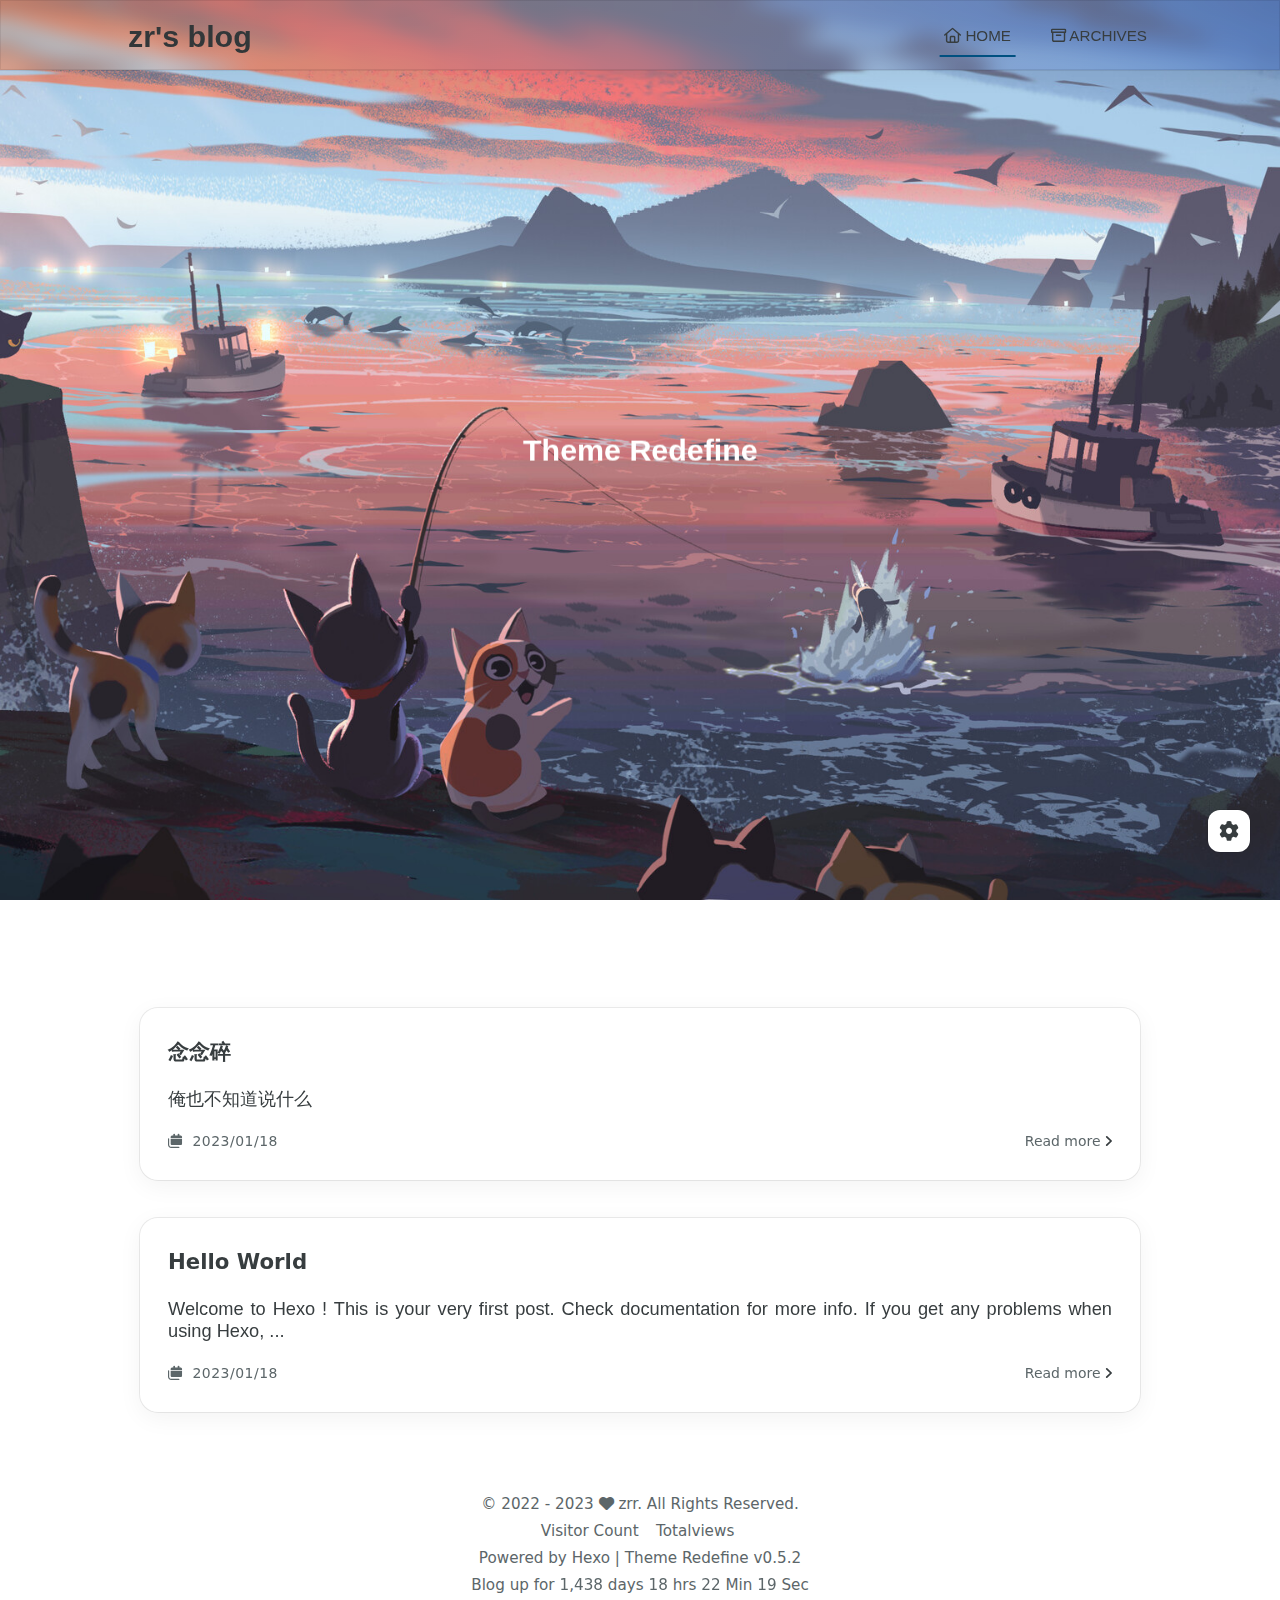
<file: index.html>
<!DOCTYPE html>
<html lang="en">
<head>
    <meta charset="utf-8">
    <meta name="viewport" content="width=device-width, initial-scale=1">
    <meta name="keywords" content="Hexo Theme Redefine">
    <meta name="description" content="Hexo Theme Redefine">
    <meta name="author" content="zrr">
    <link rel="canonical" href="http://example.com" />
    <link rel="apple-touch-icon" sizes="180x180" href="/images/apple-touch-icon-redefine.png">
    <link rel="icon" type="image/png" href="/images/zr.jpg" sizes="192x192">
    <link rel="apple-touch-icon" sizes="180x180" href="/images/zr.jpg">
    <link rel="shortcut icon" href="/images/zr.jpg">
    
    <title>
        
        zr&#39;s blog
    </title>
    
<link rel="stylesheet" href="/css/style.css">

    
<link rel="stylesheet" href="/css/fonts.css">

    
    <link rel="preconnect" href="https://evan.beee.top" crossorigin>
    <script id="hexo-configurations">
    let REDEFINE = window.REDEFINE || {};
    REDEFINE.hexo_config = {"hostname":"example.com","root":"/","language":"en"};
    REDEFINE.theme_config = {"toc":{"enable":true,"number":false,"expand_all":true,"init_open":true},"style":{"primary_color":"#005080","avatar":"/images/zr.jpg","favicon":"/images/zr.jpg","article_img_align":"center","right_side_width":"210px","content_max_width":"1000px","nav_color":{"left":"#f78736","right":"#367df7","transparency":35},"hover":{"shadow":true,"scale":false},"first_screen":{"enable":true,"background_image":{"light":"https://evan.beee.top/img/wallhaven-wqery6-light.webp","dark":"https://evan.beee.top/img/wallhaven-wqery6-dark.webp"},"title_color":{"light":"#fff","dark":"#d1d1b6"},"description":"Theme Redefine"},"scroll":{"progress_bar":{"enable":true},"percent":{"enable":false}}},"local_search":{"enable":false,"preload":true},"code_block":{"copy":true,"style":"mac"},"pjax":{"enable":true},"lazyload":{"enable":true},"version":"0.5.2","friend_links":{"columns":2}};
    REDEFINE.language_ago = {"second":"%s seconds ago","minute":"%s minutes ago","hour":"%s hours ago","day":"%s days ago","week":"%s weeks ago","month":"%s months ago","year":"%s years ago"};
  </script>
    
    
<link rel="stylesheet" href="/css/fontawesome.min.css">

    
<link rel="stylesheet" href="/css/brands.min.css">

    
<link rel="stylesheet" href="/css/solid.min.css">

    
<link rel="stylesheet" href="/css/regular.min.css">

    
    
    
<meta name="generator" content="Hexo 5.4.2"></head>


<body>
<div class="progress-bar-container">
    
        <span class="scroll-progress-bar"></span>
    

    
        <span class="pjax-progress-bar"></span>
        <span class="pjax-progress-icon">
            <i class="fa-solid fa-circle-notch fa-spin"></i>
        </span>
    
</div>


<main class="page-container">

    
        <div class="first-screen-container flex-center">
    <div class="content flex-center">
        <div class="description fade-in-down-animation">
          Theme Redefine
        </div>
        
            <div class="s-icon-list fade-in-down-animation">
                
                    
                
                    
                
                    
                
                    
                
                    
                
            </div>
        
    </div>
</div>

    

    <div class="page-main-content">

        <div class="page-main-content-top">
            <header class="header-wrapper">
    
    <div class="header-content has-first-screen">
        <div class="left">
            
            <a class="logo-title" href="/">
                <h1>
                zr&#39;s blog
                </h1>
            </a>
        </div>

        <div class="right">
            <!-- PC -->
            <div class="pc">
                <ul class="menu-list">
                    
                        
                            <li class="menu-item">
                                <!-- Menu -->
                                <a class="active" 
                                    href="/"  >
                                    
                                        
                                            <i class="fa-regular fa-house"></i>
                                        
                                        HOME
                                    
                                </a>
                                <!-- Submenu -->
                                
                            </li>
                    
                        
                            <li class="menu-item">
                                <!-- Menu -->
                                <a class="" 
                                    href="/archives"  >
                                    
                                        
                                            <i class="fa-regular fa-archive"></i>
                                        
                                        ARCHIVES
                                    
                                </a>
                                <!-- Submenu -->
                                
                            </li>
                    
                    
                </ul>
            </div>
            <!-- Mobile -->
            <div class="mobile">
                
                <div class="icon-item menu-bar">
                    <div class="menu-bar-middle"></div>
                </div>
            </div>
        </div>
    </div>

    <!-- Mobile drawer -->
    <div class="header-drawer">
        <ul class="drawer-menu-list">
            
                
                    <li class="drawer-menu-item flex-center">
                        <a class="active" 
                        href="/"  >
                             
                                
                                    <i class="fa-regular fa-house"></i>
                                
                                HOME
                            
                        </a>
                    </li>
                    <!-- Submenu -->
                    
            
                
                    <li class="drawer-menu-item flex-center">
                        <a class="" 
                        href="/archives"  >
                             
                                
                                    <i class="fa-regular fa-archive"></i>
                                
                                ARCHIVES
                            
                        </a>
                    </li>
                    <!-- Submenu -->
                    
            

        </ul>
    </div>

    <div class="window-mask"></div>

</header>


        </div>

        <div class="page-main-content-middle">

            <div class="main-content">

                
                    <div class="home-content-container fade-in-down-animation">
    <ul class="home-article-list">
        
            <li class="home-article-item">

                

                

                <h3 class="home-article-title">
                    <a href="/2023/01/18/%E5%BF%B5%E5%BF%B5%E7%A2%8E/">
                        念念碎
                    </a>
                </h3>

                <div class="home-article-content markdown-body">
                    
                        俺也不知道说什么
                    
                </div>

                <div class="home-article-meta-info-container">
    <div class="home-article-meta-info">
        <span><i class="fa-solid fa-calendars"></i>&nbsp;
            <span class="home-article-date" data-date="Wed Jan 18 2023 22:19:04 GMT+0800">
                
                    2023/01/18
                
            </span>
        </span>
        
        
    </div>

    <a href="/2023/01/18/%E5%BF%B5%E5%BF%B5%E7%A2%8E/">Read more<span class="seo-reader-text">念念碎</span>&nbsp;<i class="fa-solid fa-angle-right"></i></a>
</div>

            </li>
        
            <li class="home-article-item">

                

                

                <h3 class="home-article-title">
                    <a href="/2023/01/18/hello-world/">
                        Hello World
                    </a>
                </h3>

                <div class="home-article-content markdown-body">
                    
                        Welcome to Hexo ! This is your very first post. Check documentation  for more info. If you get any problems when using Hexo, ...
                    
                </div>

                <div class="home-article-meta-info-container">
    <div class="home-article-meta-info">
        <span><i class="fa-solid fa-calendars"></i>&nbsp;
            <span class="home-article-date" data-date="Wed Jan 18 2023 21:15:09 GMT+0800">
                
                    2023/01/18
                
            </span>
        </span>
        
        
    </div>

    <a href="/2023/01/18/hello-world/">Read more<span class="seo-reader-text">Hello World</span>&nbsp;<i class="fa-solid fa-angle-right"></i></a>
</div>

            </li>
        
    </ul>

    <div class="home-paginator">
        <div class="paginator">
    

    
</div>

    </div>
</div>


                

            </div>



        </div>

        <div class="page-main-content-bottom">
            <footer class="footer">
    <div class="info-container">
        <div class="copyright-info info-item">
            &copy;
            
              <span>2022</span>
              -
            
            2023&nbsp;<i class="fa-solid fa-heart icon-animate"></i>&nbsp;<a href="/">zrr. All Rights Reserved.</a>
        </div>
        
            <script async data-pjax src="//busuanzi.ibruce.info/busuanzi/2.3/busuanzi.pure.mini.js"></script>
            <div class="website-count info-item">
                
                    <span id="busuanzi_container_site_uv">
                        Visitor Count&nbsp;<span id="busuanzi_value_site_uv"></span>&ensp;
                    </span>
                
                
                    <span id="busuanzi_container_site_pv">
                        Totalviews&nbsp;<span id="busuanzi_value_site_pv"></span>
                    </span>
                
            </div>
        
        <div class="theme-info info-item">
            Powered by <a target="_blank" href="https://hexo.io">Hexo</a>&nbsp;|&nbsp;Theme&nbsp;<a class="theme-version" target="_blank" href="https://github.com/EvanNotFound/hexo-theme-redefine">Redefine v0.5.2</a>
        </div>
        
        
        <script async data-pjax defer>
            function odometer_init(){
                    let el = document.getElementsByClassName('odometer');
                    for (i = 0; i < el.length; i++) {
                        od = new Odometer({
                            el: el[i],
                            format: '( ddd).dd',
                            duration: 200
                        });
                    }
            }
            odometer_init();
        </script>
        <div id="start_time_div" style="display:none">
            2022/8/17 11:45:14
        </div>
        
            <div>
                Blog up for <span class="odometer" id="runtime_days" ></span> days <span class="odometer" id="runtime_hours"></span> hrs <span class="odometer" id="runtime_minutes"></span> Min <span class="odometer" id="runtime_seconds"></span> Sec
            </div>
        
        

        
        
    </div>  
</footer>
        </div>
    </div>

    

    <div class="right-bottom-side-tools">
        <div class="side-tools-container">
    <ul class="side-tools-list">
        <li class="tools-item tool-font-adjust-plus flex-center">
            <i class="fa-solid fa-magnifying-glass-plus"></i>
        </li>

        <li class="tools-item tool-font-adjust-minus flex-center">
            <i class="fa-solid fa-magnifying-glass-minus"></i>
        </li>

        <li class="tools-item tool-expand-width flex-center">
            <i class="fa-solid fa-left-right"></i>
        </li>

        <li class="tools-item tool-dark-light-toggle flex-center">
            <i class="fa-solid fa-moon"></i>
        </li>

        <!-- rss -->
        

        
            <li class="tools-item tool-scroll-to-top flex-center">
                <i class="fa-solid fa-arrow-up"></i>
            </li>
        

        <li class="tools-item tool-scroll-to-bottom flex-center">
            <i class="fa-solid fa-arrow-down"></i>
        </li>
    </ul>

    <ul class="exposed-tools-list">
        <li class="tools-item tool-toggle-show flex-center">
            <i class="fa-solid fa-cog fa-spin"></i>
        </li>
        
    </ul>
</div>

    </div>

    <div class="image-viewer-container">
    <img src="">
</div>


    

</main>





<script src="/js/utils.js"></script>

<script src="/js/main.js"></script>

<script src="/js/header-shrink.js"></script>

<script src="/js/back2top.js"></script>

<script src="/js/dark-light-toggle.js"></script>





    
<script src="/js/code-copy.js"></script>




    
<script src="/js/lazyload.js"></script>




    
<script src="/js/runtime.js"></script>

    
<script src="/js/odometer.min.js"></script>

    
<link rel="stylesheet" href="/css/odometer-theme-minimal.css">



<div class="post-scripts pjax">
    
</div>


    
<script src="/js/libs/pjax.min.js"></script>

<script>
    window.addEventListener('DOMContentLoaded', () => {
        window.pjax = new Pjax({
            selectors: [
                'head title',
                '.page-container',
                '.pjax'
            ],
            history: true,
            debug: false,
            cacheBust: false,
            timeout: 0,
            analytics: false,
            currentUrlFullReload: false,
            scrollRestoration: false,
            // scrollTo: true,
        });

        document.addEventListener('pjax:send', () => {
            REDEFINE.utils.pjaxProgressBarStart();
        });

        document.addEventListener('pjax:complete', () => {
            REDEFINE.utils.pjaxProgressBarEnd();
            window.pjax.executeScripts(document.querySelectorAll('script[data-pjax], .pjax script'));
            REDEFINE.refresh();
        });
    });
</script>



</body>
</html>
</file>
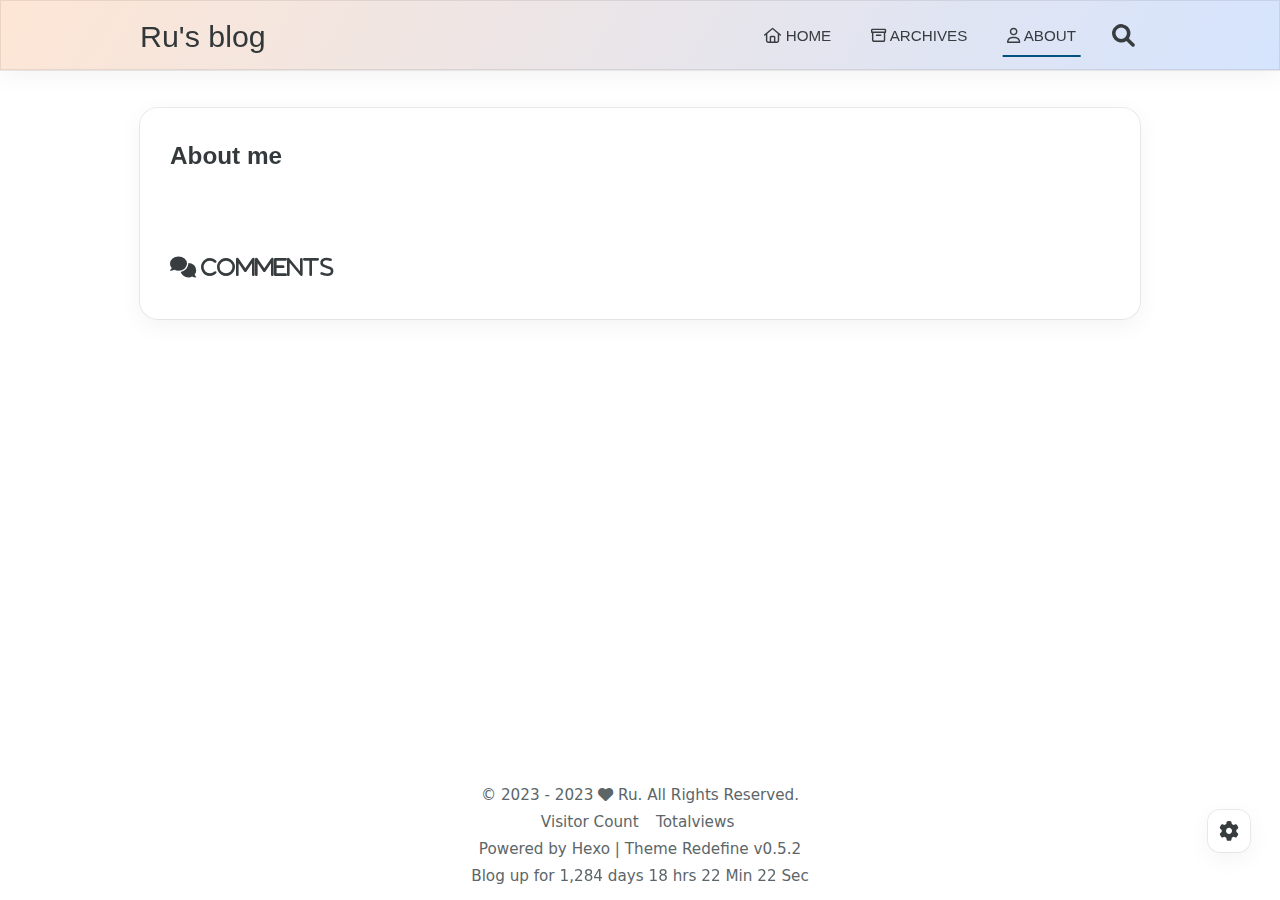
<file: about/index.html>
<!DOCTYPE html>
<html lang="en">
<head>
    <meta charset="utf-8">
    <meta name="viewport" content="width=device-width, initial-scale=1">
    <meta name="keywords" content="Hexo Theme Redefine">
    <meta name="description" content="Hexo Theme Redefine">
    <meta name="author" content="Ru">
    <link rel="canonical" href="http://example.com/about" />
    <link rel="apple-touch-icon" sizes="180x180" href="/images/apple-touch-icon-redefine.png">
    <link rel="icon" type="image/png" href="/images/zr.jpg" sizes="192x192">
    <link rel="apple-touch-icon" sizes="180x180" href="/images/zr.jpg">
    <link rel="shortcut icon" href="/images/zr.jpg">
    
    <title>
        
            About |
        
        Ru&#39;s blog
    </title>
    
<link rel="stylesheet" href="/css/style.css">

    
<link rel="stylesheet" href="/css/fonts.css">

    
    <link rel="preconnect" href="https://evan.beee.top" crossorigin>
    <script id="hexo-configurations">
    let REDEFINE = window.REDEFINE || {};
    REDEFINE.hexo_config = {"hostname":"example.com","root":"/","language":"en","path":"search.xml"};
    REDEFINE.theme_config = {"toc":{"enable":true,"number":false,"expand_all":true,"init_open":true},"style":{"primary_color":"#005080","avatar":"/images/zr.jpg","favicon":"/images/zr.jpg","article_img_align":"center","right_side_width":"210px","content_max_width":"1000px","nav_color":{"left":"#f78736","right":"#367df7","transparency":35},"hover":{"shadow":true,"scale":false},"first_screen":{"enable":true,"background_image":{"light":"/images/bg.jpg","dark":"/images/bg.jpg"},"title_color":{"light":"#fff","dark":"#d1d1b6"},"description":"Every tide hath its ebb"},"scroll":{"progress_bar":{"enable":false},"percent":{"enable":true}}},"local_search":{"enable":true,"preload":true},"code_block":{"copy":true,"style":"simple"},"pjax":{"enable":true},"lazyload":{"enable":true},"version":"0.5.2","friend_links":{"columns":2}};
    REDEFINE.language_ago = {"second":"%s seconds ago","minute":"%s minutes ago","hour":"%s hours ago","day":"%s days ago","week":"%s weeks ago","month":"%s months ago","year":"%s years ago"};
  </script>
    
    
<link rel="stylesheet" href="/css/fontawesome.min.css">

    
<link rel="stylesheet" href="/css/brands.min.css">

    
<link rel="stylesheet" href="/css/solid.min.css">

    
<link rel="stylesheet" href="/css/regular.min.css">

    
    
    
<meta name="generator" content="Hexo 5.4.2"></head>


<body>
<div class="progress-bar-container">
    

    
        <span class="pjax-progress-bar"></span>
        <span class="pjax-progress-icon">
            <i class="fa-solid fa-circle-notch fa-spin"></i>
        </span>
    
</div>


<main class="page-container">

    

    <div class="page-main-content">

        <div class="page-main-content-top">
            <header class="header-wrapper">
    
    <div class="header-content">
        <div class="left">
            
            <a class="logo-title" href="/">
                
                Ru&#39;s blog
                
            </a>
        </div>

        <div class="right">
            <!-- PC -->
            <div class="pc">
                <ul class="menu-list">
                    
                        
                            <li class="menu-item">
                                <!-- Menu -->
                                <a class="" 
                                    href="/"  >
                                    
                                        
                                            <i class="fa-regular fa-house"></i>
                                        
                                        HOME
                                    
                                </a>
                                <!-- Submenu -->
                                
                            </li>
                    
                        
                            <li class="menu-item">
                                <!-- Menu -->
                                <a class="" 
                                    href="/archives"  >
                                    
                                        
                                            <i class="fa-regular fa-archive"></i>
                                        
                                        ARCHIVES
                                    
                                </a>
                                <!-- Submenu -->
                                
                            </li>
                    
                        
                            <li class="menu-item">
                                <!-- Menu -->
                                <a class="active" 
                                    href="/about"  >
                                    
                                        
                                            <i class="fa-regular fa-user"></i>
                                        
                                        ABOUT
                                    
                                </a>
                                <!-- Submenu -->
                                
                            </li>
                    
                    
                        <li class="menu-item search search-popup-trigger">
                            <i class="fa-solid fa-magnifying-glass"></i>
                        </li>
                    
                </ul>
            </div>
            <!-- Mobile -->
            <div class="mobile">
                
                    <div class="icon-item search search-popup-trigger"><i class="fa-solid fa-magnifying-glass"></i></div>
                
                <div class="icon-item menu-bar">
                    <div class="menu-bar-middle"></div>
                </div>
            </div>
        </div>
    </div>

    <!-- Mobile drawer -->
    <div class="header-drawer">
        <ul class="drawer-menu-list">
            
                
                    <li class="drawer-menu-item flex-center">
                        <a class="" 
                        href="/"  >
                             
                                
                                    <i class="fa-regular fa-house"></i>
                                
                                HOME
                            
                        </a>
                    </li>
                    <!-- Submenu -->
                    
            
                
                    <li class="drawer-menu-item flex-center">
                        <a class="" 
                        href="/archives"  >
                             
                                
                                    <i class="fa-regular fa-archive"></i>
                                
                                ARCHIVES
                            
                        </a>
                    </li>
                    <!-- Submenu -->
                    
            
                
                    <li class="drawer-menu-item flex-center">
                        <a class="active" 
                        href="/about"  >
                             
                                
                                    <i class="fa-regular fa-user"></i>
                                
                                ABOUT
                            
                        </a>
                    </li>
                    <!-- Submenu -->
                    
            

        </ul>
    </div>

    <div class="window-mask"></div>

</header>


        </div>

        <div class="page-main-content-middle">

            <div class="main-content">

                
                    <div class="fade-in-down-animation">
    <div class="page-template-container">
        
        
        <div class="page-template-content markdown-body">
            
                <h3 id="About-me"><a href="#About-me" class="headerlink" title="About me"></a>About me</h3>
            
        </div>
        <div class="page-template-comments">
            
                <div class="comments-container">
    <div id="comment-anchor"></div>
    <div class="comment-area-title">
        <i class="fa-solid fa-comments">&nbsp;Comments</i>
    </div>
    
</div>

            
        </div>
    </div>
</div>


                

            </div>



        </div>

        <div class="page-main-content-bottom">
            <footer class="footer">
    <div class="info-container">
        <div class="copyright-info info-item">
            &copy;
            
              <span>2023</span>
              -
            
            2023&nbsp;<i class="fa-solid fa-heart icon-animate"></i>&nbsp;<a href="/">Ru. All Rights Reserved.</a>
        </div>
        
            <script async data-pjax src="//busuanzi.ibruce.info/busuanzi/2.3/busuanzi.pure.mini.js"></script>
            <div class="website-count info-item">
                
                    <span id="busuanzi_container_site_uv">
                        Visitor Count&nbsp;<span id="busuanzi_value_site_uv"></span>&ensp;
                    </span>
                
                
                    <span id="busuanzi_container_site_pv">
                        Totalviews&nbsp;<span id="busuanzi_value_site_pv"></span>
                    </span>
                
            </div>
        
        <div class="theme-info info-item">
            Powered by <a target="_blank" href="https://hexo.io">Hexo</a>&nbsp;|&nbsp;Theme&nbsp;<a class="theme-version" target="_blank" href="https://github.com/EvanNotFound/hexo-theme-redefine">Redefine v0.5.2</a>
        </div>
        
        
        <script async data-pjax defer>
            function odometer_init(){
                    let el = document.getElementsByClassName('odometer');
                    for (i = 0; i < el.length; i++) {
                        od = new Odometer({
                            el: el[i],
                            format: '( ddd).dd',
                            duration: 200
                        });
                    }
            }
            odometer_init();
        </script>
        <div id="start_time_div" style="display:none">
            2023/1/18 11:45:14
        </div>
        
            <div>
                Blog up for <span class="odometer" id="runtime_days" ></span> days <span class="odometer" id="runtime_hours"></span> hrs <span class="odometer" id="runtime_minutes"></span> Min <span class="odometer" id="runtime_seconds"></span> Sec
            </div>
        
        

        
        
    </div>  
</footer>
        </div>
    </div>

    

    <div class="right-bottom-side-tools">
        <div class="side-tools-container">
    <ul class="side-tools-list">
        <li class="tools-item tool-font-adjust-plus flex-center">
            <i class="fa-solid fa-magnifying-glass-plus"></i>
        </li>

        <li class="tools-item tool-font-adjust-minus flex-center">
            <i class="fa-solid fa-magnifying-glass-minus"></i>
        </li>

        <li class="tools-item tool-expand-width flex-center">
            <i class="fa-solid fa-left-right"></i>
        </li>

        <li class="tools-item tool-dark-light-toggle flex-center">
            <i class="fa-solid fa-moon"></i>
        </li>

        <!-- rss -->
        

        

        <li class="tools-item tool-scroll-to-bottom flex-center">
            <i class="fa-solid fa-arrow-down"></i>
        </li>
    </ul>

    <ul class="exposed-tools-list">
        <li class="tools-item tool-toggle-show flex-center">
            <i class="fa-solid fa-cog fa-spin"></i>
        </li>
        
            <li class="tools-item tool-scroll-to-top flex-center">
                <i class="arrow-up fas fa-arrow-up"></i>
                <span class="percent"></span>
            </li>
        
    </ul>
</div>

    </div>

    <div class="image-viewer-container">
    <img src="">
</div>


    
        <div class="search-pop-overlay">
    <div class="popup search-popup">
        <div class="search-header">
          <span class="search-input-field-pre">
            <i class="fa-solid fa-keyboard"></i>
          </span>
            <div class="search-input-container">
                <input autocomplete="off"
                       autocorrect="off"
                       autocapitalize="off"
                       placeholder="Search..."
                       spellcheck="false"
                       type="search"
                       class="search-input"
                >
            </div>
            <span class="popup-btn-close">
                <i class="fa-solid fa-times"></i>
            </span>
        </div>
        <div id="search-result">
            <div id="no-result">
                <i class="fa-solid fa-spinner fa-spin-pulse fa-5x fa-fw"></i>
            </div>
        </div>
    </div>
</div>

    

</main>




<script src="/js/utils.js"></script>

<script src="/js/main.js"></script>

<script src="/js/header-shrink.js"></script>

<script src="/js/back2top.js"></script>

<script src="/js/dark-light-toggle.js"></script>



    
<script src="/js/local-search.js"></script>




    
<script src="/js/code-copy.js"></script>




    
<script src="/js/lazyload.js"></script>




    
<script src="/js/runtime.js"></script>

    
<script src="/js/odometer.min.js"></script>

    
<link rel="stylesheet" href="/css/odometer-theme-minimal.css">



<div class="post-scripts pjax">
    
</div>


    
<script src="/js/libs/pjax.min.js"></script>

<script>
    window.addEventListener('DOMContentLoaded', () => {
        window.pjax = new Pjax({
            selectors: [
                'head title',
                '.page-container',
                '.pjax'
            ],
            history: true,
            debug: false,
            cacheBust: false,
            timeout: 0,
            analytics: false,
            currentUrlFullReload: false,
            scrollRestoration: false,
            // scrollTo: true,
        });

        document.addEventListener('pjax:send', () => {
            REDEFINE.utils.pjaxProgressBarStart();
        });

        document.addEventListener('pjax:complete', () => {
            REDEFINE.utils.pjaxProgressBarEnd();
            window.pjax.executeScripts(document.querySelectorAll('script[data-pjax], .pjax script'));
            REDEFINE.refresh();
        });
    });
</script>



</body>
</html>
</file>
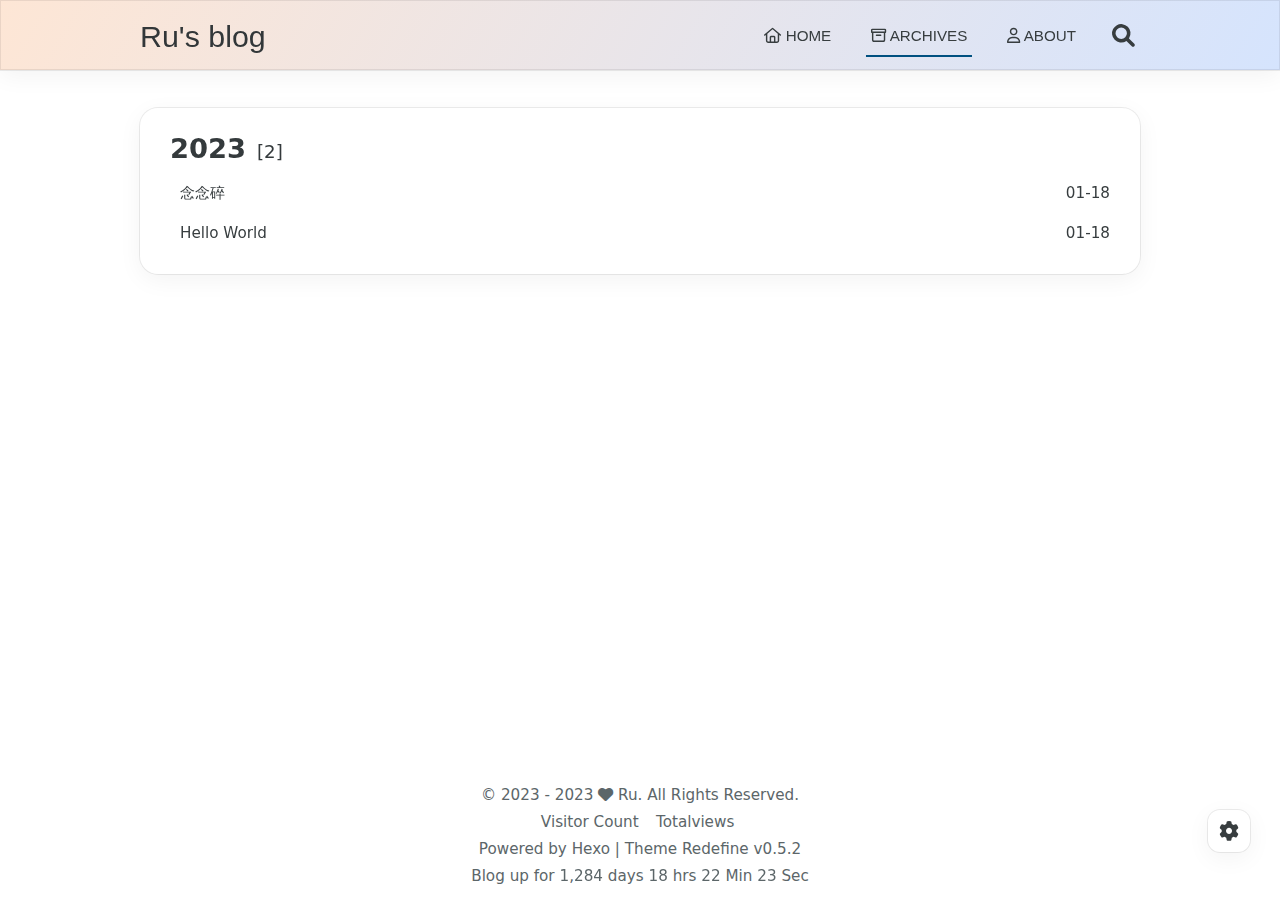
<file: archives/index.html>
<!DOCTYPE html>
<html lang="en">
<head>
    <meta charset="utf-8">
    <meta name="viewport" content="width=device-width, initial-scale=1">
    <meta name="keywords" content="Hexo Theme Redefine">
    <meta name="description" content="Hexo Theme Redefine">
    <meta name="author" content="Ru">
    <link rel="canonical" href="http://example.com/archives" />
    <link rel="apple-touch-icon" sizes="180x180" href="/images/apple-touch-icon-redefine.png">
    <link rel="icon" type="image/png" href="/images/zr.jpg" sizes="192x192">
    <link rel="apple-touch-icon" sizes="180x180" href="/images/zr.jpg">
    <link rel="shortcut icon" href="/images/zr.jpg">
    
    <title>
        
            Archive |
        
        Ru&#39;s blog
    </title>
    
<link rel="stylesheet" href="/css/style.css">

    
<link rel="stylesheet" href="/css/fonts.css">

    
    <link rel="preconnect" href="https://evan.beee.top" crossorigin>
    <script id="hexo-configurations">
    let REDEFINE = window.REDEFINE || {};
    REDEFINE.hexo_config = {"hostname":"example.com","root":"/","language":"en","path":"search.xml"};
    REDEFINE.theme_config = {"toc":{"enable":true,"number":false,"expand_all":true,"init_open":true},"style":{"primary_color":"#005080","avatar":"/images/zr.jpg","favicon":"/images/zr.jpg","article_img_align":"center","right_side_width":"210px","content_max_width":"1000px","nav_color":{"left":"#f78736","right":"#367df7","transparency":35},"hover":{"shadow":true,"scale":false},"first_screen":{"enable":true,"background_image":{"light":"/images/bg.jpg","dark":"/images/bg.jpg"},"title_color":{"light":"#fff","dark":"#d1d1b6"},"description":"Every tide hath its ebb"},"scroll":{"progress_bar":{"enable":false},"percent":{"enable":true}}},"local_search":{"enable":true,"preload":true},"code_block":{"copy":true,"style":"simple"},"pjax":{"enable":true},"lazyload":{"enable":true},"version":"0.5.2","friend_links":{"columns":2}};
    REDEFINE.language_ago = {"second":"%s seconds ago","minute":"%s minutes ago","hour":"%s hours ago","day":"%s days ago","week":"%s weeks ago","month":"%s months ago","year":"%s years ago"};
  </script>
    
    
<link rel="stylesheet" href="/css/fontawesome.min.css">

    
<link rel="stylesheet" href="/css/brands.min.css">

    
<link rel="stylesheet" href="/css/solid.min.css">

    
<link rel="stylesheet" href="/css/regular.min.css">

    
    
    
<meta name="generator" content="Hexo 5.4.2"></head>


<body>
<div class="progress-bar-container">
    

    
        <span class="pjax-progress-bar"></span>
        <span class="pjax-progress-icon">
            <i class="fa-solid fa-circle-notch fa-spin"></i>
        </span>
    
</div>


<main class="page-container">

    

    <div class="page-main-content">

        <div class="page-main-content-top">
            <header class="header-wrapper">
    
    <div class="header-content">
        <div class="left">
            
            <a class="logo-title" href="/">
                
                Ru&#39;s blog
                
            </a>
        </div>

        <div class="right">
            <!-- PC -->
            <div class="pc">
                <ul class="menu-list">
                    
                        
                            <li class="menu-item">
                                <!-- Menu -->
                                <a class="" 
                                    href="/"  >
                                    
                                        
                                            <i class="fa-regular fa-house"></i>
                                        
                                        HOME
                                    
                                </a>
                                <!-- Submenu -->
                                
                            </li>
                    
                        
                            <li class="menu-item">
                                <!-- Menu -->
                                <a class="active" 
                                    href="/archives"  >
                                    
                                        
                                            <i class="fa-regular fa-archive"></i>
                                        
                                        ARCHIVES
                                    
                                </a>
                                <!-- Submenu -->
                                
                            </li>
                    
                        
                            <li class="menu-item">
                                <!-- Menu -->
                                <a class="" 
                                    href="/about"  >
                                    
                                        
                                            <i class="fa-regular fa-user"></i>
                                        
                                        ABOUT
                                    
                                </a>
                                <!-- Submenu -->
                                
                            </li>
                    
                    
                        <li class="menu-item search search-popup-trigger">
                            <i class="fa-solid fa-magnifying-glass"></i>
                        </li>
                    
                </ul>
            </div>
            <!-- Mobile -->
            <div class="mobile">
                
                    <div class="icon-item search search-popup-trigger"><i class="fa-solid fa-magnifying-glass"></i></div>
                
                <div class="icon-item menu-bar">
                    <div class="menu-bar-middle"></div>
                </div>
            </div>
        </div>
    </div>

    <!-- Mobile drawer -->
    <div class="header-drawer">
        <ul class="drawer-menu-list">
            
                
                    <li class="drawer-menu-item flex-center">
                        <a class="" 
                        href="/"  >
                             
                                
                                    <i class="fa-regular fa-house"></i>
                                
                                HOME
                            
                        </a>
                    </li>
                    <!-- Submenu -->
                    
            
                
                    <li class="drawer-menu-item flex-center">
                        <a class="active" 
                        href="/archives"  >
                             
                                
                                    <i class="fa-regular fa-archive"></i>
                                
                                ARCHIVES
                            
                        </a>
                    </li>
                    <!-- Submenu -->
                    
            
                
                    <li class="drawer-menu-item flex-center">
                        <a class="" 
                        href="/about"  >
                             
                                
                                    <i class="fa-regular fa-user"></i>
                                
                                ABOUT
                            
                        </a>
                    </li>
                    <!-- Submenu -->
                    
            

        </ul>
    </div>

    <div class="window-mask"></div>

</header>


        </div>

        <div class="page-main-content-middle">

            <div class="main-content">

                
                    <div class="fade-in-down-animation">
    <div class="archive-container ">
        
<div class="archive-list-container">
    
        <section class="archive-item">
            <div class="archive-item-header">
                <span class="archive-year">2023</span>
                <span class="archive-year-post-count">[2]</span>
            </div>
            <ul class="article-list">
                
                    <li class="article-item">
                        <a class="article-title"
                           href="/2023/01/18/%E5%BF%B5%E5%BF%B5%E7%A2%8E/"
                        >念念碎</a>
                        <span class="article-date">01-18</span>
                    </li>
                
                    <li class="article-item">
                        <a class="article-title"
                           href="/2023/01/18/hello-world/"
                        >Hello World</a>
                        <span class="article-date">01-18</span>
                    </li>
                
            </ul>
        </section>
    
</div>

    </div>
</div>

                

            </div>



        </div>

        <div class="page-main-content-bottom">
            <footer class="footer">
    <div class="info-container">
        <div class="copyright-info info-item">
            &copy;
            
              <span>2023</span>
              -
            
            2023&nbsp;<i class="fa-solid fa-heart icon-animate"></i>&nbsp;<a href="/">Ru. All Rights Reserved.</a>
        </div>
        
            <script async data-pjax src="//busuanzi.ibruce.info/busuanzi/2.3/busuanzi.pure.mini.js"></script>
            <div class="website-count info-item">
                
                    <span id="busuanzi_container_site_uv">
                        Visitor Count&nbsp;<span id="busuanzi_value_site_uv"></span>&ensp;
                    </span>
                
                
                    <span id="busuanzi_container_site_pv">
                        Totalviews&nbsp;<span id="busuanzi_value_site_pv"></span>
                    </span>
                
            </div>
        
        <div class="theme-info info-item">
            Powered by <a target="_blank" href="https://hexo.io">Hexo</a>&nbsp;|&nbsp;Theme&nbsp;<a class="theme-version" target="_blank" href="https://github.com/EvanNotFound/hexo-theme-redefine">Redefine v0.5.2</a>
        </div>
        
        
        <script async data-pjax defer>
            function odometer_init(){
                    let el = document.getElementsByClassName('odometer');
                    for (i = 0; i < el.length; i++) {
                        od = new Odometer({
                            el: el[i],
                            format: '( ddd).dd',
                            duration: 200
                        });
                    }
            }
            odometer_init();
        </script>
        <div id="start_time_div" style="display:none">
            2023/1/18 11:45:14
        </div>
        
            <div>
                Blog up for <span class="odometer" id="runtime_days" ></span> days <span class="odometer" id="runtime_hours"></span> hrs <span class="odometer" id="runtime_minutes"></span> Min <span class="odometer" id="runtime_seconds"></span> Sec
            </div>
        
        

        
        
    </div>  
</footer>
        </div>
    </div>

    

    <div class="right-bottom-side-tools">
        <div class="side-tools-container">
    <ul class="side-tools-list">
        <li class="tools-item tool-font-adjust-plus flex-center">
            <i class="fa-solid fa-magnifying-glass-plus"></i>
        </li>

        <li class="tools-item tool-font-adjust-minus flex-center">
            <i class="fa-solid fa-magnifying-glass-minus"></i>
        </li>

        <li class="tools-item tool-expand-width flex-center">
            <i class="fa-solid fa-left-right"></i>
        </li>

        <li class="tools-item tool-dark-light-toggle flex-center">
            <i class="fa-solid fa-moon"></i>
        </li>

        <!-- rss -->
        

        

        <li class="tools-item tool-scroll-to-bottom flex-center">
            <i class="fa-solid fa-arrow-down"></i>
        </li>
    </ul>

    <ul class="exposed-tools-list">
        <li class="tools-item tool-toggle-show flex-center">
            <i class="fa-solid fa-cog fa-spin"></i>
        </li>
        
            <li class="tools-item tool-scroll-to-top flex-center">
                <i class="arrow-up fas fa-arrow-up"></i>
                <span class="percent"></span>
            </li>
        
    </ul>
</div>

    </div>

    <div class="image-viewer-container">
    <img src="">
</div>


    
        <div class="search-pop-overlay">
    <div class="popup search-popup">
        <div class="search-header">
          <span class="search-input-field-pre">
            <i class="fa-solid fa-keyboard"></i>
          </span>
            <div class="search-input-container">
                <input autocomplete="off"
                       autocorrect="off"
                       autocapitalize="off"
                       placeholder="Search..."
                       spellcheck="false"
                       type="search"
                       class="search-input"
                >
            </div>
            <span class="popup-btn-close">
                <i class="fa-solid fa-times"></i>
            </span>
        </div>
        <div id="search-result">
            <div id="no-result">
                <i class="fa-solid fa-spinner fa-spin-pulse fa-5x fa-fw"></i>
            </div>
        </div>
    </div>
</div>

    

</main>




<script src="/js/utils.js"></script>

<script src="/js/main.js"></script>

<script src="/js/header-shrink.js"></script>

<script src="/js/back2top.js"></script>

<script src="/js/dark-light-toggle.js"></script>



    
<script src="/js/local-search.js"></script>




    
<script src="/js/code-copy.js"></script>




    
<script src="/js/lazyload.js"></script>




    
<script src="/js/runtime.js"></script>

    
<script src="/js/odometer.min.js"></script>

    
<link rel="stylesheet" href="/css/odometer-theme-minimal.css">



<div class="post-scripts pjax">
    
</div>


    
<script src="/js/libs/pjax.min.js"></script>

<script>
    window.addEventListener('DOMContentLoaded', () => {
        window.pjax = new Pjax({
            selectors: [
                'head title',
                '.page-container',
                '.pjax'
            ],
            history: true,
            debug: false,
            cacheBust: false,
            timeout: 0,
            analytics: false,
            currentUrlFullReload: false,
            scrollRestoration: false,
            // scrollTo: true,
        });

        document.addEventListener('pjax:send', () => {
            REDEFINE.utils.pjaxProgressBarStart();
        });

        document.addEventListener('pjax:complete', () => {
            REDEFINE.utils.pjaxProgressBarEnd();
            window.pjax.executeScripts(document.querySelectorAll('script[data-pjax], .pjax script'));
            REDEFINE.refresh();
        });
    });
</script>



</body>
</html>
</file>
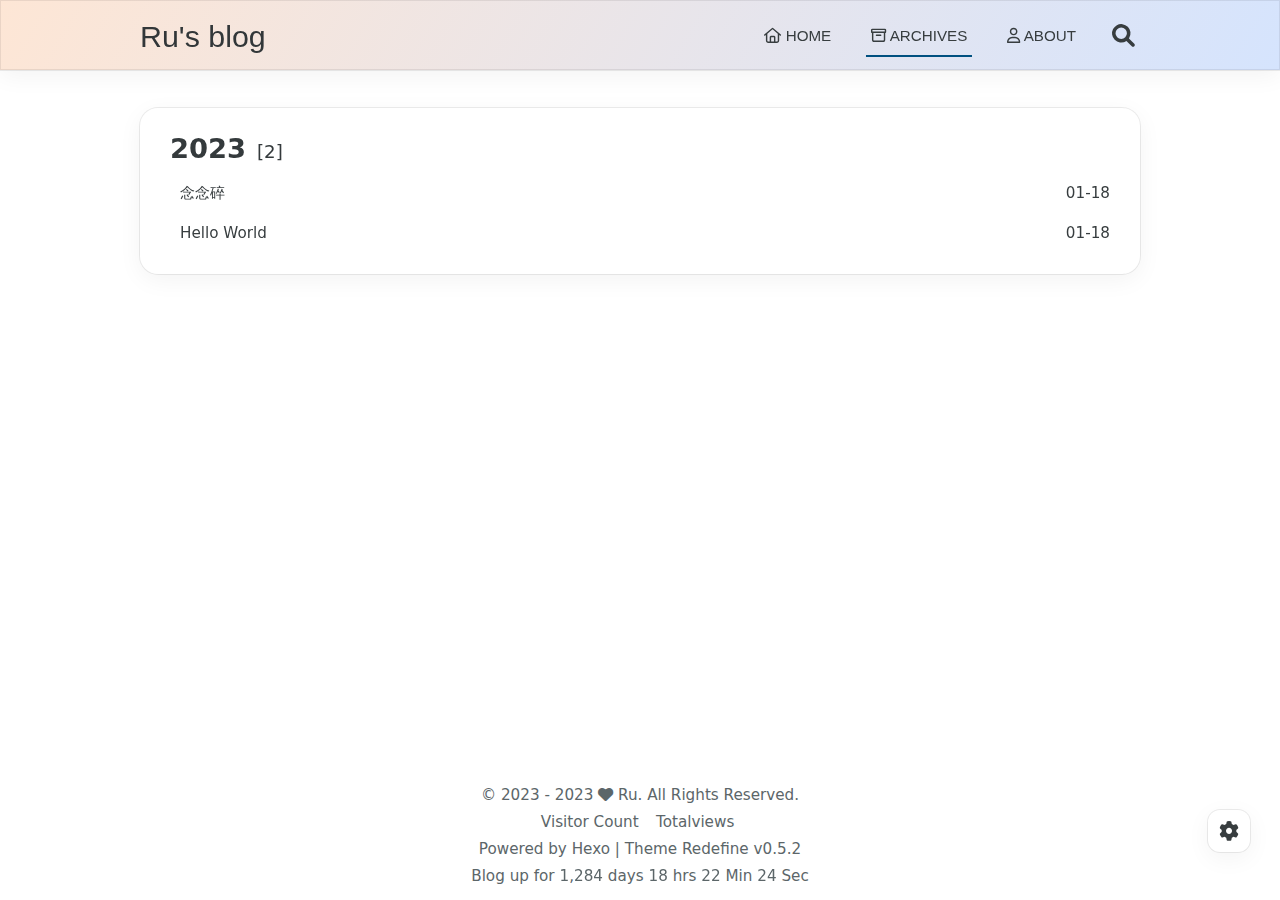
<file: archives/2023/index.html>
<!DOCTYPE html>
<html lang="en">
<head>
    <meta charset="utf-8">
    <meta name="viewport" content="width=device-width, initial-scale=1">
    <meta name="keywords" content="Hexo Theme Redefine">
    <meta name="description" content="Hexo Theme Redefine">
    <meta name="author" content="Ru">
    <link rel="canonical" href="http://example.com/archives/2023" />
    <link rel="apple-touch-icon" sizes="180x180" href="/images/apple-touch-icon-redefine.png">
    <link rel="icon" type="image/png" href="/images/zr.jpg" sizes="192x192">
    <link rel="apple-touch-icon" sizes="180x180" href="/images/zr.jpg">
    <link rel="shortcut icon" href="/images/zr.jpg">
    
    <title>
        
            Archive: 2023 |
        
        Ru&#39;s blog
    </title>
    
<link rel="stylesheet" href="/css/style.css">

    
<link rel="stylesheet" href="/css/fonts.css">

    
    <link rel="preconnect" href="https://evan.beee.top" crossorigin>
    <script id="hexo-configurations">
    let REDEFINE = window.REDEFINE || {};
    REDEFINE.hexo_config = {"hostname":"example.com","root":"/","language":"en","path":"search.xml"};
    REDEFINE.theme_config = {"toc":{"enable":true,"number":false,"expand_all":true,"init_open":true},"style":{"primary_color":"#005080","avatar":"/images/zr.jpg","favicon":"/images/zr.jpg","article_img_align":"center","right_side_width":"210px","content_max_width":"1000px","nav_color":{"left":"#f78736","right":"#367df7","transparency":35},"hover":{"shadow":true,"scale":false},"first_screen":{"enable":true,"background_image":{"light":"/images/bg.jpg","dark":"/images/bg.jpg"},"title_color":{"light":"#fff","dark":"#d1d1b6"},"description":"Every tide hath its ebb"},"scroll":{"progress_bar":{"enable":false},"percent":{"enable":true}}},"local_search":{"enable":true,"preload":true},"code_block":{"copy":true,"style":"simple"},"pjax":{"enable":true},"lazyload":{"enable":true},"version":"0.5.2","friend_links":{"columns":2}};
    REDEFINE.language_ago = {"second":"%s seconds ago","minute":"%s minutes ago","hour":"%s hours ago","day":"%s days ago","week":"%s weeks ago","month":"%s months ago","year":"%s years ago"};
  </script>
    
    
<link rel="stylesheet" href="/css/fontawesome.min.css">

    
<link rel="stylesheet" href="/css/brands.min.css">

    
<link rel="stylesheet" href="/css/solid.min.css">

    
<link rel="stylesheet" href="/css/regular.min.css">

    
    
    
<meta name="generator" content="Hexo 5.4.2"></head>


<body>
<div class="progress-bar-container">
    

    
        <span class="pjax-progress-bar"></span>
        <span class="pjax-progress-icon">
            <i class="fa-solid fa-circle-notch fa-spin"></i>
        </span>
    
</div>


<main class="page-container">

    

    <div class="page-main-content">

        <div class="page-main-content-top">
            <header class="header-wrapper">
    
    <div class="header-content">
        <div class="left">
            
            <a class="logo-title" href="/">
                
                Ru&#39;s blog
                
            </a>
        </div>

        <div class="right">
            <!-- PC -->
            <div class="pc">
                <ul class="menu-list">
                    
                        
                            <li class="menu-item">
                                <!-- Menu -->
                                <a class="" 
                                    href="/"  >
                                    
                                        
                                            <i class="fa-regular fa-house"></i>
                                        
                                        HOME
                                    
                                </a>
                                <!-- Submenu -->
                                
                            </li>
                    
                        
                            <li class="menu-item">
                                <!-- Menu -->
                                <a class="active" 
                                    href="/archives"  >
                                    
                                        
                                            <i class="fa-regular fa-archive"></i>
                                        
                                        ARCHIVES
                                    
                                </a>
                                <!-- Submenu -->
                                
                            </li>
                    
                        
                            <li class="menu-item">
                                <!-- Menu -->
                                <a class="" 
                                    href="/about"  >
                                    
                                        
                                            <i class="fa-regular fa-user"></i>
                                        
                                        ABOUT
                                    
                                </a>
                                <!-- Submenu -->
                                
                            </li>
                    
                    
                        <li class="menu-item search search-popup-trigger">
                            <i class="fa-solid fa-magnifying-glass"></i>
                        </li>
                    
                </ul>
            </div>
            <!-- Mobile -->
            <div class="mobile">
                
                    <div class="icon-item search search-popup-trigger"><i class="fa-solid fa-magnifying-glass"></i></div>
                
                <div class="icon-item menu-bar">
                    <div class="menu-bar-middle"></div>
                </div>
            </div>
        </div>
    </div>

    <!-- Mobile drawer -->
    <div class="header-drawer">
        <ul class="drawer-menu-list">
            
                
                    <li class="drawer-menu-item flex-center">
                        <a class="" 
                        href="/"  >
                             
                                
                                    <i class="fa-regular fa-house"></i>
                                
                                HOME
                            
                        </a>
                    </li>
                    <!-- Submenu -->
                    
            
                
                    <li class="drawer-menu-item flex-center">
                        <a class="active" 
                        href="/archives"  >
                             
                                
                                    <i class="fa-regular fa-archive"></i>
                                
                                ARCHIVES
                            
                        </a>
                    </li>
                    <!-- Submenu -->
                    
            
                
                    <li class="drawer-menu-item flex-center">
                        <a class="" 
                        href="/about"  >
                             
                                
                                    <i class="fa-regular fa-user"></i>
                                
                                ABOUT
                            
                        </a>
                    </li>
                    <!-- Submenu -->
                    
            

        </ul>
    </div>

    <div class="window-mask"></div>

</header>


        </div>

        <div class="page-main-content-middle">

            <div class="main-content">

                
                    <div class="fade-in-down-animation">
    <div class="archive-container ">
        
<div class="archive-list-container">
    
        <section class="archive-item">
            <div class="archive-item-header">
                <span class="archive-year">2023</span>
                <span class="archive-year-post-count">[2]</span>
            </div>
            <ul class="article-list">
                
                    <li class="article-item">
                        <a class="article-title"
                           href="/2023/01/18/%E5%BF%B5%E5%BF%B5%E7%A2%8E/"
                        >念念碎</a>
                        <span class="article-date">01-18</span>
                    </li>
                
                    <li class="article-item">
                        <a class="article-title"
                           href="/2023/01/18/hello-world/"
                        >Hello World</a>
                        <span class="article-date">01-18</span>
                    </li>
                
            </ul>
        </section>
    
</div>

    </div>
</div>

                

            </div>



        </div>

        <div class="page-main-content-bottom">
            <footer class="footer">
    <div class="info-container">
        <div class="copyright-info info-item">
            &copy;
            
              <span>2023</span>
              -
            
            2023&nbsp;<i class="fa-solid fa-heart icon-animate"></i>&nbsp;<a href="/">Ru. All Rights Reserved.</a>
        </div>
        
            <script async data-pjax src="//busuanzi.ibruce.info/busuanzi/2.3/busuanzi.pure.mini.js"></script>
            <div class="website-count info-item">
                
                    <span id="busuanzi_container_site_uv">
                        Visitor Count&nbsp;<span id="busuanzi_value_site_uv"></span>&ensp;
                    </span>
                
                
                    <span id="busuanzi_container_site_pv">
                        Totalviews&nbsp;<span id="busuanzi_value_site_pv"></span>
                    </span>
                
            </div>
        
        <div class="theme-info info-item">
            Powered by <a target="_blank" href="https://hexo.io">Hexo</a>&nbsp;|&nbsp;Theme&nbsp;<a class="theme-version" target="_blank" href="https://github.com/EvanNotFound/hexo-theme-redefine">Redefine v0.5.2</a>
        </div>
        
        
        <script async data-pjax defer>
            function odometer_init(){
                    let el = document.getElementsByClassName('odometer');
                    for (i = 0; i < el.length; i++) {
                        od = new Odometer({
                            el: el[i],
                            format: '( ddd).dd',
                            duration: 200
                        });
                    }
            }
            odometer_init();
        </script>
        <div id="start_time_div" style="display:none">
            2023/1/18 11:45:14
        </div>
        
            <div>
                Blog up for <span class="odometer" id="runtime_days" ></span> days <span class="odometer" id="runtime_hours"></span> hrs <span class="odometer" id="runtime_minutes"></span> Min <span class="odometer" id="runtime_seconds"></span> Sec
            </div>
        
        

        
        
    </div>  
</footer>
        </div>
    </div>

    

    <div class="right-bottom-side-tools">
        <div class="side-tools-container">
    <ul class="side-tools-list">
        <li class="tools-item tool-font-adjust-plus flex-center">
            <i class="fa-solid fa-magnifying-glass-plus"></i>
        </li>

        <li class="tools-item tool-font-adjust-minus flex-center">
            <i class="fa-solid fa-magnifying-glass-minus"></i>
        </li>

        <li class="tools-item tool-expand-width flex-center">
            <i class="fa-solid fa-left-right"></i>
        </li>

        <li class="tools-item tool-dark-light-toggle flex-center">
            <i class="fa-solid fa-moon"></i>
        </li>

        <!-- rss -->
        

        

        <li class="tools-item tool-scroll-to-bottom flex-center">
            <i class="fa-solid fa-arrow-down"></i>
        </li>
    </ul>

    <ul class="exposed-tools-list">
        <li class="tools-item tool-toggle-show flex-center">
            <i class="fa-solid fa-cog fa-spin"></i>
        </li>
        
            <li class="tools-item tool-scroll-to-top flex-center">
                <i class="arrow-up fas fa-arrow-up"></i>
                <span class="percent"></span>
            </li>
        
    </ul>
</div>

    </div>

    <div class="image-viewer-container">
    <img src="">
</div>


    
        <div class="search-pop-overlay">
    <div class="popup search-popup">
        <div class="search-header">
          <span class="search-input-field-pre">
            <i class="fa-solid fa-keyboard"></i>
          </span>
            <div class="search-input-container">
                <input autocomplete="off"
                       autocorrect="off"
                       autocapitalize="off"
                       placeholder="Search..."
                       spellcheck="false"
                       type="search"
                       class="search-input"
                >
            </div>
            <span class="popup-btn-close">
                <i class="fa-solid fa-times"></i>
            </span>
        </div>
        <div id="search-result">
            <div id="no-result">
                <i class="fa-solid fa-spinner fa-spin-pulse fa-5x fa-fw"></i>
            </div>
        </div>
    </div>
</div>

    

</main>




<script src="/js/utils.js"></script>

<script src="/js/main.js"></script>

<script src="/js/header-shrink.js"></script>

<script src="/js/back2top.js"></script>

<script src="/js/dark-light-toggle.js"></script>



    
<script src="/js/local-search.js"></script>




    
<script src="/js/code-copy.js"></script>




    
<script src="/js/lazyload.js"></script>




    
<script src="/js/runtime.js"></script>

    
<script src="/js/odometer.min.js"></script>

    
<link rel="stylesheet" href="/css/odometer-theme-minimal.css">



<div class="post-scripts pjax">
    
</div>


    
<script src="/js/libs/pjax.min.js"></script>

<script>
    window.addEventListener('DOMContentLoaded', () => {
        window.pjax = new Pjax({
            selectors: [
                'head title',
                '.page-container',
                '.pjax'
            ],
            history: true,
            debug: false,
            cacheBust: false,
            timeout: 0,
            analytics: false,
            currentUrlFullReload: false,
            scrollRestoration: false,
            // scrollTo: true,
        });

        document.addEventListener('pjax:send', () => {
            REDEFINE.utils.pjaxProgressBarStart();
        });

        document.addEventListener('pjax:complete', () => {
            REDEFINE.utils.pjaxProgressBarEnd();
            window.pjax.executeScripts(document.querySelectorAll('script[data-pjax], .pjax script'));
            REDEFINE.refresh();
        });
    });
</script>



</body>
</html>
</file>
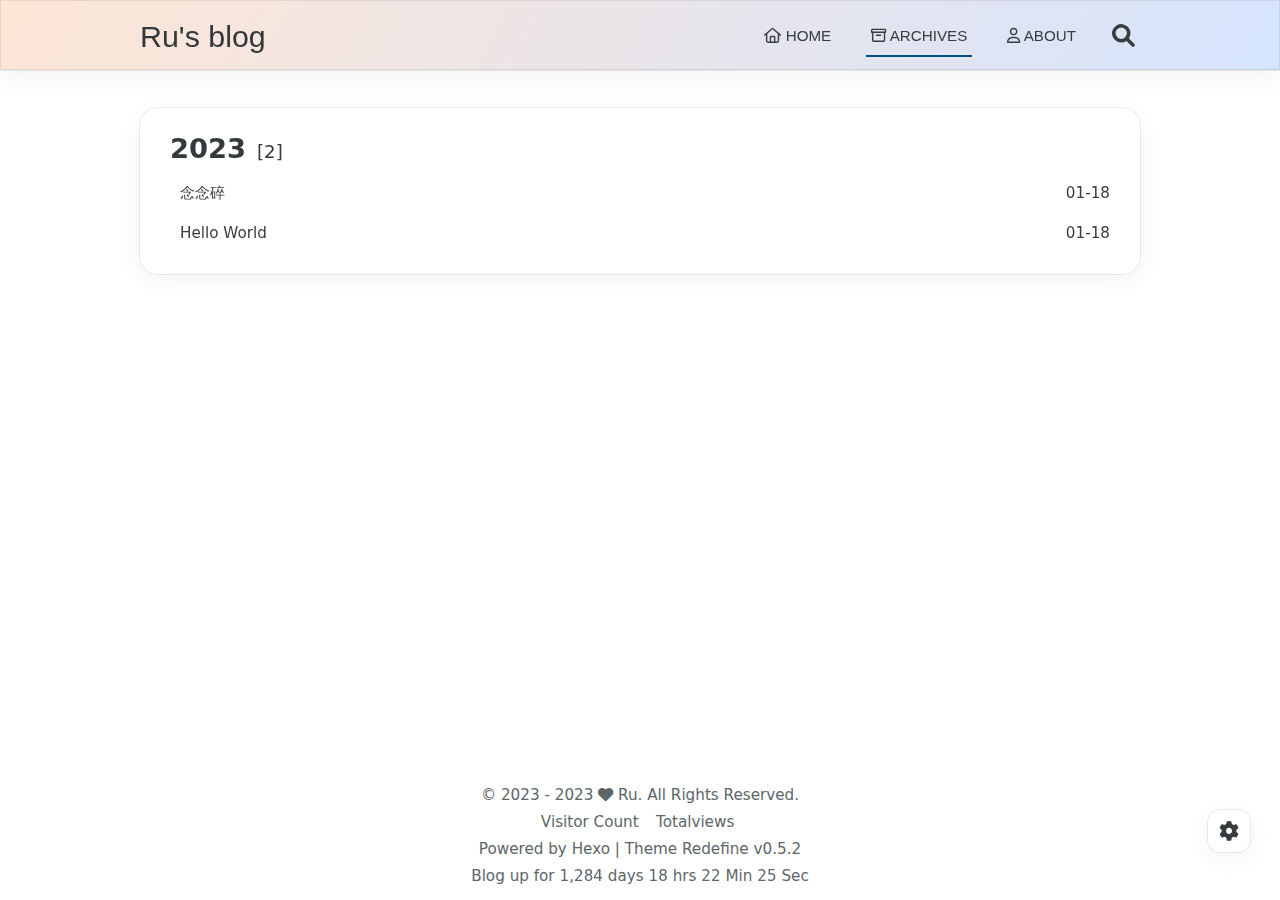
<file: archives/2023/01/index.html>
<!DOCTYPE html>
<html lang="en">
<head>
    <meta charset="utf-8">
    <meta name="viewport" content="width=device-width, initial-scale=1">
    <meta name="keywords" content="Hexo Theme Redefine">
    <meta name="description" content="Hexo Theme Redefine">
    <meta name="author" content="Ru">
    <link rel="canonical" href="http://example.com/archives/2023/01" />
    <link rel="apple-touch-icon" sizes="180x180" href="/images/apple-touch-icon-redefine.png">
    <link rel="icon" type="image/png" href="/images/zr.jpg" sizes="192x192">
    <link rel="apple-touch-icon" sizes="180x180" href="/images/zr.jpg">
    <link rel="shortcut icon" href="/images/zr.jpg">
    
    <title>
        
            Archive: 2023/1 |
        
        Ru&#39;s blog
    </title>
    
<link rel="stylesheet" href="/css/style.css">

    
<link rel="stylesheet" href="/css/fonts.css">

    
    <link rel="preconnect" href="https://evan.beee.top" crossorigin>
    <script id="hexo-configurations">
    let REDEFINE = window.REDEFINE || {};
    REDEFINE.hexo_config = {"hostname":"example.com","root":"/","language":"en","path":"search.xml"};
    REDEFINE.theme_config = {"toc":{"enable":true,"number":false,"expand_all":true,"init_open":true},"style":{"primary_color":"#005080","avatar":"/images/zr.jpg","favicon":"/images/zr.jpg","article_img_align":"center","right_side_width":"210px","content_max_width":"1000px","nav_color":{"left":"#f78736","right":"#367df7","transparency":35},"hover":{"shadow":true,"scale":false},"first_screen":{"enable":true,"background_image":{"light":"/images/bg.jpg","dark":"/images/bg.jpg"},"title_color":{"light":"#fff","dark":"#d1d1b6"},"description":"Every tide hath its ebb"},"scroll":{"progress_bar":{"enable":false},"percent":{"enable":true}}},"local_search":{"enable":true,"preload":true},"code_block":{"copy":true,"style":"simple"},"pjax":{"enable":true},"lazyload":{"enable":true},"version":"0.5.2","friend_links":{"columns":2}};
    REDEFINE.language_ago = {"second":"%s seconds ago","minute":"%s minutes ago","hour":"%s hours ago","day":"%s days ago","week":"%s weeks ago","month":"%s months ago","year":"%s years ago"};
  </script>
    
    
<link rel="stylesheet" href="/css/fontawesome.min.css">

    
<link rel="stylesheet" href="/css/brands.min.css">

    
<link rel="stylesheet" href="/css/solid.min.css">

    
<link rel="stylesheet" href="/css/regular.min.css">

    
    
    
<meta name="generator" content="Hexo 5.4.2"></head>


<body>
<div class="progress-bar-container">
    

    
        <span class="pjax-progress-bar"></span>
        <span class="pjax-progress-icon">
            <i class="fa-solid fa-circle-notch fa-spin"></i>
        </span>
    
</div>


<main class="page-container">

    

    <div class="page-main-content">

        <div class="page-main-content-top">
            <header class="header-wrapper">
    
    <div class="header-content">
        <div class="left">
            
            <a class="logo-title" href="/">
                
                Ru&#39;s blog
                
            </a>
        </div>

        <div class="right">
            <!-- PC -->
            <div class="pc">
                <ul class="menu-list">
                    
                        
                            <li class="menu-item">
                                <!-- Menu -->
                                <a class="" 
                                    href="/"  >
                                    
                                        
                                            <i class="fa-regular fa-house"></i>
                                        
                                        HOME
                                    
                                </a>
                                <!-- Submenu -->
                                
                            </li>
                    
                        
                            <li class="menu-item">
                                <!-- Menu -->
                                <a class="active" 
                                    href="/archives"  >
                                    
                                        
                                            <i class="fa-regular fa-archive"></i>
                                        
                                        ARCHIVES
                                    
                                </a>
                                <!-- Submenu -->
                                
                            </li>
                    
                        
                            <li class="menu-item">
                                <!-- Menu -->
                                <a class="" 
                                    href="/about"  >
                                    
                                        
                                            <i class="fa-regular fa-user"></i>
                                        
                                        ABOUT
                                    
                                </a>
                                <!-- Submenu -->
                                
                            </li>
                    
                    
                        <li class="menu-item search search-popup-trigger">
                            <i class="fa-solid fa-magnifying-glass"></i>
                        </li>
                    
                </ul>
            </div>
            <!-- Mobile -->
            <div class="mobile">
                
                    <div class="icon-item search search-popup-trigger"><i class="fa-solid fa-magnifying-glass"></i></div>
                
                <div class="icon-item menu-bar">
                    <div class="menu-bar-middle"></div>
                </div>
            </div>
        </div>
    </div>

    <!-- Mobile drawer -->
    <div class="header-drawer">
        <ul class="drawer-menu-list">
            
                
                    <li class="drawer-menu-item flex-center">
                        <a class="" 
                        href="/"  >
                             
                                
                                    <i class="fa-regular fa-house"></i>
                                
                                HOME
                            
                        </a>
                    </li>
                    <!-- Submenu -->
                    
            
                
                    <li class="drawer-menu-item flex-center">
                        <a class="active" 
                        href="/archives"  >
                             
                                
                                    <i class="fa-regular fa-archive"></i>
                                
                                ARCHIVES
                            
                        </a>
                    </li>
                    <!-- Submenu -->
                    
            
                
                    <li class="drawer-menu-item flex-center">
                        <a class="" 
                        href="/about"  >
                             
                                
                                    <i class="fa-regular fa-user"></i>
                                
                                ABOUT
                            
                        </a>
                    </li>
                    <!-- Submenu -->
                    
            

        </ul>
    </div>

    <div class="window-mask"></div>

</header>


        </div>

        <div class="page-main-content-middle">

            <div class="main-content">

                
                    <div class="fade-in-down-animation">
    <div class="archive-container ">
        
<div class="archive-list-container">
    
        <section class="archive-item">
            <div class="archive-item-header">
                <span class="archive-year">2023</span>
                <span class="archive-year-post-count">[2]</span>
            </div>
            <ul class="article-list">
                
                    <li class="article-item">
                        <a class="article-title"
                           href="/2023/01/18/%E5%BF%B5%E5%BF%B5%E7%A2%8E/"
                        >念念碎</a>
                        <span class="article-date">01-18</span>
                    </li>
                
                    <li class="article-item">
                        <a class="article-title"
                           href="/2023/01/18/hello-world/"
                        >Hello World</a>
                        <span class="article-date">01-18</span>
                    </li>
                
            </ul>
        </section>
    
</div>

    </div>
</div>

                

            </div>



        </div>

        <div class="page-main-content-bottom">
            <footer class="footer">
    <div class="info-container">
        <div class="copyright-info info-item">
            &copy;
            
              <span>2023</span>
              -
            
            2023&nbsp;<i class="fa-solid fa-heart icon-animate"></i>&nbsp;<a href="/">Ru. All Rights Reserved.</a>
        </div>
        
            <script async data-pjax src="//busuanzi.ibruce.info/busuanzi/2.3/busuanzi.pure.mini.js"></script>
            <div class="website-count info-item">
                
                    <span id="busuanzi_container_site_uv">
                        Visitor Count&nbsp;<span id="busuanzi_value_site_uv"></span>&ensp;
                    </span>
                
                
                    <span id="busuanzi_container_site_pv">
                        Totalviews&nbsp;<span id="busuanzi_value_site_pv"></span>
                    </span>
                
            </div>
        
        <div class="theme-info info-item">
            Powered by <a target="_blank" href="https://hexo.io">Hexo</a>&nbsp;|&nbsp;Theme&nbsp;<a class="theme-version" target="_blank" href="https://github.com/EvanNotFound/hexo-theme-redefine">Redefine v0.5.2</a>
        </div>
        
        
        <script async data-pjax defer>
            function odometer_init(){
                    let el = document.getElementsByClassName('odometer');
                    for (i = 0; i < el.length; i++) {
                        od = new Odometer({
                            el: el[i],
                            format: '( ddd).dd',
                            duration: 200
                        });
                    }
            }
            odometer_init();
        </script>
        <div id="start_time_div" style="display:none">
            2023/1/18 11:45:14
        </div>
        
            <div>
                Blog up for <span class="odometer" id="runtime_days" ></span> days <span class="odometer" id="runtime_hours"></span> hrs <span class="odometer" id="runtime_minutes"></span> Min <span class="odometer" id="runtime_seconds"></span> Sec
            </div>
        
        

        
        
    </div>  
</footer>
        </div>
    </div>

    

    <div class="right-bottom-side-tools">
        <div class="side-tools-container">
    <ul class="side-tools-list">
        <li class="tools-item tool-font-adjust-plus flex-center">
            <i class="fa-solid fa-magnifying-glass-plus"></i>
        </li>

        <li class="tools-item tool-font-adjust-minus flex-center">
            <i class="fa-solid fa-magnifying-glass-minus"></i>
        </li>

        <li class="tools-item tool-expand-width flex-center">
            <i class="fa-solid fa-left-right"></i>
        </li>

        <li class="tools-item tool-dark-light-toggle flex-center">
            <i class="fa-solid fa-moon"></i>
        </li>

        <!-- rss -->
        

        

        <li class="tools-item tool-scroll-to-bottom flex-center">
            <i class="fa-solid fa-arrow-down"></i>
        </li>
    </ul>

    <ul class="exposed-tools-list">
        <li class="tools-item tool-toggle-show flex-center">
            <i class="fa-solid fa-cog fa-spin"></i>
        </li>
        
            <li class="tools-item tool-scroll-to-top flex-center">
                <i class="arrow-up fas fa-arrow-up"></i>
                <span class="percent"></span>
            </li>
        
    </ul>
</div>

    </div>

    <div class="image-viewer-container">
    <img src="">
</div>


    
        <div class="search-pop-overlay">
    <div class="popup search-popup">
        <div class="search-header">
          <span class="search-input-field-pre">
            <i class="fa-solid fa-keyboard"></i>
          </span>
            <div class="search-input-container">
                <input autocomplete="off"
                       autocorrect="off"
                       autocapitalize="off"
                       placeholder="Search..."
                       spellcheck="false"
                       type="search"
                       class="search-input"
                >
            </div>
            <span class="popup-btn-close">
                <i class="fa-solid fa-times"></i>
            </span>
        </div>
        <div id="search-result">
            <div id="no-result">
                <i class="fa-solid fa-spinner fa-spin-pulse fa-5x fa-fw"></i>
            </div>
        </div>
    </div>
</div>

    

</main>




<script src="/js/utils.js"></script>

<script src="/js/main.js"></script>

<script src="/js/header-shrink.js"></script>

<script src="/js/back2top.js"></script>

<script src="/js/dark-light-toggle.js"></script>



    
<script src="/js/local-search.js"></script>




    
<script src="/js/code-copy.js"></script>




    
<script src="/js/lazyload.js"></script>




    
<script src="/js/runtime.js"></script>

    
<script src="/js/odometer.min.js"></script>

    
<link rel="stylesheet" href="/css/odometer-theme-minimal.css">



<div class="post-scripts pjax">
    
</div>


    
<script src="/js/libs/pjax.min.js"></script>

<script>
    window.addEventListener('DOMContentLoaded', () => {
        window.pjax = new Pjax({
            selectors: [
                'head title',
                '.page-container',
                '.pjax'
            ],
            history: true,
            debug: false,
            cacheBust: false,
            timeout: 0,
            analytics: false,
            currentUrlFullReload: false,
            scrollRestoration: false,
            // scrollTo: true,
        });

        document.addEventListener('pjax:send', () => {
            REDEFINE.utils.pjaxProgressBarStart();
        });

        document.addEventListener('pjax:complete', () => {
            REDEFINE.utils.pjaxProgressBarEnd();
            window.pjax.executeScripts(document.querySelectorAll('script[data-pjax], .pjax script'));
            REDEFINE.refresh();
        });
    });
</script>



</body>
</html>
</file>
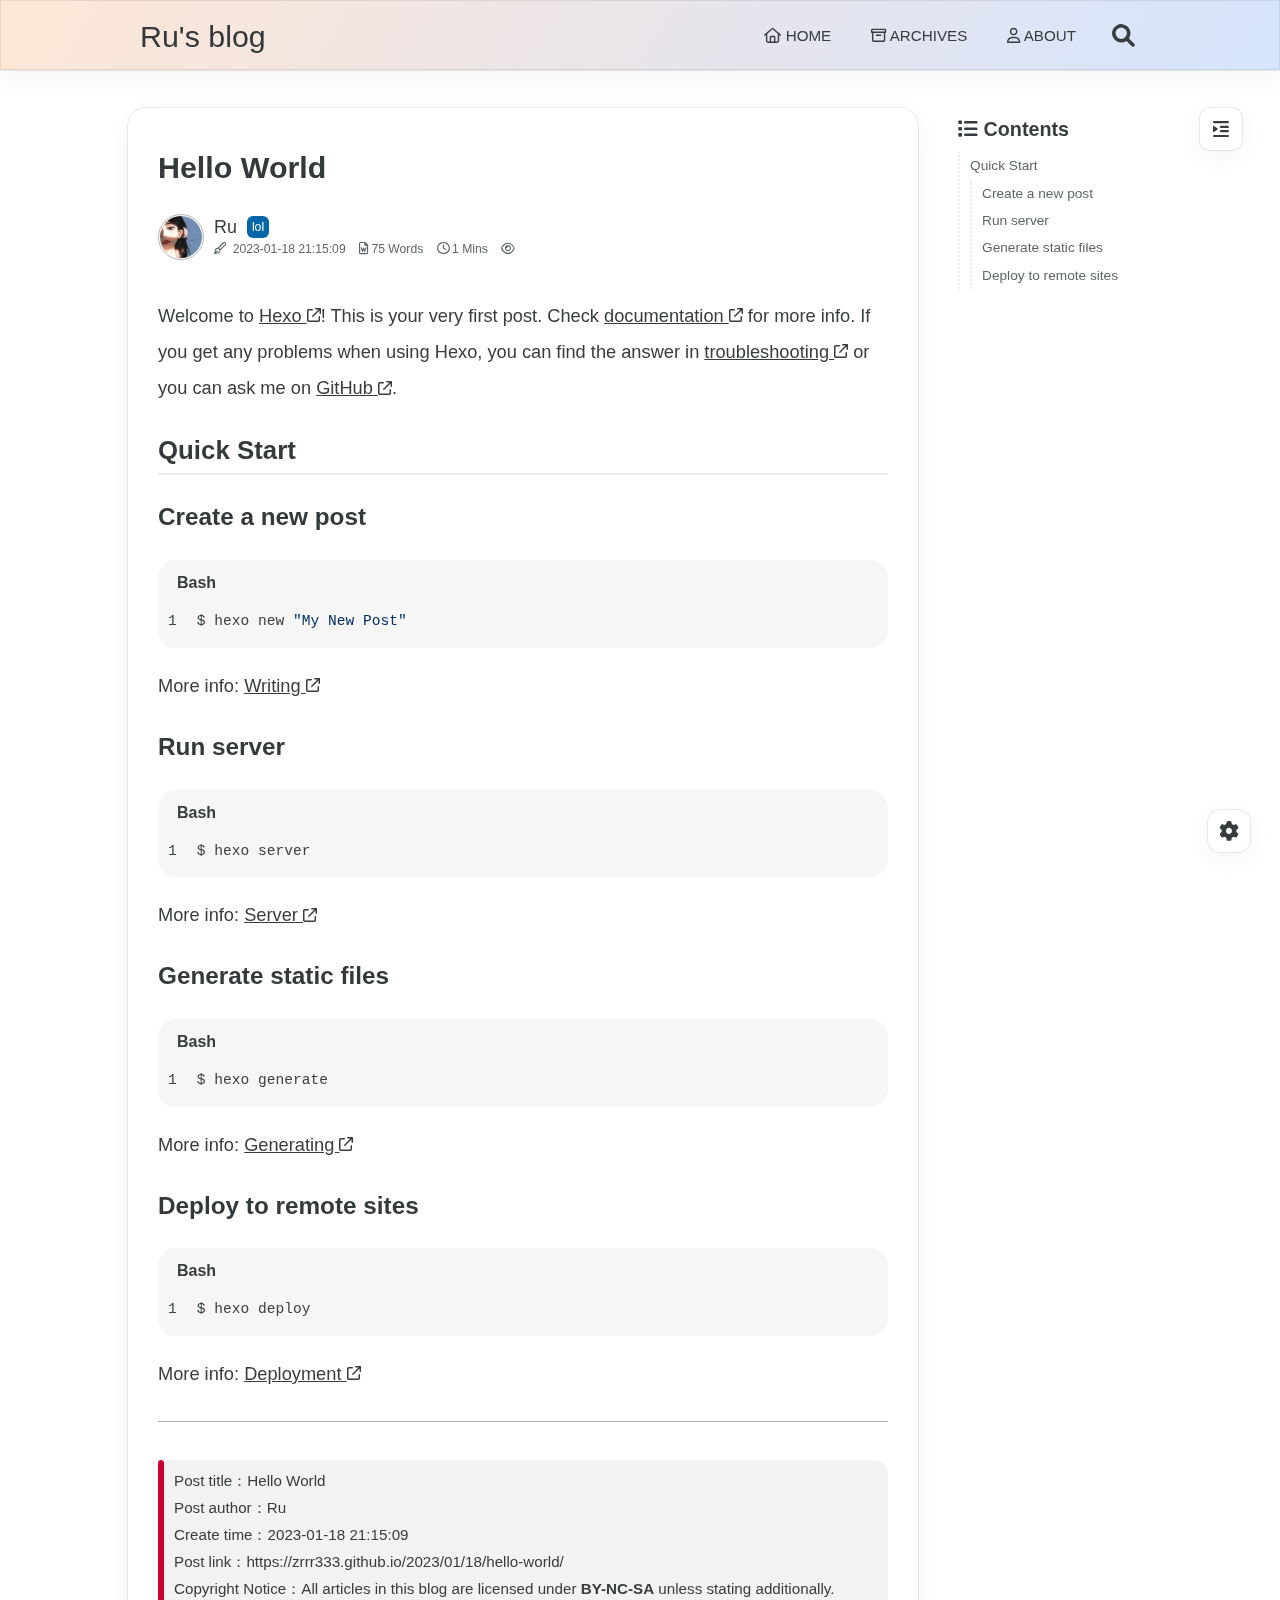
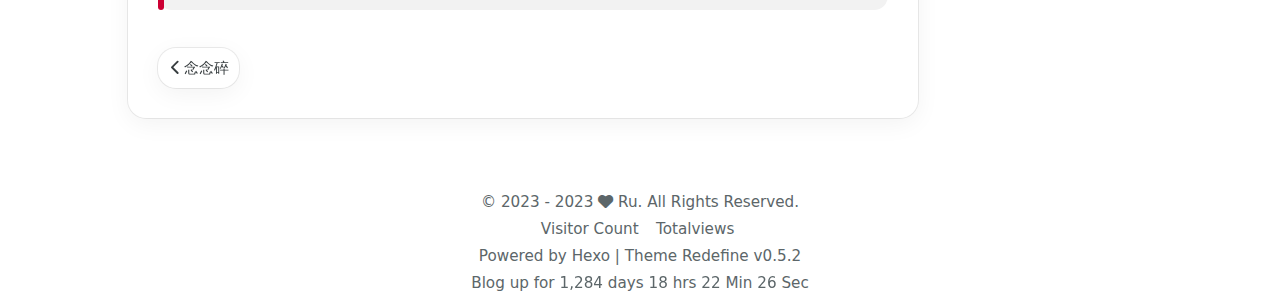
<file: 2023/01/18/hello-world/index.html>
<!DOCTYPE html>
<html lang="en">
<head>
    <meta charset="utf-8">
    <meta name="viewport" content="width=device-width, initial-scale=1">
    <meta name="keywords" content="Hexo Theme Redefine">
    <meta name="description" content="Hexo Theme Redefine">
    <meta name="author" content="Ru">
    <link rel="canonical" href="http://example.com/2023/01/18/hello-world/" />
    <link rel="apple-touch-icon" sizes="180x180" href="/images/apple-touch-icon-redefine.png">
    <link rel="icon" type="image/png" href="/images/zr.jpg" sizes="192x192">
    <link rel="apple-touch-icon" sizes="180x180" href="/images/zr.jpg">
    <link rel="shortcut icon" href="/images/zr.jpg">
    
    <title>
        
            Hello World |
        
        Ru&#39;s blog
    </title>
    
<link rel="stylesheet" href="/css/style.css">

    
<link rel="stylesheet" href="/css/fonts.css">

    
    <link rel="preconnect" href="https://evan.beee.top" crossorigin>
    <script id="hexo-configurations">
    let REDEFINE = window.REDEFINE || {};
    REDEFINE.hexo_config = {"hostname":"example.com","root":"/","language":"en","path":"search.xml"};
    REDEFINE.theme_config = {"toc":{"enable":true,"number":false,"expand_all":true,"init_open":true},"style":{"primary_color":"#005080","avatar":"/images/zr.jpg","favicon":"/images/zr.jpg","article_img_align":"center","right_side_width":"210px","content_max_width":"1000px","nav_color":{"left":"#f78736","right":"#367df7","transparency":35},"hover":{"shadow":true,"scale":false},"first_screen":{"enable":true,"background_image":{"light":"/images/bg.jpg","dark":"/images/bg.jpg"},"title_color":{"light":"#fff","dark":"#d1d1b6"},"description":"Every tide hath its ebb"},"scroll":{"progress_bar":{"enable":false},"percent":{"enable":true}}},"local_search":{"enable":true,"preload":true},"code_block":{"copy":true,"style":"simple"},"pjax":{"enable":true},"lazyload":{"enable":true},"version":"0.5.2","friend_links":{"columns":2}};
    REDEFINE.language_ago = {"second":"%s seconds ago","minute":"%s minutes ago","hour":"%s hours ago","day":"%s days ago","week":"%s weeks ago","month":"%s months ago","year":"%s years ago"};
  </script>
    
    
<link rel="stylesheet" href="/css/fontawesome.min.css">

    
<link rel="stylesheet" href="/css/brands.min.css">

    
<link rel="stylesheet" href="/css/solid.min.css">

    
<link rel="stylesheet" href="/css/regular.min.css">

    
    
    
<meta name="generator" content="Hexo 5.4.2"></head>


<body>
<div class="progress-bar-container">
    

    
        <span class="pjax-progress-bar"></span>
        <span class="pjax-progress-icon">
            <i class="fa-solid fa-circle-notch fa-spin"></i>
        </span>
    
</div>


<main class="page-container">

    

    <div class="page-main-content">

        <div class="page-main-content-top">
            <header class="header-wrapper">
    
    <div class="header-content">
        <div class="left">
            
            <a class="logo-title" href="/">
                
                Ru&#39;s blog
                
            </a>
        </div>

        <div class="right">
            <!-- PC -->
            <div class="pc">
                <ul class="menu-list">
                    
                        
                            <li class="menu-item">
                                <!-- Menu -->
                                <a class="" 
                                    href="/"  >
                                    
                                        
                                            <i class="fa-regular fa-house"></i>
                                        
                                        HOME
                                    
                                </a>
                                <!-- Submenu -->
                                
                            </li>
                    
                        
                            <li class="menu-item">
                                <!-- Menu -->
                                <a class="" 
                                    href="/archives"  >
                                    
                                        
                                            <i class="fa-regular fa-archive"></i>
                                        
                                        ARCHIVES
                                    
                                </a>
                                <!-- Submenu -->
                                
                            </li>
                    
                        
                            <li class="menu-item">
                                <!-- Menu -->
                                <a class="" 
                                    href="/about"  >
                                    
                                        
                                            <i class="fa-regular fa-user"></i>
                                        
                                        ABOUT
                                    
                                </a>
                                <!-- Submenu -->
                                
                            </li>
                    
                    
                        <li class="menu-item search search-popup-trigger">
                            <i class="fa-solid fa-magnifying-glass"></i>
                        </li>
                    
                </ul>
            </div>
            <!-- Mobile -->
            <div class="mobile">
                
                    <div class="icon-item search search-popup-trigger"><i class="fa-solid fa-magnifying-glass"></i></div>
                
                <div class="icon-item menu-bar">
                    <div class="menu-bar-middle"></div>
                </div>
            </div>
        </div>
    </div>

    <!-- Mobile drawer -->
    <div class="header-drawer">
        <ul class="drawer-menu-list">
            
                
                    <li class="drawer-menu-item flex-center">
                        <a class="" 
                        href="/"  >
                             
                                
                                    <i class="fa-regular fa-house"></i>
                                
                                HOME
                            
                        </a>
                    </li>
                    <!-- Submenu -->
                    
            
                
                    <li class="drawer-menu-item flex-center">
                        <a class="" 
                        href="/archives"  >
                             
                                
                                    <i class="fa-regular fa-archive"></i>
                                
                                ARCHIVES
                            
                        </a>
                    </li>
                    <!-- Submenu -->
                    
            
                
                    <li class="drawer-menu-item flex-center">
                        <a class="" 
                        href="/about"  >
                             
                                
                                    <i class="fa-regular fa-user"></i>
                                
                                ABOUT
                            
                        </a>
                    </li>
                    <!-- Submenu -->
                    
            

        </ul>
    </div>

    <div class="window-mask"></div>

</header>


        </div>

        <div class="page-main-content-middle">

            <div class="main-content">

                
                    <div class="fade-in-down-animation">
    <div class="post-page-container">
        <div class="article-content-container">
            <div class="article-title">
                <span class="title-hover-animation"><h1 style="font-size:2rem; font-weight: bold; margin: 10px 0;">Hello World</h1></span>
            </div>

            
                <div class="article-header">
                    <div class="avatar">
                        <img src="/images/zr.jpg">
                    </div>
                    <div class="info">
                        <div class="author">
                            <span class="name">Ru</span>
                            
                                <span class="author-label">lol</span>
                            
                        </div>
                        <div class="meta-info">
                            <div class="article-meta-info">
    <span class="article-date article-meta-item">
        <i class="fa-regular fa-pen-fancy"></i>&nbsp;
        <span class="pc">2023-01-18 21:15:09</span>
        <span class="mobile">2023-01-18 21:15</span>
    </span>
    
    

    
    
        <span class="article-wordcount article-meta-item">
            <i class="fa-regular fa-file-word"></i>&nbsp;<span>75 Words</span>
        </span>
    
    
        <span class="article-min2read article-meta-item">
            <i class="fa-regular fa-clock"></i>&nbsp;<span>1 Mins</span>
        </span>
    
    
        <span class="article-pv article-meta-item">
            <i class="fa-regular fa-eye"></i>&nbsp;<span id="busuanzi_value_page_pv"></span>
        </span>
    
</div>

                        </div>
                    </div>
                </div>
            

            <div class="article-content markdown-body">
                <p>Welcome to <a class="link"   target="_blank" rel="noopener" href="https://hexo.io/" >Hexo <i class="fa-regular fa-arrow-up-right-from-square fa-sm"></i></a>! This is your very first post. Check <a class="link"   target="_blank" rel="noopener" href="https://hexo.io/docs/" >documentation <i class="fa-regular fa-arrow-up-right-from-square fa-sm"></i></a> for more info. If you get any problems when using Hexo, you can find the answer in <a class="link"   target="_blank" rel="noopener" href="https://hexo.io/docs/troubleshooting.html" >troubleshooting <i class="fa-regular fa-arrow-up-right-from-square fa-sm"></i></a> or you can ask me on <a class="link"   target="_blank" rel="noopener" href="https://github.com/hexojs/hexo/issues" >GitHub <i class="fa-regular fa-arrow-up-right-from-square fa-sm"></i></a>.</p>
<h2 id="Quick-Start"><a href="#Quick-Start" class="headerlink" title="Quick Start"></a>Quick Start</h2><h3 id="Create-a-new-post"><a href="#Create-a-new-post" class="headerlink" title="Create a new post"></a>Create a new post</h3><div class="highlight-container" data-rel="Bash"><figure class="iseeu highlight bash"><table><tr><td class="gutter"><pre><span class="line">1</span><br></pre></td><td class="code"><pre><span class="line">$ hexo new <span class="string">&quot;My New Post&quot;</span></span><br></pre></td></tr></table></figure></div>

<p>More info: <a class="link"   target="_blank" rel="noopener" href="https://hexo.io/docs/writing.html" >Writing <i class="fa-regular fa-arrow-up-right-from-square fa-sm"></i></a></p>
<h3 id="Run-server"><a href="#Run-server" class="headerlink" title="Run server"></a>Run server</h3><div class="highlight-container" data-rel="Bash"><figure class="iseeu highlight bash"><table><tr><td class="gutter"><pre><span class="line">1</span><br></pre></td><td class="code"><pre><span class="line">$ hexo server</span><br></pre></td></tr></table></figure></div>

<p>More info: <a class="link"   target="_blank" rel="noopener" href="https://hexo.io/docs/server.html" >Server <i class="fa-regular fa-arrow-up-right-from-square fa-sm"></i></a></p>
<h3 id="Generate-static-files"><a href="#Generate-static-files" class="headerlink" title="Generate static files"></a>Generate static files</h3><div class="highlight-container" data-rel="Bash"><figure class="iseeu highlight bash"><table><tr><td class="gutter"><pre><span class="line">1</span><br></pre></td><td class="code"><pre><span class="line">$ hexo generate</span><br></pre></td></tr></table></figure></div>

<p>More info: <a class="link"   target="_blank" rel="noopener" href="https://hexo.io/docs/generating.html" >Generating <i class="fa-regular fa-arrow-up-right-from-square fa-sm"></i></a></p>
<h3 id="Deploy-to-remote-sites"><a href="#Deploy-to-remote-sites" class="headerlink" title="Deploy to remote sites"></a>Deploy to remote sites</h3><div class="highlight-container" data-rel="Bash"><figure class="iseeu highlight bash"><table><tr><td class="gutter"><pre><span class="line">1</span><br></pre></td><td class="code"><pre><span class="line">$ hexo deploy</span><br></pre></td></tr></table></figure></div>

<p>More info: <a class="link"   target="_blank" rel="noopener" href="https://hexo.io/docs/one-command-deployment.html" >Deployment <i class="fa-regular fa-arrow-up-right-from-square fa-sm"></i></a></p>

            </div>

            
                <div class="post-copyright-info">
                    <div class="article-copyright-info-container">
    <ul>
        <li>Post title：Hello World</li>
        <li>Post author：Ru</li>
        <li>Create time：2023-01-18 21:15:09</li>
        <li>
            Post link：https://zrrr333.github.io/2023/01/18/hello-world/
        </li>
        <li>
            Copyright Notice：All articles in this blog are licensed under <a class="license" target="_blank" rel="noopener" href="https://creativecommons.org/licenses/by-nc-sa/4.0/deed.zh">BY-NC-SA</a> unless stating additionally.
        </li>
    </ul>
</div>

                </div>
            

            

            
                <div class="article-nav">
                    
                        <div class="article-prev">
                            <a class="prev"
                            rel="prev"
                            href="/2023/01/18/%E5%BF%B5%E5%BF%B5%E7%A2%8E/"
                            >
                                <span class="left arrow-icon flex-center">
                                    <i class="fa-solid fa-chevron-left"></i>
                                </span>
                                <span class="title flex-center">
                                    <span class="post-nav-title-item">念念碎</span>
                                    <span class="post-nav-item">Prev posts</span>
                                </span>
                            </a>
                        </div>
                    
                    
                </div>
            

            
        </div>

        
            <div class="toc-content-container">
                <div class="post-toc-wrap">
    <div class="post-toc">
        <div style="font-size: 1.3rem;margin-top: 0; margin-bottom: 0.8rem; transition-duration: 0.1s;"><i class="fa-solid fa-list"></i> <strong>Contents</strong></div>
        <ol class="nav"><li class="nav-item nav-level-2"><a class="nav-link" href="#Quick-Start"><span class="nav-text">Quick Start</span></a><ol class="nav-child"><li class="nav-item nav-level-3"><a class="nav-link" href="#Create-a-new-post"><span class="nav-text">Create a new post</span></a></li><li class="nav-item nav-level-3"><a class="nav-link" href="#Run-server"><span class="nav-text">Run server</span></a></li><li class="nav-item nav-level-3"><a class="nav-link" href="#Generate-static-files"><span class="nav-text">Generate static files</span></a></li><li class="nav-item nav-level-3"><a class="nav-link" href="#Deploy-to-remote-sites"><span class="nav-text">Deploy to remote sites</span></a></li></ol></li></ol>
    </div>
</div>
            </div>
        
    </div>
</div>


                

            </div>



        </div>

        <div class="page-main-content-bottom">
            <footer class="footer">
    <div class="info-container">
        <div class="copyright-info info-item">
            &copy;
            
              <span>2023</span>
              -
            
            2023&nbsp;<i class="fa-solid fa-heart icon-animate"></i>&nbsp;<a href="/">Ru. All Rights Reserved.</a>
        </div>
        
            <script async data-pjax src="//busuanzi.ibruce.info/busuanzi/2.3/busuanzi.pure.mini.js"></script>
            <div class="website-count info-item">
                
                    <span id="busuanzi_container_site_uv">
                        Visitor Count&nbsp;<span id="busuanzi_value_site_uv"></span>&ensp;
                    </span>
                
                
                    <span id="busuanzi_container_site_pv">
                        Totalviews&nbsp;<span id="busuanzi_value_site_pv"></span>
                    </span>
                
            </div>
        
        <div class="theme-info info-item">
            Powered by <a target="_blank" href="https://hexo.io">Hexo</a>&nbsp;|&nbsp;Theme&nbsp;<a class="theme-version" target="_blank" href="https://github.com/EvanNotFound/hexo-theme-redefine">Redefine v0.5.2</a>
        </div>
        
        
        <script async data-pjax defer>
            function odometer_init(){
                    let el = document.getElementsByClassName('odometer');
                    for (i = 0; i < el.length; i++) {
                        od = new Odometer({
                            el: el[i],
                            format: '( ddd).dd',
                            duration: 200
                        });
                    }
            }
            odometer_init();
        </script>
        <div id="start_time_div" style="display:none">
            2023/1/18 11:45:14
        </div>
        
            <div>
                Blog up for <span class="odometer" id="runtime_days" ></span> days <span class="odometer" id="runtime_hours"></span> hrs <span class="odometer" id="runtime_minutes"></span> Min <span class="odometer" id="runtime_seconds"></span> Sec
            </div>
        
        

        
        
    </div>  
</footer>
        </div>
    </div>

    
        <div class="post-tools">
            <div class="post-tools-container">
    <ul class="tools-list">
        <!-- TOC aside toggle -->
        
            <li class="tools-item page-aside-toggle">
                <i class="fa-regular fa-outdent"></i>
            </li>
        

        <!-- go comment -->
        
    </ul>
</div>

        </div>
    

    <div class="right-bottom-side-tools">
        <div class="side-tools-container">
    <ul class="side-tools-list">
        <li class="tools-item tool-font-adjust-plus flex-center">
            <i class="fa-solid fa-magnifying-glass-plus"></i>
        </li>

        <li class="tools-item tool-font-adjust-minus flex-center">
            <i class="fa-solid fa-magnifying-glass-minus"></i>
        </li>

        <li class="tools-item tool-expand-width flex-center">
            <i class="fa-solid fa-left-right"></i>
        </li>

        <li class="tools-item tool-dark-light-toggle flex-center">
            <i class="fa-solid fa-moon"></i>
        </li>

        <!-- rss -->
        

        

        <li class="tools-item tool-scroll-to-bottom flex-center">
            <i class="fa-solid fa-arrow-down"></i>
        </li>
    </ul>

    <ul class="exposed-tools-list">
        <li class="tools-item tool-toggle-show flex-center">
            <i class="fa-solid fa-cog fa-spin"></i>
        </li>
        
            <li class="tools-item tool-scroll-to-top flex-center">
                <i class="arrow-up fas fa-arrow-up"></i>
                <span class="percent"></span>
            </li>
        
    </ul>
</div>

    </div>

    <div class="image-viewer-container">
    <img src="">
</div>


    
        <div class="search-pop-overlay">
    <div class="popup search-popup">
        <div class="search-header">
          <span class="search-input-field-pre">
            <i class="fa-solid fa-keyboard"></i>
          </span>
            <div class="search-input-container">
                <input autocomplete="off"
                       autocorrect="off"
                       autocapitalize="off"
                       placeholder="Search..."
                       spellcheck="false"
                       type="search"
                       class="search-input"
                >
            </div>
            <span class="popup-btn-close">
                <i class="fa-solid fa-times"></i>
            </span>
        </div>
        <div id="search-result">
            <div id="no-result">
                <i class="fa-solid fa-spinner fa-spin-pulse fa-5x fa-fw"></i>
            </div>
        </div>
    </div>
</div>

    

</main>




<script src="/js/utils.js"></script>

<script src="/js/main.js"></script>

<script src="/js/header-shrink.js"></script>

<script src="/js/back2top.js"></script>

<script src="/js/dark-light-toggle.js"></script>



    
<script src="/js/local-search.js"></script>




    
<script src="/js/code-copy.js"></script>




    
<script src="/js/lazyload.js"></script>




    
<script src="/js/runtime.js"></script>

    
<script src="/js/odometer.min.js"></script>

    
<link rel="stylesheet" href="/css/odometer-theme-minimal.css">



<div class="post-scripts pjax">
    
        
<script src="/js/toc-toggle.js"></script>

<script src="/js/libs/anime.min.js"></script>

<script src="/js/toc.js"></script>

    
</div>


    
<script src="/js/libs/pjax.min.js"></script>

<script>
    window.addEventListener('DOMContentLoaded', () => {
        window.pjax = new Pjax({
            selectors: [
                'head title',
                '.page-container',
                '.pjax'
            ],
            history: true,
            debug: false,
            cacheBust: false,
            timeout: 0,
            analytics: false,
            currentUrlFullReload: false,
            scrollRestoration: false,
            // scrollTo: true,
        });

        document.addEventListener('pjax:send', () => {
            REDEFINE.utils.pjaxProgressBarStart();
        });

        document.addEventListener('pjax:complete', () => {
            REDEFINE.utils.pjaxProgressBarEnd();
            window.pjax.executeScripts(document.querySelectorAll('script[data-pjax], .pjax script'));
            REDEFINE.refresh();
        });
    });
</script>



</body>
</html>
</file>
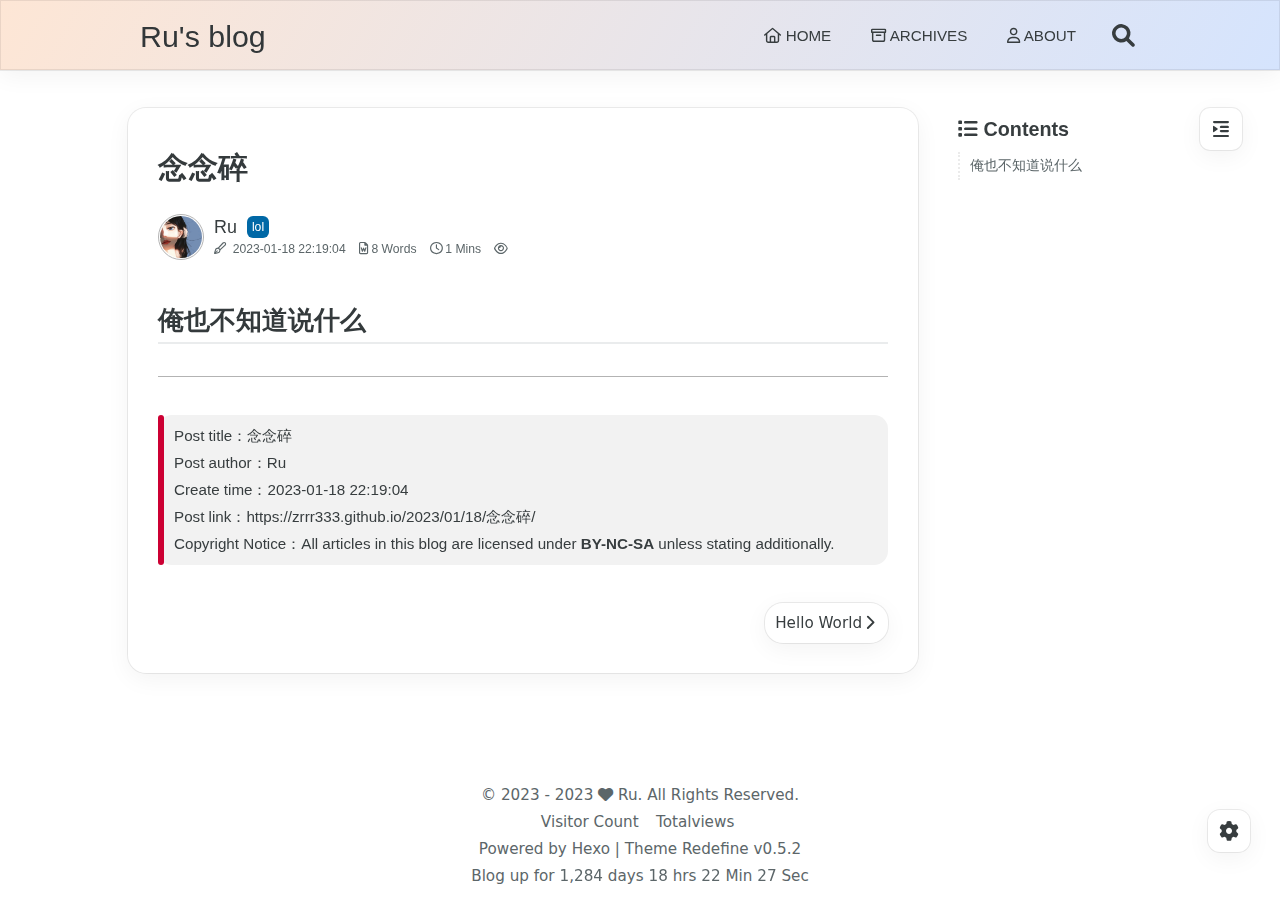
<file: 2023/01/18/念念碎/index.html>
<!DOCTYPE html>
<html lang="en">
<head>
    <meta charset="utf-8">
    <meta name="viewport" content="width=device-width, initial-scale=1">
    <meta name="keywords" content="Hexo Theme Redefine">
    <meta name="description" content="Hexo Theme Redefine">
    <meta name="author" content="Ru">
    <link rel="canonical" href="http://example.com/2023/01/18/%E5%BF%B5%E5%BF%B5%E7%A2%8E/" />
    <link rel="apple-touch-icon" sizes="180x180" href="/images/apple-touch-icon-redefine.png">
    <link rel="icon" type="image/png" href="/images/zr.jpg" sizes="192x192">
    <link rel="apple-touch-icon" sizes="180x180" href="/images/zr.jpg">
    <link rel="shortcut icon" href="/images/zr.jpg">
    
    <title>
        
            念念碎 |
        
        Ru&#39;s blog
    </title>
    
<link rel="stylesheet" href="/css/style.css">

    
<link rel="stylesheet" href="/css/fonts.css">

    
    <link rel="preconnect" href="https://evan.beee.top" crossorigin>
    <script id="hexo-configurations">
    let REDEFINE = window.REDEFINE || {};
    REDEFINE.hexo_config = {"hostname":"example.com","root":"/","language":"en","path":"search.xml"};
    REDEFINE.theme_config = {"toc":{"enable":true,"number":false,"expand_all":true,"init_open":true},"style":{"primary_color":"#005080","avatar":"/images/zr.jpg","favicon":"/images/zr.jpg","article_img_align":"center","right_side_width":"210px","content_max_width":"1000px","nav_color":{"left":"#f78736","right":"#367df7","transparency":35},"hover":{"shadow":true,"scale":false},"first_screen":{"enable":true,"background_image":{"light":"/images/bg.jpg","dark":"/images/bg.jpg"},"title_color":{"light":"#fff","dark":"#d1d1b6"},"description":"Every tide hath its ebb"},"scroll":{"progress_bar":{"enable":false},"percent":{"enable":true}}},"local_search":{"enable":true,"preload":true},"code_block":{"copy":true,"style":"simple"},"pjax":{"enable":true},"lazyload":{"enable":true},"version":"0.5.2","friend_links":{"columns":2}};
    REDEFINE.language_ago = {"second":"%s seconds ago","minute":"%s minutes ago","hour":"%s hours ago","day":"%s days ago","week":"%s weeks ago","month":"%s months ago","year":"%s years ago"};
  </script>
    
    
<link rel="stylesheet" href="/css/fontawesome.min.css">

    
<link rel="stylesheet" href="/css/brands.min.css">

    
<link rel="stylesheet" href="/css/solid.min.css">

    
<link rel="stylesheet" href="/css/regular.min.css">

    
    
    
<meta name="generator" content="Hexo 5.4.2"></head>


<body>
<div class="progress-bar-container">
    

    
        <span class="pjax-progress-bar"></span>
        <span class="pjax-progress-icon">
            <i class="fa-solid fa-circle-notch fa-spin"></i>
        </span>
    
</div>


<main class="page-container">

    

    <div class="page-main-content">

        <div class="page-main-content-top">
            <header class="header-wrapper">
    
    <div class="header-content">
        <div class="left">
            
            <a class="logo-title" href="/">
                
                Ru&#39;s blog
                
            </a>
        </div>

        <div class="right">
            <!-- PC -->
            <div class="pc">
                <ul class="menu-list">
                    
                        
                            <li class="menu-item">
                                <!-- Menu -->
                                <a class="" 
                                    href="/"  >
                                    
                                        
                                            <i class="fa-regular fa-house"></i>
                                        
                                        HOME
                                    
                                </a>
                                <!-- Submenu -->
                                
                            </li>
                    
                        
                            <li class="menu-item">
                                <!-- Menu -->
                                <a class="" 
                                    href="/archives"  >
                                    
                                        
                                            <i class="fa-regular fa-archive"></i>
                                        
                                        ARCHIVES
                                    
                                </a>
                                <!-- Submenu -->
                                
                            </li>
                    
                        
                            <li class="menu-item">
                                <!-- Menu -->
                                <a class="" 
                                    href="/about"  >
                                    
                                        
                                            <i class="fa-regular fa-user"></i>
                                        
                                        ABOUT
                                    
                                </a>
                                <!-- Submenu -->
                                
                            </li>
                    
                    
                        <li class="menu-item search search-popup-trigger">
                            <i class="fa-solid fa-magnifying-glass"></i>
                        </li>
                    
                </ul>
            </div>
            <!-- Mobile -->
            <div class="mobile">
                
                    <div class="icon-item search search-popup-trigger"><i class="fa-solid fa-magnifying-glass"></i></div>
                
                <div class="icon-item menu-bar">
                    <div class="menu-bar-middle"></div>
                </div>
            </div>
        </div>
    </div>

    <!-- Mobile drawer -->
    <div class="header-drawer">
        <ul class="drawer-menu-list">
            
                
                    <li class="drawer-menu-item flex-center">
                        <a class="" 
                        href="/"  >
                             
                                
                                    <i class="fa-regular fa-house"></i>
                                
                                HOME
                            
                        </a>
                    </li>
                    <!-- Submenu -->
                    
            
                
                    <li class="drawer-menu-item flex-center">
                        <a class="" 
                        href="/archives"  >
                             
                                
                                    <i class="fa-regular fa-archive"></i>
                                
                                ARCHIVES
                            
                        </a>
                    </li>
                    <!-- Submenu -->
                    
            
                
                    <li class="drawer-menu-item flex-center">
                        <a class="" 
                        href="/about"  >
                             
                                
                                    <i class="fa-regular fa-user"></i>
                                
                                ABOUT
                            
                        </a>
                    </li>
                    <!-- Submenu -->
                    
            

        </ul>
    </div>

    <div class="window-mask"></div>

</header>


        </div>

        <div class="page-main-content-middle">

            <div class="main-content">

                
                    <div class="fade-in-down-animation">
    <div class="post-page-container">
        <div class="article-content-container">
            <div class="article-title">
                <span class="title-hover-animation"><h1 style="font-size:2rem; font-weight: bold; margin: 10px 0;">念念碎</h1></span>
            </div>

            
                <div class="article-header">
                    <div class="avatar">
                        <img src="/images/zr.jpg">
                    </div>
                    <div class="info">
                        <div class="author">
                            <span class="name">Ru</span>
                            
                                <span class="author-label">lol</span>
                            
                        </div>
                        <div class="meta-info">
                            <div class="article-meta-info">
    <span class="article-date article-meta-item">
        <i class="fa-regular fa-pen-fancy"></i>&nbsp;
        <span class="pc">2023-01-18 22:19:04</span>
        <span class="mobile">2023-01-18 22:19</span>
    </span>
    
    

    
    
        <span class="article-wordcount article-meta-item">
            <i class="fa-regular fa-file-word"></i>&nbsp;<span>8 Words</span>
        </span>
    
    
        <span class="article-min2read article-meta-item">
            <i class="fa-regular fa-clock"></i>&nbsp;<span>1 Mins</span>
        </span>
    
    
        <span class="article-pv article-meta-item">
            <i class="fa-regular fa-eye"></i>&nbsp;<span id="busuanzi_value_page_pv"></span>
        </span>
    
</div>

                        </div>
                    </div>
                </div>
            

            <div class="article-content markdown-body">
                <h2 id="俺也不知道说什么"><a href="#俺也不知道说什么" class="headerlink" title="俺也不知道说什么"></a>俺也不知道说什么</h2>
            </div>

            
                <div class="post-copyright-info">
                    <div class="article-copyright-info-container">
    <ul>
        <li>Post title：念念碎</li>
        <li>Post author：Ru</li>
        <li>Create time：2023-01-18 22:19:04</li>
        <li>
            Post link：https://zrrr333.github.io/2023/01/18/念念碎/
        </li>
        <li>
            Copyright Notice：All articles in this blog are licensed under <a class="license" target="_blank" rel="noopener" href="https://creativecommons.org/licenses/by-nc-sa/4.0/deed.zh">BY-NC-SA</a> unless stating additionally.
        </li>
    </ul>
</div>

                </div>
            

            

            
                <div class="article-nav">
                    
                    
                        <div class="article-next">
                            <a class="next"
                            rel="next"
                            href="/2023/01/18/hello-world/"
                            >
                                <span class="title flex-center">
                                    <span class="post-nav-title-item">Hello World</span>
                                    <span class="post-nav-item">Next posts</span>
                                </span>
                                <span class="right arrow-icon flex-center">
                                    <i class="fa-solid fa-chevron-right"></i>
                                </span>
                            </a>
                        </div>
                    
                </div>
            

            
        </div>

        
            <div class="toc-content-container">
                <div class="post-toc-wrap">
    <div class="post-toc">
        <div style="font-size: 1.3rem;margin-top: 0; margin-bottom: 0.8rem; transition-duration: 0.1s;"><i class="fa-solid fa-list"></i> <strong>Contents</strong></div>
        <ol class="nav"><li class="nav-item nav-level-2"><a class="nav-link" href="#%E4%BF%BA%E4%B9%9F%E4%B8%8D%E7%9F%A5%E9%81%93%E8%AF%B4%E4%BB%80%E4%B9%88"><span class="nav-text">俺也不知道说什么</span></a></li></ol>
    </div>
</div>
            </div>
        
    </div>
</div>


                

            </div>



        </div>

        <div class="page-main-content-bottom">
            <footer class="footer">
    <div class="info-container">
        <div class="copyright-info info-item">
            &copy;
            
              <span>2023</span>
              -
            
            2023&nbsp;<i class="fa-solid fa-heart icon-animate"></i>&nbsp;<a href="/">Ru. All Rights Reserved.</a>
        </div>
        
            <script async data-pjax src="//busuanzi.ibruce.info/busuanzi/2.3/busuanzi.pure.mini.js"></script>
            <div class="website-count info-item">
                
                    <span id="busuanzi_container_site_uv">
                        Visitor Count&nbsp;<span id="busuanzi_value_site_uv"></span>&ensp;
                    </span>
                
                
                    <span id="busuanzi_container_site_pv">
                        Totalviews&nbsp;<span id="busuanzi_value_site_pv"></span>
                    </span>
                
            </div>
        
        <div class="theme-info info-item">
            Powered by <a target="_blank" href="https://hexo.io">Hexo</a>&nbsp;|&nbsp;Theme&nbsp;<a class="theme-version" target="_blank" href="https://github.com/EvanNotFound/hexo-theme-redefine">Redefine v0.5.2</a>
        </div>
        
        
        <script async data-pjax defer>
            function odometer_init(){
                    let el = document.getElementsByClassName('odometer');
                    for (i = 0; i < el.length; i++) {
                        od = new Odometer({
                            el: el[i],
                            format: '( ddd).dd',
                            duration: 200
                        });
                    }
            }
            odometer_init();
        </script>
        <div id="start_time_div" style="display:none">
            2023/1/18 11:45:14
        </div>
        
            <div>
                Blog up for <span class="odometer" id="runtime_days" ></span> days <span class="odometer" id="runtime_hours"></span> hrs <span class="odometer" id="runtime_minutes"></span> Min <span class="odometer" id="runtime_seconds"></span> Sec
            </div>
        
        

        
        
    </div>  
</footer>
        </div>
    </div>

    
        <div class="post-tools">
            <div class="post-tools-container">
    <ul class="tools-list">
        <!-- TOC aside toggle -->
        
            <li class="tools-item page-aside-toggle">
                <i class="fa-regular fa-outdent"></i>
            </li>
        

        <!-- go comment -->
        
    </ul>
</div>

        </div>
    

    <div class="right-bottom-side-tools">
        <div class="side-tools-container">
    <ul class="side-tools-list">
        <li class="tools-item tool-font-adjust-plus flex-center">
            <i class="fa-solid fa-magnifying-glass-plus"></i>
        </li>

        <li class="tools-item tool-font-adjust-minus flex-center">
            <i class="fa-solid fa-magnifying-glass-minus"></i>
        </li>

        <li class="tools-item tool-expand-width flex-center">
            <i class="fa-solid fa-left-right"></i>
        </li>

        <li class="tools-item tool-dark-light-toggle flex-center">
            <i class="fa-solid fa-moon"></i>
        </li>

        <!-- rss -->
        

        

        <li class="tools-item tool-scroll-to-bottom flex-center">
            <i class="fa-solid fa-arrow-down"></i>
        </li>
    </ul>

    <ul class="exposed-tools-list">
        <li class="tools-item tool-toggle-show flex-center">
            <i class="fa-solid fa-cog fa-spin"></i>
        </li>
        
            <li class="tools-item tool-scroll-to-top flex-center">
                <i class="arrow-up fas fa-arrow-up"></i>
                <span class="percent"></span>
            </li>
        
    </ul>
</div>

    </div>

    <div class="image-viewer-container">
    <img src="">
</div>


    
        <div class="search-pop-overlay">
    <div class="popup search-popup">
        <div class="search-header">
          <span class="search-input-field-pre">
            <i class="fa-solid fa-keyboard"></i>
          </span>
            <div class="search-input-container">
                <input autocomplete="off"
                       autocorrect="off"
                       autocapitalize="off"
                       placeholder="Search..."
                       spellcheck="false"
                       type="search"
                       class="search-input"
                >
            </div>
            <span class="popup-btn-close">
                <i class="fa-solid fa-times"></i>
            </span>
        </div>
        <div id="search-result">
            <div id="no-result">
                <i class="fa-solid fa-spinner fa-spin-pulse fa-5x fa-fw"></i>
            </div>
        </div>
    </div>
</div>

    

</main>




<script src="/js/utils.js"></script>

<script src="/js/main.js"></script>

<script src="/js/header-shrink.js"></script>

<script src="/js/back2top.js"></script>

<script src="/js/dark-light-toggle.js"></script>



    
<script src="/js/local-search.js"></script>




    
<script src="/js/code-copy.js"></script>




    
<script src="/js/lazyload.js"></script>




    
<script src="/js/runtime.js"></script>

    
<script src="/js/odometer.min.js"></script>

    
<link rel="stylesheet" href="/css/odometer-theme-minimal.css">



<div class="post-scripts pjax">
    
        
<script src="/js/toc-toggle.js"></script>

<script src="/js/libs/anime.min.js"></script>

<script src="/js/toc.js"></script>

    
</div>


    
<script src="/js/libs/pjax.min.js"></script>

<script>
    window.addEventListener('DOMContentLoaded', () => {
        window.pjax = new Pjax({
            selectors: [
                'head title',
                '.page-container',
                '.pjax'
            ],
            history: true,
            debug: false,
            cacheBust: false,
            timeout: 0,
            analytics: false,
            currentUrlFullReload: false,
            scrollRestoration: false,
            // scrollTo: true,
        });

        document.addEventListener('pjax:send', () => {
            REDEFINE.utils.pjaxProgressBarStart();
        });

        document.addEventListener('pjax:complete', () => {
            REDEFINE.utils.pjaxProgressBarEnd();
            window.pjax.executeScripts(document.querySelectorAll('script[data-pjax], .pjax script'));
            REDEFINE.refresh();
        });
    });
</script>



</body>
</html>
</file>
<file: css/style.css>
:root {
  --background-color: #fff;
  --second-background-color: #f2f2f2;
  --primary-color: #005080;
  --first-text-color: #323739;
  --second-text-color: #343a3c;
  --third-text-color: #5c6669;
  --fourth-text-color: #eaeced;
  --default-text-color: #373d3f;
  --border-color: #b3b3b3;
  --selection-color: #0068a6;
  --shadow-color-1: rgba(0,0,0,0.08);
  --shadow-color-2: rgba(0,0,0,0.05);
  --shadow-hover-color: rgba(0,0,0,0.28);
  --scrollbar-color: #c1c1c1;
  --scrollbar-color-hover: #a1a1a1;
  --scroll-bar-bg-color: #fafafa;
  --link-color: #323739;
  --copyright-info-color: #c03;
  --avatar-background-color: #06c;
  --pjax-progress-bar-color: linear-gradient(45deg, #f10006, #ef5b00, #e59c01, #19ca05, #00cab5, #0264c8, #c303c3);
  --note-blue-title-bg: #d6f7fb;
  --note-red-title-bg: #fde9e9;
  --note-cyan-title-bg: #e9fdf9;
  --note-green-title-bg: #e9fde9;
  --note-yellow-title-bg: #fdf9e9;
  --note-gray-title-bg: #f9f9f9;
  --note-type-title-bg: #fdf3e9;
  --note-black-title-bg: #e9e9e9;
  --note-purple-title-bg: #f9e9fd;
  --first-screen-text-color: #fff;
  --redefine-box-shadow: var(--shadow-color-2) 0px 6px 24px 0px, var(--shadow-color-1) 0px 0px 0px 1px;
  --redefine-box-shadow-hover: var(--shadow-color-2) 0px 6px 24px 0px, var(--shadow-color-1) 0px 0px 0px 1px, var(--shadow-color-1) 0px 0px 0px 1px inset;
}
@media (prefers-color-scheme: light) {
  :root {
    --background-color: #fff;
    --second-background-color: #f2f2f2;
    --primary-color: #005080;
    --first-text-color: #323739;
    --second-text-color: #343a3c;
    --third-text-color: #5c6669;
    --fourth-text-color: #eaeced;
    --default-text-color: #373d3f;
    --border-color: #b3b3b3;
    --selection-color: #0068a6;
    --shadow-color-1: rgba(0,0,0,0.08);
    --shadow-color-2: rgba(0,0,0,0.05);
    --shadow-hover-color: rgba(0,0,0,0.28);
    --scrollbar-color: #c1c1c1;
    --scrollbar-color-hover: #a1a1a1;
    --scroll-bar-bg-color: #fafafa;
    --link-color: #323739;
    --copyright-info-color: #c03;
    --avatar-background-color: #06c;
    --pjax-progress-bar-color: linear-gradient(45deg, #f10006, #ef5b00, #e59c01, #19ca05, #00cab5, #0264c8, #c303c3);
    --note-blue-title-bg: #d6f7fb;
    --note-red-title-bg: #fde9e9;
    --note-cyan-title-bg: #e9fdf9;
    --note-green-title-bg: #e9fde9;
    --note-yellow-title-bg: #fdf9e9;
    --note-gray-title-bg: #f9f9f9;
    --note-type-title-bg: #fdf3e9;
    --note-black-title-bg: #e9e9e9;
    --note-purple-title-bg: #f9e9fd;
    --first-screen-text-color: #fff;
    --redefine-box-shadow: var(--shadow-color-2) 0px 6px 24px 0px, var(--shadow-color-1) 0px 0px 0px 1px;
    --redefine-box-shadow-hover: var(--shadow-color-2) 0px 6px 24px 0px, var(--shadow-color-1) 0px 0px 0px 1px, var(--shadow-color-1) 0px 0px 0px 1px inset;
  }
}
@media (prefers-color-scheme: dark) {
  :root {
    --background-color: #202124;
    --second-background-color: #2a2c30;
    --primary-color: #005080;
    --first-text-color: #d2d2d7;
    --second-text-color: #cbcbd1;
    --third-text-color: #9595a2;
    --fourth-text-color: #242429;
    --default-text-color: #bebec6;
    --border-color: #4a4c53;
    --selection-color: #0068a6;
    --shadow-color-1: rgba(255,255,255,0.08);
    --shadow-color-2: rgba(255,255,255,0.05);
    --shadow-hover-color: rgba(69,69,69,0.28);
    --scrollbar-color: #898989;
    --scrollbar-color-hover: #a1a1a1;
    --scroll-bar-bg-color: #2a2c30;
    --link-color: #c5c5cc;
    --copyright-info-color: #a30029;
    --avatar-background-color: #005cb8;
    --pjax-progress-bar-color: linear-gradient(45deg, #ea404a, #ea722f, #e9a71f, #67e559, #18ecec, #1b85f1, #ee1dee);
    --note-blue-title-bg: #1e3e46;
    --note-red-title-bg: #4e1e1e;
    --note-cyan-title-bg: #1e4e4e;
    --note-green-title-bg: #1e4e1e;
    --note-yellow-title-bg: #4e4e1e;
    --note-gray-title-bg: #4e4e4e;
    --note-type-title-bg: #4e3a1e;
    --note-black-title-bg: #1e1e1e;
    --note-purple-title-bg: #4e1e4e;
    --first-screen-text-color: #d1d1b6;
    --redefine-box-shadow: var(--shadow-color-2) 0px 6px 24px 0px, var(--shadow-color-1) 0px 0px 0px 1px;
    --redefine-box-shadow-hover: var(--shadow-color-2) 0px 6px 24px 0px, var(--shadow-color-1) 0px 0px 0px 1px, var(--shadow-color-1) 0px 0px 0px 1px inset;
  }
}
.light-mode {
  --background-color: #fff;
  --second-background-color: #f2f2f2;
  --primary-color: #005080;
  --first-text-color: #323739;
  --second-text-color: #343a3c;
  --third-text-color: #5c6669;
  --fourth-text-color: #eaeced;
  --default-text-color: #373d3f;
  --border-color: #b3b3b3;
  --selection-color: #0068a6;
  --shadow-color-1: rgba(0,0,0,0.08);
  --shadow-color-2: rgba(0,0,0,0.05);
  --shadow-hover-color: rgba(0,0,0,0.28);
  --scrollbar-color: #c1c1c1;
  --scrollbar-color-hover: #a1a1a1;
  --scroll-bar-bg-color: #fafafa;
  --link-color: #323739;
  --copyright-info-color: #c03;
  --avatar-background-color: #06c;
  --pjax-progress-bar-color: linear-gradient(45deg, #f10006, #ef5b00, #e59c01, #19ca05, #00cab5, #0264c8, #c303c3);
  --note-blue-title-bg: #d6f7fb;
  --note-red-title-bg: #fde9e9;
  --note-cyan-title-bg: #e9fdf9;
  --note-green-title-bg: #e9fde9;
  --note-yellow-title-bg: #fdf9e9;
  --note-gray-title-bg: #f9f9f9;
  --note-type-title-bg: #fdf3e9;
  --note-black-title-bg: #e9e9e9;
  --note-purple-title-bg: #f9e9fd;
  --first-screen-text-color: #fff;
  --redefine-box-shadow: var(--shadow-color-2) 0px 6px 24px 0px, var(--shadow-color-1) 0px 0px 0px 1px;
  --redefine-box-shadow-hover: var(--shadow-color-2) 0px 6px 24px 0px, var(--shadow-color-1) 0px 0px 0px 1px, var(--shadow-color-1) 0px 0px 0px 1px inset;
}
.dark-mode {
  --background-color: #202124;
  --second-background-color: #2a2c30;
  --primary-color: #005080;
  --first-text-color: #d2d2d7;
  --second-text-color: #cbcbd1;
  --third-text-color: #9595a2;
  --fourth-text-color: #242429;
  --default-text-color: #bebec6;
  --border-color: #4a4c53;
  --selection-color: #0068a6;
  --shadow-color-1: rgba(255,255,255,0.08);
  --shadow-color-2: rgba(255,255,255,0.05);
  --shadow-hover-color: rgba(69,69,69,0.28);
  --scrollbar-color: #898989;
  --scrollbar-color-hover: #a1a1a1;
  --scroll-bar-bg-color: #2a2c30;
  --link-color: #c5c5cc;
  --copyright-info-color: #a30029;
  --avatar-background-color: #005cb8;
  --pjax-progress-bar-color: linear-gradient(45deg, #ea404a, #ea722f, #e9a71f, #67e559, #18ecec, #1b85f1, #ee1dee);
  --note-blue-title-bg: #1e3e46;
  --note-red-title-bg: #4e1e1e;
  --note-cyan-title-bg: #1e4e4e;
  --note-green-title-bg: #1e4e1e;
  --note-yellow-title-bg: #4e4e1e;
  --note-gray-title-bg: #4e4e4e;
  --note-type-title-bg: #4e3a1e;
  --note-black-title-bg: #1e1e1e;
  --note-purple-title-bg: #4e1e4e;
  --first-screen-text-color: #d1d1b6;
  --redefine-box-shadow: var(--shadow-color-2) 0px 6px 24px 0px, var(--shadow-color-1) 0px 0px 0px 1px;
  --redefine-box-shadow-hover: var(--shadow-color-2) 0px 6px 24px 0px, var(--shadow-color-1) 0px 0px 0px 1px, var(--shadow-color-1) 0px 0px 0px 1px inset;
}
.fade-in-down-animation {
  animation-fill-mode: both;
  animation-duration: 1s;
  animation-name: fade-in-down;
  will-change: transform;
}
.title-hover-animation {
  display: inline-block;
  position: relative;
  border-bottom: none;
  line-height: 1.3;
  vertical-align: top;
  color: var(--second-text-color);
}
.title-hover-animation::before {
  content: "";
  position: absolute;
  width: 100%;
  height: 2px;
  bottom: -4px;
  left: 0;
  background-color: var(--second-text-color);
  visibility: hidden;
  transform: scaleX(0);
  transition-property: color, background, box-shadow, border-color, visibility, transform;
  transition-delay: 0s, 0s, 0s, 0s, 0s, 0s;
  transition-duration: 0.2s, 0.2s, 0.2s, 0.2s, 0.2s, 0.2s;
  transition-timing-function: ease, ease, ease, ease, ease-in-out, ease-in-out;
}
.title-hover-animation:hover::before {
  visibility: visible;
  transform: scaleX(1);
}
@-moz-keyframes fade-in-down {
  0% {
    opacity: 0;
    transform: translateY(-50px);
  }
  100% {
    opacity: 1;
    transform: translateY(0);
  }
}
@-webkit-keyframes fade-in-down {
  0% {
    opacity: 0;
    transform: translateY(-50px);
  }
  100% {
    opacity: 1;
    transform: translateY(0);
  }
}
@-o-keyframes fade-in-down {
  0% {
    opacity: 0;
    transform: translateY(-50px);
  }
  100% {
    opacity: 1;
    transform: translateY(0);
  }
}
@keyframes fade-in-down {
  0% {
    opacity: 0;
    transform: translateY(-50px);
  }
  100% {
    opacity: 1;
    transform: translateY(0);
  }
}
@-moz-keyframes icon-animate {
  0%, 100% {
    transform: scale(1);
  }
  10%, 30% {
    transform: scale(0.88);
  }
  20%, 40%, 60%, 80% {
    transform: scale(1.08);
  }
  50%, 70% {
    transform: scale(1.08);
  }
}
@-webkit-keyframes icon-animate {
  0%, 100% {
    transform: scale(1);
  }
  10%, 30% {
    transform: scale(0.88);
  }
  20%, 40%, 60%, 80% {
    transform: scale(1.08);
  }
  50%, 70% {
    transform: scale(1.08);
  }
}
@-o-keyframes icon-animate {
  0%, 100% {
    transform: scale(1);
  }
  10%, 30% {
    transform: scale(0.88);
  }
  20%, 40%, 60%, 80% {
    transform: scale(1.08);
  }
  50%, 70% {
    transform: scale(1.08);
  }
}
@keyframes icon-animate {
  0%, 100% {
    transform: scale(1);
  }
  10%, 30% {
    transform: scale(0.88);
  }
  20%, 40%, 60%, 80% {
    transform: scale(1.08);
  }
  50%, 70% {
    transform: scale(1.08);
  }
}
* {
  transition-property: color, background, box-shadow, border-color;
  transition-delay: 0s, 0s, 0s, 0s;
  transition-duration: 0.2s, 0.2s, 0.2s, 0.2s;
  transition-timing-function: ease, ease, ease, ease;
}
*::-webkit-scrollbar {
  width: 6px;
  height: 6px;
  transition: all 0.2s ease;
  display: block;
}
*::-webkit-scrollbar-thumb {
  background: var(--scrollbar-color);
  border-radius: 18px;
  background-clip: content-box;
  border: 3px solid transparent;
}
*::-webkit-scrollbar-track {
  background-color: var(--scroll-bar-bg-color);
  border: 1px solid var(--shadow-color-1);
}
*::-webkit-scrollbar-thumb:hover {
  background: var(--scrollbar-color-hover);
  border-radius: 18px;
  background-clip: content-box;
  border: 3px solid transparent;
}
html,
body {
  position: relative;
  width: 100%;
  height: 100%;
  margin: 0;
  padding: 0;
  color: var(--default-text-color);
  background: var(--background-color);
  font-family: Noto Sans, Noto Sans SC, Open Sans, -apple-system, system-ui, Segoe UI, Roboto, Ubuntu, Cantarell, Noto Sans, sans-serif, BlinkMacSystemFont, Helvetica Neue, PingFang SC, Hiragino Sans GB, Microsoft YaHei, Arial;
  font-weight: 400;
  font-size: 15.2px;
  line-height: 22px;
}
html::-webkit-scrollbar,
body::-webkit-scrollbar {
  width: 14px;
  height: 8px;
}
@media (max-width: 780px) {
  html,
  body {
    font-size: 14.591999999999999px;
    line-height: 21.119999999999997px;
  }
}
@media (max-width: 500px) {
  html,
  body {
    font-size: 13.68px;
    line-height: 19.8px;
  }
}
::selection {
  background: var(--selection-color);
  color: #fff;
}
ul,
ol,
li {
  padding: 0;
  margin: 0;
  list-style: none;
}
a {
  text-decoration: none;
  color: var(--default-text-color);
}
a i,
a span {
  color: var(--default-text-color);
}
a:hover,
a:active {
  text-decoration: none !important;
  color: var(--primary-color);
}
a:hover i,
a:active i,
a:hover span,
a:active span {
  color: var(--primary-color);
}
img[lazyload] {
  padding: 10px;
  margin: 20px auto !important;
  cursor: not-allowed;
  pointer-events: none;
}
button {
  padding: 0;
  margin: 0;
  border: 0;
  outline: none;
  cursor: pointer;
  background: transparent;
}
.btn {
  display: inline-block;
  position: relative;
  text-align: center;
  cursor: pointer;
  white-space: nowrap;
  border-radius: 5px;
  padding: 8px 16px;
  background: var(--background-color);
  box-shadow: var(--redefine-box-shadow);
  transition-property: color, background, box-shadow, border-color, transform;
  transition-delay: 0s, 0s, 0s, 0s, 0s;
  transition-duration: 0.2s, 0.2s, 0.2s, 0.2s, 0.2s;
  transition-timing-function: ease, ease, ease, ease, linear;
}
.btn:hover {
  box-shadow: var(--redefine-box-shadow-hover);
}
.btn:hover {
  color: var(--background-color);
  background: var(--primary-color);
}
.flex-center {
  display: flex;
  justify-content: center;
  align-items: center;
}
.clear {
  clear: both;
}
.markdown-body {
  font-family: "Open Sans", "Noto Sans SC", sans-serif;
  font-size: 1.2rem;
}
.markdown-body blockquote {
  box-sizing: border-box;
  border-left: 5px solid var(--default-text-color);
  margin: 20px 0;
  color: var(--default-text-color);
  background: var(--second-background-color);
}
.markdown-body blockquote p,
.markdown-body blockquote ul,
.markdown-body blockquote ol {
  padding: 5px 5px 5px 10px;
}
.markdown-body p {
  line-height: 2;
  color: var(--default-text-color);
}
.markdown-body a {
  position: relative;
  outline: 0;
  text-decoration: underline;
  overflow-wrap: break-word;
  cursor: pointer;
  box-sizing: border-box;
  padding-bottom: 2px;
}
.markdown-body a .fas,
.markdown-body a .far,
.markdown-body a fab {
  margin: 0 2px 0 6px;
  position: relative;
  color: var(--third-text-color);
  font-size: 0.88rem;
}
.markdown-body a:hover {
  text-decoration: underline;
}
.markdown-body a:hover::after {
  background: var(--primary-color);
  text-decoration: underline;
}
.markdown-body strong {
  color: var(--default-text-color);
}
.markdown-body em {
  color: var(--default-text-color);
}
.markdown-body ul > li,
.markdown-body ol > li {
  margin-left: 16px;
  line-height: 2rem;
}
.markdown-body ul li {
  list-style: disc;
}
.markdown-body ul li ul li {
  list-style: circle;
}
.markdown-body ul li ul li ul li {
  list-style: square;
}
.markdown-body ol li {
  list-style: decimal;
}
.markdown-body ol li ol li {
  list-style: upper-alpha;
}
.markdown-body ol li ol li ol li {
  list-style: upper-roman;
}
.markdown-body li {
  color: var(--default-text-color);
}
.markdown-body h1,
.markdown-body h2,
.markdown-body h3,
.markdown-body h4,
.markdown-body h5,
.markdown-body h6 {
  font-family: "Noto Sans", "Noto Sans SC", sans-serif;
  color: var(--second-text-color);
  line-height: 1.5;
}
@media (max-width: 780px) {
  .markdown-body h1,
  .markdown-body h2,
  .markdown-body h3,
  .markdown-body h4,
  .markdown-body h5,
  .markdown-body h6 {
    line-height: 1.25;
  }
}
.markdown-body h1 {
  font-size: 1.8rem;
  font-weight: 600;
  border-bottom: solid 2px var(--fourth-text-color);
}
@media (max-width: 780px) {
  .markdown-body h1 {
    font-size: 1.7rem;
  }
}
.markdown-body h2 {
  font-size: 1.7rem;
  font-weight: 600;
  padding: 3px 0;
  border-bottom: solid 2px var(--fourth-text-color);
}
@media (max-width: 780px) {
  .markdown-body h2 {
    font-size: 1.6rem;
  }
}
.markdown-body h3 {
  font-size: 1.6rem;
  font-weight: 550;
}
@media (max-width: 780px) {
  .markdown-body h3 {
    font-size: 1.5rem;
  }
}
.markdown-body h4 {
  font-size: 1.5rem;
  font-weight: 550;
}
@media (max-width: 780px) {
  .markdown-body h4 {
    font-size: 1.4rem;
  }
}
.markdown-body h5 {
  font-size: 1.28rem;
  font-weight: 500;
}
@media (max-width: 780px) {
  .markdown-body h5 {
    font-size: 1.18rem;
  }
}
.markdown-body h6 {
  font-size: 1.2rem;
  font-weight: 500;
  line-height: 1.2;
}
@media (max-width: 780px) {
  .markdown-body h6 {
    font-size: 1.1rem;
    line-height: 1.1;
  }
}
.markdown-body img {
  box-sizing: border-box;
  border-radius: 12px;
  max-width: 100%;
  cursor: zoom-in;
  display: block;
  box-shadow: 0 0 2px var(--shadow-color);
  transition-property: color, background, box-shadow, border-color, padding, margin;
  transition-delay: 0s, 0s, 0s, 0s, 0s, 0s;
  transition-duration: 0.2s, 0.2s, 0.2s, 0.2s, 0.2s, 0.2s;
  transition-timing-function: ease, ease, ease, ease, linear, linear;
  margin: 10px auto 2px;
}
.markdown-body > table {
  border-spacing: 0;
  border-collapse: collapse;
  width: 100%;
  overflow: auto;
}
.markdown-body > table td,
.markdown-body > table th {
  padding: 0;
}
.markdown-body > table th {
  font-weight: 600;
}
.markdown-body > table td,
.markdown-body > table th {
  padding: 6px 13px;
  border: 1px solid var(--border-color);
}
.markdown-body > table tr {
  background-color: var(--background-color);
  border: 1px solid var(--fourth-text-color);
}
.markdown-body > table tr:nth-child(2n) {
  background-color: var(--second-background-color);
}
:root {
  --background-color: #fff;
  --second-background-color: #f2f2f2;
  --primary-color: #005080;
  --first-text-color: #323739;
  --second-text-color: #343a3c;
  --third-text-color: #5c6669;
  --fourth-text-color: #eaeced;
  --default-text-color: #373d3f;
  --border-color: #b3b3b3;
  --selection-color: #0068a6;
  --shadow-color-1: rgba(0,0,0,0.08);
  --shadow-color-2: rgba(0,0,0,0.05);
  --shadow-hover-color: rgba(0,0,0,0.28);
  --scrollbar-color: #c1c1c1;
  --scrollbar-color-hover: #a1a1a1;
  --scroll-bar-bg-color: #fafafa;
  --link-color: #323739;
  --copyright-info-color: #c03;
  --avatar-background-color: #06c;
  --pjax-progress-bar-color: linear-gradient(45deg, #f10006, #ef5b00, #e59c01, #19ca05, #00cab5, #0264c8, #c303c3);
  --note-blue-title-bg: #d6f7fb;
  --note-red-title-bg: #fde9e9;
  --note-cyan-title-bg: #e9fdf9;
  --note-green-title-bg: #e9fde9;
  --note-yellow-title-bg: #fdf9e9;
  --note-gray-title-bg: #f9f9f9;
  --note-type-title-bg: #fdf3e9;
  --note-black-title-bg: #e9e9e9;
  --note-purple-title-bg: #f9e9fd;
  --first-screen-text-color: #fff;
  --redefine-box-shadow: var(--shadow-color-2) 0px 6px 24px 0px, var(--shadow-color-1) 0px 0px 0px 1px;
  --redefine-box-shadow-hover: var(--shadow-color-2) 0px 6px 24px 0px, var(--shadow-color-1) 0px 0px 0px 1px, var(--shadow-color-1) 0px 0px 0px 1px inset;
}
@media (prefers-color-scheme: light) {
  :root {
    --background-color: #fff;
    --second-background-color: #f2f2f2;
    --primary-color: #005080;
    --first-text-color: #323739;
    --second-text-color: #343a3c;
    --third-text-color: #5c6669;
    --fourth-text-color: #eaeced;
    --default-text-color: #373d3f;
    --border-color: #b3b3b3;
    --selection-color: #0068a6;
    --shadow-color-1: rgba(0,0,0,0.08);
    --shadow-color-2: rgba(0,0,0,0.05);
    --shadow-hover-color: rgba(0,0,0,0.28);
    --scrollbar-color: #c1c1c1;
    --scrollbar-color-hover: #a1a1a1;
    --scroll-bar-bg-color: #fafafa;
    --link-color: #323739;
    --copyright-info-color: #c03;
    --avatar-background-color: #06c;
    --pjax-progress-bar-color: linear-gradient(45deg, #f10006, #ef5b00, #e59c01, #19ca05, #00cab5, #0264c8, #c303c3);
    --note-blue-title-bg: #d6f7fb;
    --note-red-title-bg: #fde9e9;
    --note-cyan-title-bg: #e9fdf9;
    --note-green-title-bg: #e9fde9;
    --note-yellow-title-bg: #fdf9e9;
    --note-gray-title-bg: #f9f9f9;
    --note-type-title-bg: #fdf3e9;
    --note-black-title-bg: #e9e9e9;
    --note-purple-title-bg: #f9e9fd;
    --first-screen-text-color: #fff;
    --redefine-box-shadow: var(--shadow-color-2) 0px 6px 24px 0px, var(--shadow-color-1) 0px 0px 0px 1px;
    --redefine-box-shadow-hover: var(--shadow-color-2) 0px 6px 24px 0px, var(--shadow-color-1) 0px 0px 0px 1px, var(--shadow-color-1) 0px 0px 0px 1px inset;
  }
}
@media (prefers-color-scheme: dark) {
  :root {
    --background-color: #202124;
    --second-background-color: #2a2c30;
    --primary-color: #005080;
    --first-text-color: #d2d2d7;
    --second-text-color: #cbcbd1;
    --third-text-color: #9595a2;
    --fourth-text-color: #242429;
    --default-text-color: #bebec6;
    --border-color: #4a4c53;
    --selection-color: #0068a6;
    --shadow-color-1: rgba(255,255,255,0.08);
    --shadow-color-2: rgba(255,255,255,0.05);
    --shadow-hover-color: rgba(69,69,69,0.28);
    --scrollbar-color: #898989;
    --scrollbar-color-hover: #a1a1a1;
    --scroll-bar-bg-color: #2a2c30;
    --link-color: #c5c5cc;
    --copyright-info-color: #a30029;
    --avatar-background-color: #005cb8;
    --pjax-progress-bar-color: linear-gradient(45deg, #ea404a, #ea722f, #e9a71f, #67e559, #18ecec, #1b85f1, #ee1dee);
    --note-blue-title-bg: #1e3e46;
    --note-red-title-bg: #4e1e1e;
    --note-cyan-title-bg: #1e4e4e;
    --note-green-title-bg: #1e4e1e;
    --note-yellow-title-bg: #4e4e1e;
    --note-gray-title-bg: #4e4e4e;
    --note-type-title-bg: #4e3a1e;
    --note-black-title-bg: #1e1e1e;
    --note-purple-title-bg: #4e1e4e;
    --first-screen-text-color: #d1d1b6;
    --redefine-box-shadow: var(--shadow-color-2) 0px 6px 24px 0px, var(--shadow-color-1) 0px 0px 0px 1px;
    --redefine-box-shadow-hover: var(--shadow-color-2) 0px 6px 24px 0px, var(--shadow-color-1) 0px 0px 0px 1px, var(--shadow-color-1) 0px 0px 0px 1px inset;
  }
}
.light-mode {
  --background-color: #fff;
  --second-background-color: #f2f2f2;
  --primary-color: #005080;
  --first-text-color: #323739;
  --second-text-color: #343a3c;
  --third-text-color: #5c6669;
  --fourth-text-color: #eaeced;
  --default-text-color: #373d3f;
  --border-color: #b3b3b3;
  --selection-color: #0068a6;
  --shadow-color-1: rgba(0,0,0,0.08);
  --shadow-color-2: rgba(0,0,0,0.05);
  --shadow-hover-color: rgba(0,0,0,0.28);
  --scrollbar-color: #c1c1c1;
  --scrollbar-color-hover: #a1a1a1;
  --scroll-bar-bg-color: #fafafa;
  --link-color: #323739;
  --copyright-info-color: #c03;
  --avatar-background-color: #06c;
  --pjax-progress-bar-color: linear-gradient(45deg, #f10006, #ef5b00, #e59c01, #19ca05, #00cab5, #0264c8, #c303c3);
  --note-blue-title-bg: #d6f7fb;
  --note-red-title-bg: #fde9e9;
  --note-cyan-title-bg: #e9fdf9;
  --note-green-title-bg: #e9fde9;
  --note-yellow-title-bg: #fdf9e9;
  --note-gray-title-bg: #f9f9f9;
  --note-type-title-bg: #fdf3e9;
  --note-black-title-bg: #e9e9e9;
  --note-purple-title-bg: #f9e9fd;
  --first-screen-text-color: #fff;
  --redefine-box-shadow: var(--shadow-color-2) 0px 6px 24px 0px, var(--shadow-color-1) 0px 0px 0px 1px;
  --redefine-box-shadow-hover: var(--shadow-color-2) 0px 6px 24px 0px, var(--shadow-color-1) 0px 0px 0px 1px, var(--shadow-color-1) 0px 0px 0px 1px inset;
}
.dark-mode {
  --background-color: #202124;
  --second-background-color: #2a2c30;
  --primary-color: #005080;
  --first-text-color: #d2d2d7;
  --second-text-color: #cbcbd1;
  --third-text-color: #9595a2;
  --fourth-text-color: #242429;
  --default-text-color: #bebec6;
  --border-color: #4a4c53;
  --selection-color: #0068a6;
  --shadow-color-1: rgba(255,255,255,0.08);
  --shadow-color-2: rgba(255,255,255,0.05);
  --shadow-hover-color: rgba(69,69,69,0.28);
  --scrollbar-color: #898989;
  --scrollbar-color-hover: #a1a1a1;
  --scroll-bar-bg-color: #2a2c30;
  --link-color: #c5c5cc;
  --copyright-info-color: #a30029;
  --avatar-background-color: #005cb8;
  --pjax-progress-bar-color: linear-gradient(45deg, #ea404a, #ea722f, #e9a71f, #67e559, #18ecec, #1b85f1, #ee1dee);
  --note-blue-title-bg: #1e3e46;
  --note-red-title-bg: #4e1e1e;
  --note-cyan-title-bg: #1e4e4e;
  --note-green-title-bg: #1e4e1e;
  --note-yellow-title-bg: #4e4e1e;
  --note-gray-title-bg: #4e4e4e;
  --note-type-title-bg: #4e3a1e;
  --note-black-title-bg: #1e1e1e;
  --note-purple-title-bg: #4e1e4e;
  --first-screen-text-color: #d1d1b6;
  --redefine-box-shadow: var(--shadow-color-2) 0px 6px 24px 0px, var(--shadow-color-1) 0px 0px 0px 1px;
  --redefine-box-shadow-hover: var(--shadow-color-2) 0px 6px 24px 0px, var(--shadow-color-1) 0px 0px 0px 1px, var(--shadow-color-1) 0px 0px 0px 1px inset;
}
:root {
  --code-foreground: #3b4143;
  --code-background: #f2f2f2;
  --highlight-background: #f6f6f6;
  --highlight-foreground: #3b4143;
  --highlight-keyword: #d73a49;
  --highlight-link: #d73a49;
  --highlight-built-in: #6f42c1;
  --highlight-number: #005cc5;
  --highlight-string: #032f62;
  --highlight-regexp: #e36209;
  --highlight-subst: #24292e;
  --highlight-comment: #6a737d;
  --highlight-doctag: #22863a;
  --highlight-meta: $highlight-meta;
  --highlight-variable: #005cc5;
  --highlight-attr: #22863a;
  --highlight-section: $highlight-section;
  --highlight-bullet: #6f42c1;
  --highlight-addition: #144212;
  --highlight-deletion: #600;
}
@media (prefers-color-scheme: light) {
  :root {
    --code-foreground: #3b4143;
    --code-background: #f2f2f2;
    --highlight-background: #f6f6f6;
    --highlight-foreground: #3b4143;
    --highlight-keyword: #d73a49;
    --highlight-link: #d73a49;
    --highlight-built-in: #6f42c1;
    --highlight-number: #005cc5;
    --highlight-string: #032f62;
    --highlight-regexp: #e36209;
    --highlight-subst: #24292e;
    --highlight-comment: #6a737d;
    --highlight-doctag: #22863a;
    --highlight-meta: $highlight-meta;
    --highlight-variable: #005cc5;
    --highlight-attr: #22863a;
    --highlight-section: $highlight-section;
    --highlight-bullet: #6f42c1;
    --highlight-addition: #144212;
    --highlight-deletion: #600;
  }
}
@media (prefers-color-scheme: dark) {
  :root {
    --code-foreground: #bfbfc7;
    --code-background: #35363b;
    --highlight-background: #21252b;
    --highlight-foreground: #bfbfc7;
    --highlight-keyword: #569cd6;
    --highlight-link: #569cd6;
    --highlight-built-in: #4ec9b0;
    --highlight-number: #b8d7a3;
    --highlight-string: #d69d85;
    --highlight-regexp: #9a5334;
    --highlight-subst: #dcdcdc;
    --highlight-comment: #57a64a;
    --highlight-doctag: #608b4e;
    --highlight-meta: #9b9b9b;
    --highlight-variable: #bd63c5;
    --highlight-attr: #9cdcfe;
    --highlight-section: #ffd700;
    --highlight-bullet: #d7ba7d;
    --highlight-addition: #144212;
    --highlight-deletion: #600;
  }
}
.light-mode {
  --code-foreground: #3b4143;
  --code-background: #f2f2f2;
  --highlight-background: #f6f6f6;
  --highlight-foreground: #3b4143;
  --highlight-keyword: #d73a49;
  --highlight-link: #d73a49;
  --highlight-built-in: #6f42c1;
  --highlight-number: #005cc5;
  --highlight-string: #032f62;
  --highlight-regexp: #e36209;
  --highlight-subst: #24292e;
  --highlight-comment: #6a737d;
  --highlight-doctag: #22863a;
  --highlight-meta: $highlight-meta;
  --highlight-variable: #005cc5;
  --highlight-attr: #22863a;
  --highlight-section: $highlight-section;
  --highlight-bullet: #6f42c1;
  --highlight-addition: #144212;
  --highlight-deletion: #600;
}
.dark-mode {
  --code-foreground: #bfbfc7;
  --code-background: #35363b;
  --highlight-background: #21252b;
  --highlight-foreground: #bfbfc7;
  --highlight-keyword: #569cd6;
  --highlight-link: #569cd6;
  --highlight-built-in: #4ec9b0;
  --highlight-number: #b8d7a3;
  --highlight-string: #d69d85;
  --highlight-regexp: #9a5334;
  --highlight-subst: #dcdcdc;
  --highlight-comment: #57a64a;
  --highlight-doctag: #608b4e;
  --highlight-meta: #9b9b9b;
  --highlight-variable: #bd63c5;
  --highlight-attr: #9cdcfe;
  --highlight-section: #ffd700;
  --highlight-bullet: #d7ba7d;
  --highlight-addition: #144212;
  --highlight-deletion: #600;
}
pre,
.highlight {
  -webkit-text-size-adjust: none;
  overflow: auto;
  margin: 20px 0;
  padding: 0;
  font-size: 0.96rem;
  line-height: 1.5rem;
  color: var(--highlight-foreground);
  background: var(--highlight-background);
}
pre,
code {
  font-family: 'Courier', Courier, monospace;
}
code {
  padding: 4px;
  word-wrap: break-word;
  border-radius: 4px;
  font-size: 0.96em;
  color: var(--code-foreground);
  background: var(--code-background);
}
pre {
  padding: 10px;
}
pre code {
  padding: 0;
  color: var(--highlight-foreground);
  background: none;
  text-shadow: none;
}
.highlight {
  border-radius: 0 0 18px 18px;
  padding-bottom: 5px;
}
.highlight pre {
  border: none;
  margin: 0;
  padding: 10px 0;
}
.highlight table {
  margin: 0;
  width: auto;
  border: none;
  border-spacing: unset;
}
.highlight td {
  border: none;
  padding: 0;
}
.highlight figcaption {
  font-size: 1rem;
  color: var(--highlight-foreground);
  line-height: 1rem;
  margin-bottom: 1rem;
}
.highlight figcaption a {
  float: right;
  color: var(--highlight-foreground);
}
.highlight figcaption a:hover {
  border-bottom-color: var(--highlight-foreground);
}
.highlight .gutter pre {
  padding-left: 10px;
  padding-right: 10px;
  color: var(--highlight-gutter-color);
  text-align: center;
  background-color: var(--highlight-gutter-bg-color);
}
.highlight .code pre {
  width: 100%;
  padding-left: 10px;
  padding-right: 10px;
  background-color: var(--highlight-background);
}
.gutter {
  -webkit-user-select: none;
  -moz-user-select: none;
  -ms-user-select: none;
  user-select: none;
}
.gist table {
  width: auto;
}
.gist table td {
  border: none;
}
pre .keyword,
pre .literal,
pre .symbol,
pre .name {
  color: var(--highlight-keyword);
}
pre .link {
  color: var(--highlight-link);
  text-decoration: underline;
}
pre .built_in,
pre .type {
  color: var(--highlight-built-in);
}
pre .number,
pre .class {
  color: var(--highlight-number);
}
pre .string,
pre .meta .string {
  color: var(--highlight-string);
}
pre .regexp,
pre .template-tag {
  color: var(--highlight-regexp);
}
pre .subst,
pre .function,
pre .title,
pre .params,
pre .formula {
  color: var(--highlight-subst);
}
pre .comment,
pre .quote {
  color: var(--highlight-comment);
  font-style: italic;
}
pre .doctag {
  color: var(--highlight-doctag);
}
pre .meta,
pre .meta .keyword,
pre .tag {
  color: var(--highlight-meta);
}
pre .variable,
pre .template-variable {
  color: var(--highlight-variable);
}
pre .attr,
pre .attribute {
  color: var(--highlight-attr);
}
pre .section {
  color: var(--highlight-section);
}
pre .emphasis {
  font-style: italic;
}
pre .strong {
  font-weight: bold;
}
pre .bullet,
pre .selector-tag,
pre .selector-id,
pre .selector-class,
pre .selector-attr,
pre .selector-pseudo {
  color: var(--highlight-bullet);
}
pre .addition {
  background-color: var(--highlight-addition);
  display: inline-block;
  width: 100%;
}
pre .deletion {
  background-color: var(--highlight-deletion);
  display: inline-block;
  width: 100%;
}
.highlight-container[data-rel] {
  position: relative;
}
.highlight-container:hover .copy-btn,
.highlight-container .copy-btn:focus {
  opacity: 1;
}
.copy-btn {
  cursor: pointer;
  display: inline-block;
  font-weight: bold;
  line-height: 1.8;
  opacity: 0;
  outline: 0;
  padding: 2px 6px;
  position: absolute;
  vertical-align: middle;
  white-space: nowrap;
  font-size: 1rem;
  color: var(--default-text-color);
  -moz-user-select: none;
  -ms-user-select: none;
  -webkit-user-select: none;
  user-select: none;
  transition-property: color, background, box-shadow, border-color, opacity;
  transition-delay: 0s, 0s, 0s, 0s, 0s;
  transition-duration: 0.2s, 0.2s, 0.2s, 0.2s, 0.2s;
  transition-timing-function: ease, ease, ease, ease, ease-in-out;
  background: var(--background-color);
  border: 0;
  right: 0;
  top: 0;
}
.highlight-container[data-rel] {
  background: var(--highlight-background);
  border-radius: 18px;
  padding-top: 20px;
  margin-top: 10px;
}
.highlight-container[data-rel]::before {
  position: absolute;
  content: attr(data-rel);
  line-height: 42px;
  border-radius: 18px;
  box-shadow: none;
  height: 12px;
  left: 4px;
  position: absolute;
  width: auto;
  margin-left: 15px;
  top: 2px;
  color: var(--default-text-color);
  font-weight: bold;
  font-size: 16px;
}
:root {
  --background-color: #fff;
  --second-background-color: #f2f2f2;
  --primary-color: #005080;
  --first-text-color: #323739;
  --second-text-color: #343a3c;
  --third-text-color: #5c6669;
  --fourth-text-color: #eaeced;
  --default-text-color: #373d3f;
  --border-color: #b3b3b3;
  --selection-color: #0068a6;
  --shadow-color-1: rgba(0,0,0,0.08);
  --shadow-color-2: rgba(0,0,0,0.05);
  --shadow-hover-color: rgba(0,0,0,0.28);
  --scrollbar-color: #c1c1c1;
  --scrollbar-color-hover: #a1a1a1;
  --scroll-bar-bg-color: #fafafa;
  --link-color: #323739;
  --copyright-info-color: #c03;
  --avatar-background-color: #06c;
  --pjax-progress-bar-color: linear-gradient(45deg, #f10006, #ef5b00, #e59c01, #19ca05, #00cab5, #0264c8, #c303c3);
  --note-blue-title-bg: #d6f7fb;
  --note-red-title-bg: #fde9e9;
  --note-cyan-title-bg: #e9fdf9;
  --note-green-title-bg: #e9fde9;
  --note-yellow-title-bg: #fdf9e9;
  --note-gray-title-bg: #f9f9f9;
  --note-type-title-bg: #fdf3e9;
  --note-black-title-bg: #e9e9e9;
  --note-purple-title-bg: #f9e9fd;
  --first-screen-text-color: #fff;
  --redefine-box-shadow: var(--shadow-color-2) 0px 6px 24px 0px, var(--shadow-color-1) 0px 0px 0px 1px;
  --redefine-box-shadow-hover: var(--shadow-color-2) 0px 6px 24px 0px, var(--shadow-color-1) 0px 0px 0px 1px, var(--shadow-color-1) 0px 0px 0px 1px inset;
}
@media (prefers-color-scheme: light) {
  :root {
    --background-color: #fff;
    --second-background-color: #f2f2f2;
    --primary-color: #005080;
    --first-text-color: #323739;
    --second-text-color: #343a3c;
    --third-text-color: #5c6669;
    --fourth-text-color: #eaeced;
    --default-text-color: #373d3f;
    --border-color: #b3b3b3;
    --selection-color: #0068a6;
    --shadow-color-1: rgba(0,0,0,0.08);
    --shadow-color-2: rgba(0,0,0,0.05);
    --shadow-hover-color: rgba(0,0,0,0.28);
    --scrollbar-color: #c1c1c1;
    --scrollbar-color-hover: #a1a1a1;
    --scroll-bar-bg-color: #fafafa;
    --link-color: #323739;
    --copyright-info-color: #c03;
    --avatar-background-color: #06c;
    --pjax-progress-bar-color: linear-gradient(45deg, #f10006, #ef5b00, #e59c01, #19ca05, #00cab5, #0264c8, #c303c3);
    --note-blue-title-bg: #d6f7fb;
    --note-red-title-bg: #fde9e9;
    --note-cyan-title-bg: #e9fdf9;
    --note-green-title-bg: #e9fde9;
    --note-yellow-title-bg: #fdf9e9;
    --note-gray-title-bg: #f9f9f9;
    --note-type-title-bg: #fdf3e9;
    --note-black-title-bg: #e9e9e9;
    --note-purple-title-bg: #f9e9fd;
    --first-screen-text-color: #fff;
    --redefine-box-shadow: var(--shadow-color-2) 0px 6px 24px 0px, var(--shadow-color-1) 0px 0px 0px 1px;
    --redefine-box-shadow-hover: var(--shadow-color-2) 0px 6px 24px 0px, var(--shadow-color-1) 0px 0px 0px 1px, var(--shadow-color-1) 0px 0px 0px 1px inset;
  }
}
@media (prefers-color-scheme: dark) {
  :root {
    --background-color: #202124;
    --second-background-color: #2a2c30;
    --primary-color: #005080;
    --first-text-color: #d2d2d7;
    --second-text-color: #cbcbd1;
    --third-text-color: #9595a2;
    --fourth-text-color: #242429;
    --default-text-color: #bebec6;
    --border-color: #4a4c53;
    --selection-color: #0068a6;
    --shadow-color-1: rgba(255,255,255,0.08);
    --shadow-color-2: rgba(255,255,255,0.05);
    --shadow-hover-color: rgba(69,69,69,0.28);
    --scrollbar-color: #898989;
    --scrollbar-color-hover: #a1a1a1;
    --scroll-bar-bg-color: #2a2c30;
    --link-color: #c5c5cc;
    --copyright-info-color: #a30029;
    --avatar-background-color: #005cb8;
    --pjax-progress-bar-color: linear-gradient(45deg, #ea404a, #ea722f, #e9a71f, #67e559, #18ecec, #1b85f1, #ee1dee);
    --note-blue-title-bg: #1e3e46;
    --note-red-title-bg: #4e1e1e;
    --note-cyan-title-bg: #1e4e4e;
    --note-green-title-bg: #1e4e1e;
    --note-yellow-title-bg: #4e4e1e;
    --note-gray-title-bg: #4e4e4e;
    --note-type-title-bg: #4e3a1e;
    --note-black-title-bg: #1e1e1e;
    --note-purple-title-bg: #4e1e4e;
    --first-screen-text-color: #d1d1b6;
    --redefine-box-shadow: var(--shadow-color-2) 0px 6px 24px 0px, var(--shadow-color-1) 0px 0px 0px 1px;
    --redefine-box-shadow-hover: var(--shadow-color-2) 0px 6px 24px 0px, var(--shadow-color-1) 0px 0px 0px 1px, var(--shadow-color-1) 0px 0px 0px 1px inset;
  }
}
.light-mode {
  --background-color: #fff;
  --second-background-color: #f2f2f2;
  --primary-color: #005080;
  --first-text-color: #323739;
  --second-text-color: #343a3c;
  --third-text-color: #5c6669;
  --fourth-text-color: #eaeced;
  --default-text-color: #373d3f;
  --border-color: #b3b3b3;
  --selection-color: #0068a6;
  --shadow-color-1: rgba(0,0,0,0.08);
  --shadow-color-2: rgba(0,0,0,0.05);
  --shadow-hover-color: rgba(0,0,0,0.28);
  --scrollbar-color: #c1c1c1;
  --scrollbar-color-hover: #a1a1a1;
  --scroll-bar-bg-color: #fafafa;
  --link-color: #323739;
  --copyright-info-color: #c03;
  --avatar-background-color: #06c;
  --pjax-progress-bar-color: linear-gradient(45deg, #f10006, #ef5b00, #e59c01, #19ca05, #00cab5, #0264c8, #c303c3);
  --note-blue-title-bg: #d6f7fb;
  --note-red-title-bg: #fde9e9;
  --note-cyan-title-bg: #e9fdf9;
  --note-green-title-bg: #e9fde9;
  --note-yellow-title-bg: #fdf9e9;
  --note-gray-title-bg: #f9f9f9;
  --note-type-title-bg: #fdf3e9;
  --note-black-title-bg: #e9e9e9;
  --note-purple-title-bg: #f9e9fd;
  --first-screen-text-color: #fff;
  --redefine-box-shadow: var(--shadow-color-2) 0px 6px 24px 0px, var(--shadow-color-1) 0px 0px 0px 1px;
  --redefine-box-shadow-hover: var(--shadow-color-2) 0px 6px 24px 0px, var(--shadow-color-1) 0px 0px 0px 1px, var(--shadow-color-1) 0px 0px 0px 1px inset;
}
.dark-mode {
  --background-color: #202124;
  --second-background-color: #2a2c30;
  --primary-color: #005080;
  --first-text-color: #d2d2d7;
  --second-text-color: #cbcbd1;
  --third-text-color: #9595a2;
  --fourth-text-color: #242429;
  --default-text-color: #bebec6;
  --border-color: #4a4c53;
  --selection-color: #0068a6;
  --shadow-color-1: rgba(255,255,255,0.08);
  --shadow-color-2: rgba(255,255,255,0.05);
  --shadow-hover-color: rgba(69,69,69,0.28);
  --scrollbar-color: #898989;
  --scrollbar-color-hover: #a1a1a1;
  --scroll-bar-bg-color: #2a2c30;
  --link-color: #c5c5cc;
  --copyright-info-color: #a30029;
  --avatar-background-color: #005cb8;
  --pjax-progress-bar-color: linear-gradient(45deg, #ea404a, #ea722f, #e9a71f, #67e559, #18ecec, #1b85f1, #ee1dee);
  --note-blue-title-bg: #1e3e46;
  --note-red-title-bg: #4e1e1e;
  --note-cyan-title-bg: #1e4e4e;
  --note-green-title-bg: #1e4e1e;
  --note-yellow-title-bg: #4e4e1e;
  --note-gray-title-bg: #4e4e4e;
  --note-type-title-bg: #4e3a1e;
  --note-black-title-bg: #1e1e1e;
  --note-purple-title-bg: #4e1e4e;
  --first-screen-text-color: #d1d1b6;
  --redefine-box-shadow: var(--shadow-color-2) 0px 6px 24px 0px, var(--shadow-color-1) 0px 0px 0px 1px;
  --redefine-box-shadow-hover: var(--shadow-color-2) 0px 6px 24px 0px, var(--shadow-color-1) 0px 0px 0px 1px, var(--shadow-color-1) 0px 0px 0px 1px inset;
}
:root {
  --code-foreground: #3b4143;
  --code-background: #f2f2f2;
  --highlight-background: #f6f6f6;
  --highlight-foreground: #3b4143;
  --highlight-keyword: #d73a49;
  --highlight-link: #d73a49;
  --highlight-built-in: #6f42c1;
  --highlight-number: #005cc5;
  --highlight-string: #032f62;
  --highlight-regexp: #e36209;
  --highlight-subst: #24292e;
  --highlight-comment: #6a737d;
  --highlight-doctag: #22863a;
  --highlight-meta: $highlight-meta;
  --highlight-variable: #005cc5;
  --highlight-attr: #22863a;
  --highlight-section: $highlight-section;
  --highlight-bullet: #6f42c1;
  --highlight-addition: #144212;
  --highlight-deletion: #600;
}
@media (prefers-color-scheme: light) {
  :root {
    --code-foreground: #3b4143;
    --code-background: #f2f2f2;
    --highlight-background: #f6f6f6;
    --highlight-foreground: #3b4143;
    --highlight-keyword: #d73a49;
    --highlight-link: #d73a49;
    --highlight-built-in: #6f42c1;
    --highlight-number: #005cc5;
    --highlight-string: #032f62;
    --highlight-regexp: #e36209;
    --highlight-subst: #24292e;
    --highlight-comment: #6a737d;
    --highlight-doctag: #22863a;
    --highlight-meta: $highlight-meta;
    --highlight-variable: #005cc5;
    --highlight-attr: #22863a;
    --highlight-section: $highlight-section;
    --highlight-bullet: #6f42c1;
    --highlight-addition: #144212;
    --highlight-deletion: #600;
  }
}
@media (prefers-color-scheme: dark) {
  :root {
    --code-foreground: #bfbfc7;
    --code-background: #35363b;
    --highlight-background: #21252b;
    --highlight-foreground: #bfbfc7;
    --highlight-keyword: #569cd6;
    --highlight-link: #569cd6;
    --highlight-built-in: #4ec9b0;
    --highlight-number: #b8d7a3;
    --highlight-string: #d69d85;
    --highlight-regexp: #9a5334;
    --highlight-subst: #dcdcdc;
    --highlight-comment: #57a64a;
    --highlight-doctag: #608b4e;
    --highlight-meta: #9b9b9b;
    --highlight-variable: #bd63c5;
    --highlight-attr: #9cdcfe;
    --highlight-section: #ffd700;
    --highlight-bullet: #d7ba7d;
    --highlight-addition: #144212;
    --highlight-deletion: #600;
  }
}
.light-mode {
  --code-foreground: #3b4143;
  --code-background: #f2f2f2;
  --highlight-background: #f6f6f6;
  --highlight-foreground: #3b4143;
  --highlight-keyword: #d73a49;
  --highlight-link: #d73a49;
  --highlight-built-in: #6f42c1;
  --highlight-number: #005cc5;
  --highlight-string: #032f62;
  --highlight-regexp: #e36209;
  --highlight-subst: #24292e;
  --highlight-comment: #6a737d;
  --highlight-doctag: #22863a;
  --highlight-meta: $highlight-meta;
  --highlight-variable: #005cc5;
  --highlight-attr: #22863a;
  --highlight-section: $highlight-section;
  --highlight-bullet: #6f42c1;
  --highlight-addition: #144212;
  --highlight-deletion: #600;
}
.dark-mode {
  --code-foreground: #bfbfc7;
  --code-background: #35363b;
  --highlight-background: #21252b;
  --highlight-foreground: #bfbfc7;
  --highlight-keyword: #569cd6;
  --highlight-link: #569cd6;
  --highlight-built-in: #4ec9b0;
  --highlight-number: #b8d7a3;
  --highlight-string: #d69d85;
  --highlight-regexp: #9a5334;
  --highlight-subst: #dcdcdc;
  --highlight-comment: #57a64a;
  --highlight-doctag: #608b4e;
  --highlight-meta: #9b9b9b;
  --highlight-variable: #bd63c5;
  --highlight-attr: #9cdcfe;
  --highlight-section: #ffd700;
  --highlight-bullet: #d7ba7d;
  --highlight-addition: #144212;
  --highlight-deletion: #600;
}
.page-container {
  position: relative;
  box-sizing: border-box;
  width: 100%;
  height: auto;
  background: var(--background-color);
}
@media (max-width: 780px) {
  .page-container {
    padding-right: 0 !important;
  }
}
.page-container .page-main-content {
  padding-top: 70px;
  position: relative;
}
.header-shrink .page-container .page-main-content {
  padding-top: 50.4px;
}
@media (max-width: 780px) {
  .header-shrink .page-container .page-main-content {
    padding-top: 45.36px;
  }
}
@media (max-width: 500px) {
  .header-shrink .page-container .page-main-content {
    padding-top: 40.32px;
  }
}
@media (max-width: 780px) {
  .page-container .page-main-content {
    padding-top: 63px;
  }
}
@media (max-width: 500px) {
  .page-container .page-main-content {
    padding-top: 56px;
  }
}
.page-container .page-main-content .page-main-content-top {
  position: fixed;
  top: 0;
  right: 0;
  width: 100%;
  height: 70px;
  z-index: 1005;
  box-sizing: border-box;
  transition-property: color, background, box-shadow, border-color, transform, padding-left, height;
  transition-delay: 0s, 0s, 0s, 0s, 0s, 0s, 0s;
  transition-duration: 0.2s, 0.2s, 0.2s, 0.2s, 0.3s, 0.2s, 0.2s;
  transition-timing-function: ease, ease, ease, ease, ease-out, linear, ease;
}
.page-container .page-main-content .page-main-content-top.hide {
  transform: translateY(-105%);
}
.header-shrink .page-container .page-main-content .page-main-content-top {
  height: 50.4px;
}
@media (max-width: 780px) {
  .header-shrink .page-container .page-main-content .page-main-content-top {
    height: 45.36px;
  }
}
@media (max-width: 500px) {
  .header-shrink .page-container .page-main-content .page-main-content-top {
    height: 40.32px;
  }
}
@media (max-width: 780px) {
  .page-container .page-main-content .page-main-content-top {
    height: 63px;
    padding-left: 0 !important;
  }
}
@media (max-width: 500px) {
  .page-container .page-main-content .page-main-content-top {
    height: 56px;
  }
}
.page-container .page-main-content .page-main-content-middle {
  box-sizing: border-box;
  width: 100%;
  display: flex;
  justify-content: center;
  padding: 38px 0;
}
@media (max-width: 780px) {
  .page-container .page-main-content .page-main-content-middle {
    padding: 30.400000000000002px 0;
    box-shadow: none !important;
  }
  .page-container .page-main-content .page-main-content-middle :hover {
    box-shadow: none !important;
  }
}
@media (max-width: 500px) {
  .page-container .page-main-content .page-main-content-middle {
    padding: 22.8px 0;
    box-shadow: none !important;
  }
  .page-container .page-main-content .page-main-content-middle :hover {
    box-shadow: none !important;
  }
}
.page-container .page-main-content .page-main-content-middle .main-content {
  position: relative;
  box-sizing: border-box;
  width: 80%;
  max-width: 1000px;
  height: 100%;
  transition-property: color, background, box-shadow, border-color, max-width, width;
  transition-delay: 0s, 0s, 0s, 0s, 0s, 0s;
  transition-duration: 0.2s, 0.2s, 0.2s, 0.2s, 0.2s, 0.2s;
  transition-timing-function: ease, ease, ease, ease, ease-in, ease-out;
}
@media (max-width: 780px) {
  .page-container .page-main-content .page-main-content-middle .main-content {
    width: 86%;
  }
}
@media (max-width: 500px) {
  .page-container .page-main-content .page-main-content-middle .main-content {
    width: 90%;
  }
}
.page-container .page-main-content .page-main-content-middle .main-content.has-toc {
  max-width: 1200px !important;
}
.page-container .page-main-content .page-main-content-middle .page-main-content-bottom {
  width: 100%;
}
.page-container .post-tools {
  position: fixed;
  top: 108px;
  right: 38px;
  transition-property: color, background, box-shadow, border-color, top;
  transition-delay: 0s, 0s, 0s, 0s, 0s;
  transition-duration: 0.2s, 0.2s, 0.2s, 0.2s, 0.2s;
  transition-timing-function: ease, ease, ease, ease, ease;
}
.header-shrink .page-container .post-tools {
  top: 88.4px;
}
@media (max-width: 780px) {
  .header-shrink .page-container .post-tools {
    top: 83.36px;
  }
}
@media (max-width: 500px) {
  .header-shrink .page-container .post-tools {
    top: 78.32px;
  }
}
@media (max-width: 780px) {
  .page-container .post-tools {
    top: 101px;
    right: 10px;
    transform: scale(0.82);
    transform-origin: right top;
  }
}
@media (max-width: 500px) {
  .page-container .post-tools {
    top: 94px;
    right: 5px;
    transform: scale(0.72);
  }
}
.page-container .right-bottom-side-tools {
  position: fixed;
  bottom: 5%;
  right: 0;
}
.search-pop-overlay {
  position: fixed;
  display: flex;
  height: 100%;
  width: 100%;
  left: 0;
  top: 0;
  background: rgba(0,0,0,0);
  visibility: hidden;
  z-index: 1008;
  transition-property: color, background, box-shadow, border-color, visibility, background;
  transition-delay: 0s, 0s, 0s, 0s, 0s, 0s;
  transition-duration: 0.2s, 0.2s, 0.2s, 0.2s, 0.3s, 0.3s;
  transition-timing-function: ease, ease, ease, ease, ease, ease;
}
.search-pop-overlay.active {
  visibility: visible;
  background: rgba(0,0,0,0.35);
}
.search-pop-overlay.active .search-popup {
  transform: scale(1);
}
.search-pop-overlay .search-popup {
  background: var(--background-color);
  border-radius: 5px;
  height: 80%;
  width: 70%;
  margin: auto;
  transform: scale(0);
  z-index: 1006;
  transition-property: color, background, box-shadow, border-color, transform;
  transition-delay: 0s, 0s, 0s, 0s, 0s;
  transition-duration: 0.2s, 0.2s, 0.2s, 0.2s, 0.3s;
  transition-timing-function: ease, ease, ease, ease, ease;
}
@media (max-width: 780px) {
  .search-pop-overlay .search-popup {
    width: 80%;
  }
}
@media (max-width: 500px) {
  .search-pop-overlay .search-popup {
    width: 90%;
  }
}
.search-pop-overlay .search-popup .search-header {
  background: var(--fourth-text-color);
  border-top-left-radius: 2px;
  border-top-right-radius: 2px;
  display: flex;
  padding: 10px;
}
.search-pop-overlay .search-popup .search-header .search-input-field-pre,
.search-pop-overlay .search-popup .search-header .popup-btn-close {
  font-size: 1.2rem;
  padding: 0 10px;
  display: flex;
  align-items: center;
}
.search-pop-overlay .search-popup .search-header .search-input-field-pre {
  cursor: pointer;
  color: var(--third-text-color);
}
.search-pop-overlay .search-popup .search-header .popup-btn-close {
  color: var(--default-text-color);
}
.search-pop-overlay .search-popup .search-header .search-input-container {
  flex-grow: 1;
  padding: 2px;
}
.search-pop-overlay .search-popup .search-header .search-input-container .search-input {
  background: transparent;
  border: 0;
  outline: 0;
  width: 100%;
  font-size: 1.2rem;
  color: var(--default-text-color);
}
.search-pop-overlay .search-popup .search-header .search-input-container .search-input::-webkit-search-cancel-button {
  display: none;
}
.search-pop-overlay .search-popup .search-header .popup-btn-close {
  cursor: pointer;
}
.search-pop-overlay .search-popup .search-header .popup-btn-close:hover .fas,
.search-pop-overlay .search-popup .search-header .popup-btn-close far,
.search-pop-overlay .search-popup .search-header .popup-btn-close fab {
  color: var(--first-text-color);
}
.search-pop-overlay .search-popup #search-result {
  display: flex;
  height: calc(100% - 55px);
  overflow: auto;
  padding: 5px 25px;
}
.search-pop-overlay .search-popup #search-result .search-result-list {
  width: 100%;
  height: 100%;
  font-size: 1rem;
}
.search-pop-overlay .search-popup #search-result .search-result-list li {
  border-bottom: 1px dashed var(--border-color);
  padding: 10px 0;
  margin: 10px 0;
  box-sizing: border-box;
}
.search-pop-overlay .search-popup #search-result .search-result-list li:last-child {
  border-bottom: none;
}
.search-pop-overlay .search-popup #search-result .search-result-list li .search-result-title {
  position: relative;
  font-weight: bold;
  margin-bottom: 10px;
  padding-left: 16px;
  display: flex;
  align-items: center;
}
.search-pop-overlay .search-popup #search-result .search-result-list li .search-result-title::after {
  content: '';
  position: absolute;
  width: 5px;
  height: 5px;
  border-radius: 50%;
  top: 50%;
  transform: translateY(-50%);
  left: 0;
  background: var(--default-text-color);
}
.search-pop-overlay .search-popup #search-result .search-result-list li .search-result {
  line-height: 2rem;
  margin: 0;
  padding-left: 16px;
  word-wrap: break-word;
}
.search-pop-overlay .search-popup #search-result .search-result-list li a:hover {
  color: var(--default-text-color);
}
.search-pop-overlay .search-popup #search-result .search-result-list li .search-keyword {
  border-bottom: 1px dashed var(--primary-color);
  color: var(--primary-color);
  font-weight: bold;
}
.search-pop-overlay .search-popup #search-result #no-result {
  color: var(--third-text-color);
  margin: auto;
}
.post-toc-wrap {
  width: 100%;
  font-size: 0.92rem;
  box-sizing: border-box;
  font-family: "Noto Sans", sans-serif;
}
.post-toc-wrap .post-toc ol {
  border-left: 2px dotted var(--shadow-color-1);
  list-style: none;
  margin: 0;
  padding: 0 2px 12px 10px;
  text-align: left;
}
.post-toc-wrap .post-toc ol:last-child {
  padding-bottom: 0;
}
.post-toc-wrap .post-toc ol > ol {
  padding-left: 0;
}
.post-toc-wrap .post-toc ol a {
  transition-property: all;
}
.post-toc-wrap .post-toc .nav-item {
  line-height: 2;
  overflow: hidden;
  text-overflow: ellipsis;
  white-space: nowrap;
  font-size: 0.9rem;
}
.post-toc-wrap .post-toc .nav .nav-child {
  display: block;
}
.post-toc-wrap .post-toc .nav .active > .nav-child {
  display: block;
}
.post-toc-wrap .post-toc .nav .active-current > .nav-child {
  display: block;
}
.post-toc-wrap .post-toc .nav .active-current > .nav-child > .nav-item {
  display: block;
}
.post-toc-wrap .post-toc .nav .nav-number,
.post-toc-wrap .post-toc .nav .nav-text {
  color: var(--third-text-color);
}
.post-toc-wrap .post-toc .nav .active > a .nav-number,
.post-toc-wrap .post-toc .nav .active > a .nav-text {
  color: var(--primary-color);
  font-weight: bold;
}
.post-toc-wrap .post-toc .nav .active-current .nav-number,
.post-toc-wrap .post-toc .nav .active-current .nav-text {
  color: var(--primary-color) !important;
  font-weight: bold;
  transition: none;
}
.post-toc-wrap .post-toc .nav .active-current > span:first-child::before {
  content: " ";
  width: 10px;
  height: 1.7rem;
  margin: auto 0;
  transform: translate(-12px, 0);
  border-left: 2px solid var(--primary-color);
  position: absolute;
  margin-right: 4px;
  color: var(--primary-color);
}
.comments-container {
  display: inline-block;
  margin-top: 38px;
  width: 100%;
}
.comments-container #comment-anchor {
  width: 100%;
  height: 10px;
}
.comments-container .comment-area-title {
  width: 100%;
  margin: 10px 0;
  font-size: 1.38rem;
  color: var(--default-text-color);
}
.comments-container .comment-area-title i {
  color: var(--default-text-color);
}
@media (max-width: 780px) {
  .comments-container .comment-area-title {
    margin: 5px 0;
    font-size: 1.2rem;
  }
}
.progress-bar-container {
  position: fixed;
  top: 0;
  left: 0;
  width: 100%;
  z-index: 1009;
}
.progress-bar-container .pjax-progress-bar {
  position: absolute;
  top: 0;
  left: 0;
  height: 2px;
  width: 0;
  background: var(--pjax-progress-bar-color);
  visibility: hidden;
  opacity: 0;
  z-index: 1008;
  transition-property: color, background, box-shadow, border-color, width;
  transition-delay: 0s, 0s, 0s, 0s, 0s;
  transition-duration: 0.2s, 0.2s, 0.2s, 0.2s, 0.1s;
  transition-timing-function: ease, ease, ease, ease, linear;
}
.progress-bar-container .pjax-progress-bar.show {
  opacity: 1;
  visibility: visible;
}
.progress-bar-container .pjax-progress-icon {
  position: absolute;
  top: 0;
  right: 0;
  z-index: 1008;
  display: flex;
  align-items: center;
  justify-content: center;
  padding: 7px 6px 0 0;
  visibility: hidden;
  font-size: 1.1rem;
  color: var(--default-text-color);
}
@media (max-width: 780px) {
  .progress-bar-container .pjax-progress-icon {
    padding: 6px 5px 0 0;
    font-size: 1rem;
  }
}
.progress-bar-container .pjax-progress-icon.show {
  visibility: visible;
}
.header-wrapper {
  font-family: "Optima Medium", sans-serif;
  width: 100%;
  height: 100%;
  box-sizing: border-box;
  display: flex;
  align-items: center;
  justify-content: center;
  background: linear-gradient(120deg, rgba(247,135,54,0.208) 0%, rgba(54,125,247,0.208) 100%);
  -webkit-backdrop-filter: blur(10px);
  backdrop-filter: blur(10px);
  padding-top: 2px;
  box-shadow: var(--redefine-box-shadow);
}
.header-wrapper:hover {
  box-shadow: var(--redefine-box-shadow-hover);
}
.header-wrapper .header-content {
  position: relative;
  height: 100%;
  width: 80%;
  max-width: 1000px;
  display: flex;
  flex-direction: row;
  justify-content: space-between;
  align-items: center;
  z-index: 1005;
}
.header-wrapper .header-content.has-first-screen {
  max-width: 1200px;
}
@media (max-width: 780px) {
  .header-wrapper .header-content {
    width: 86%;
  }
}
@media (max-width: 500px) {
  .header-wrapper .header-content {
    width: 90%;
  }
}
.header-wrapper .header-content .left {
  display: flex;
  align-items: center;
  transition-property: color, background, box-shadow, border-color, transform;
  transition-delay: 0s, 0s, 0s, 0s, 0s;
  transition-duration: 0.2s, 0.2s, 0.2s, 0.2s, 0.2s;
  transition-timing-function: ease, ease, ease, ease, linear;
}
.header-shrink .header-wrapper .header-content .left {
  transform: scale(0.72);
  transform-origin: left;
}
.header-wrapper .header-content .left .logo-title {
  font-size: 2rem;
  font-family: "Optima Bold", sans-serif;
  line-height: 1;
  color: var(--first-text-color);
}
.header-wrapper .header-content .left .logo-title h1 {
  margin: 0;
  font-size: 2rem;
  font-family: "Optima Bold", sans-serif;
  line-height: 1;
  color: var(--first-text-color);
}
@media (max-width: 780px) {
  .header-wrapper .header-content .left .logo-title h1 {
    font-size: 1.8rem;
  }
}
@media (max-width: 500px) {
  .header-wrapper .header-content .left .logo-title h1 {
    font-size: 1.6rem;
  }
}
@media (max-width: 780px) {
  .header-wrapper .header-content .left .logo-title {
    font-size: 1.8rem;
  }
}
@media (max-width: 500px) {
  .header-wrapper .header-content .left .logo-title {
    font-size: 1.6rem;
  }
}
.header-wrapper .header-content .right .pc .menu-list {
  display: flex;
  align-items: center;
}
@media (max-width: 780px) {
  .header-wrapper .header-content .right .pc .menu-list {
    display: none;
  }
}
.header-wrapper .header-content .right .pc .menu-list .menu-item {
  float: left;
  padding: 5px;
  position: relative;
  margin-left: 30px;
  font-size: 1rem;
  cursor: pointer;
  color: var(--default-text-color);
}
.header-wrapper .header-content .right .pc .menu-list .menu-item:first-child {
  margin-left: 0;
}
.header-wrapper .header-content .right .pc .menu-list .menu-item a .fa-chevron-down {
  transform: rotate(0deg);
  transition: transform 0.3s ease;
}
.header-wrapper .header-content .right .pc .menu-list .menu-item:hover a .fa-chevron-down {
  transform: rotate(180deg);
}
.header-wrapper .header-content .right .pc .menu-list .menu-item:hover .has-dropdown::after {
  display: none !important;
}
.header-wrapper .header-content .right .pc .menu-list .menu-item:hover a::after,
.header-wrapper .header-content .right .pc .menu-list .menu-item .active::after {
  content: '';
  position: absolute;
  bottom: -5px;
  left: 50%;
  width: 100%;
  height: 2px;
  transform: translateX(-50%);
  background: var(--primary-color);
  transition-property: color, background, box-shadow, border-color, transform, bottom;
  transition-delay: 0s, 0s, 0s, 0s, 0s, 0s;
  transition-duration: 0.2s, 0.2s, 0.2s, 0.2s, 0.2s, 0.2s;
  transition-timing-function: ease, ease, ease, ease, linear, linear;
}
.header-shrink .header-wrapper .header-content .right .pc .menu-list .menu-item:hover a::after,
.header-shrink .header-wrapper .header-content .right .pc .menu-list .menu-item .active::after {
  bottom: -8.2px;
}
.header-wrapper .header-content .right .pc .menu-list .menu-item.search {
  font-size: 1.5rem;
  margin-left: 26px;
}
.header-wrapper .header-content .right .pc .menu-list .menu-item.search i {
  color: var(--default-text-color);
}
.header-wrapper .header-content .right .pc .menu-list .menu-item .sub-menu {
  position: absolute;
  right: auto;
  left: 50%;
  -webkit-transform: translate(-50%, 0);
  -o-transform: translate(-50%, 0);
  transform: translate(-50%, 0);
  margin-top: 8px;
  width: auto;
  text-align: center;
  list-style: none;
  padding: 0 10px;
  border-radius: 18px;
  max-height: 0px;
  overflow: hidden;
  transition-property: color, background, box-shadow, border-color, all;
  transition-delay: 0s, 0s, 0s, 0s, 0s;
  transition-duration: 0.2s, 0.2s, 0.2s, 0.2s, 0.2s;
  transition-timing-function: ease, ease, ease, ease, linear;
}
.header-wrapper .header-content .right .pc .menu-list .menu-item .sub-menu li a {
  white-space: nowrap;
  color: var(--default-text-color);
  font-size: 1rem;
  padding: 3px 15px;
  display: block;
  text-align: center;
  border-radius: 8px;
  transition-property: color, background, box-shadow, border-color, all;
  transition-delay: 0s, 0s, 0s, 0s, 0s;
  transition-duration: 0.2s, 0.2s, 0.2s, 0.2s, 0.2s;
  transition-timing-function: ease, ease, ease, ease, linear;
}
.header-wrapper .header-content .right .pc .menu-list .menu-item .sub-menu li a:hover {
  color: var(--primary-color);
  background-color: var(--second-background-color);
}
.header-wrapper .header-content .right .pc .menu-list .menu-item:hover .sub-menu {
  max-height: 500px;
  transition-property: color, background, box-shadow, border-color, all;
  transition-delay: 0s, 0s, 0s, 0s, 0s;
  transition-duration: 0.2s, 0.2s, 0.2s, 0.2s, 0.2s;
  transition-timing-function: ease, ease, ease, ease, ease;
  padding: 10px;
  border-radius: 18px;
  box-sizing: border-box;
  background: var(--background-color);
  margin-bottom: 5px;
  box-shadow: var(--redefine-box-shadow);
}
@media (max-width: 780px) {
  .header-wrapper .header-content .right .pc .menu-list .menu-item:hover .sub-menu {
    margin-bottom: 4px;
  }
}
@media (max-width: 500px) {
  .header-wrapper .header-content .right .pc .menu-list .menu-item:hover .sub-menu {
    margin-bottom: 3px;
  }
}
.header-wrapper .header-content .right .pc .menu-list .menu-item:hover .sub-menu:hover {
  box-shadow: var(--redefine-box-shadow-hover);
}
@media (max-width: 780px) {
  .header-wrapper .header-content .right .pc .menu-list .menu-item:hover .sub-menu {
    padding: 8px;
    border-radius: 14.4px;
  }
}
@media (max-width: 500px) {
  .header-wrapper .header-content .right .pc .menu-list .menu-item:hover .sub-menu {
    padding: 6px;
    border-radius: 10.799999999999999px;
  }
}
.header-wrapper .header-content .right .mobile {
  display: flex;
  justify-content: space-between;
  align-items: center;
}
.header-wrapper .header-content .right .mobile .icon-item {
  display: none;
  position: relative;
  cursor: pointer;
  font-size: 18px;
  margin-left: 12px;
  width: 20px;
  height: 20px;
  color: var(--default-text-color);
}
.header-wrapper .header-content .right .mobile .icon-item i {
  color: var(--default-text-color);
}
.header-wrapper .header-content .right .mobile .icon-item:first-child {
  margin-left: 0;
}
@media (max-width: 780px) {
  .header-wrapper .header-content .right .mobile .icon-item {
    display: flex;
    justify-content: center;
    align-items: center;
  }
}
.header-wrapper .header-content .right .mobile .menu-bar .menu-bar-middle {
  width: 18px;
  height: 2.5px;
  position: relative;
  background: var(--default-text-color);
}
.header-drawer-show .header-wrapper .header-content .right .mobile .menu-bar .menu-bar-middle {
  background: transparent;
}
.header-wrapper .header-content .right .mobile .menu-bar .menu-bar-middle::before,
.header-wrapper .header-content .right .mobile .menu-bar .menu-bar-middle::after {
  content: '';
  position: absolute;
  left: 0;
  width: 100%;
  height: 2.5px;
  background: var(--default-text-color);
  transition-property: color, background, box-shadow, border-color, transform;
  transition-delay: 0s, 0s, 0s, 0s, 0s;
  transition-duration: 0.2s, 0.2s, 0.2s, 0.2s, 0.38s;
  transition-timing-function: ease, ease, ease, ease, ease;
}
.header-wrapper .header-content .right .mobile .menu-bar .menu-bar-middle::before {
  top: -6px;
}
.header-drawer-show .header-wrapper .header-content .right .mobile .menu-bar .menu-bar-middle::before {
  transform: translateY(6px) rotate(45deg);
}
.header-wrapper .header-content .right .mobile .menu-bar .menu-bar-middle::after {
  bottom: -6px;
}
.header-drawer-show .header-wrapper .header-content .right .mobile .menu-bar .menu-bar-middle::after {
  transform: translateY(-6px) rotate(-45deg);
}
.header-wrapper .header-drawer {
  width: 100%;
  padding: 70px 0 20px 0;
  position: absolute;
  top: 0;
  left: 0;
  transform: scaleY(0);
  transform-origin: top;
  z-index: 1002;
  background: var(--background-color);
  transition-property: color, background, box-shadow, border-color, transform;
  transition-delay: 0s, 0s, 0s, 0s, 0s;
  transition-duration: 0.2s, 0.2s, 0.2s, 0.2s, 0.38s;
  transition-timing-function: ease, ease, ease, ease, ease;
}
.header-drawer-show .header-wrapper .header-drawer {
  transform: scaleY(1);
}
.header-wrapper .header-drawer .drawer-menu-list {
  display: flex;
  flex-direction: column;
  justify-content: flex-start;
  align-items: center;
}
.header-wrapper .header-drawer .drawer-menu-list .drawer-menu-item {
  font-family: "Optima Bold", sans-serif;
  font-size: 1rem;
  margin: 6px 0;
  height: 32px;
}
.header-wrapper .header-drawer .drawer-menu-list .drawer-menu-item a {
  padding: 6px 20px;
  border-radius: 20px;
  color: var(--default-text-color);
}
.header-wrapper .header-drawer .drawer-menu-list .drawer-menu-item a:hover {
  color: var(--second-text-color);
  border: 1px solid var(--default-text-color);
}
.header-wrapper .header-drawer .drawer-menu-list .drawer-menu-item a.active {
  border: 1px solid var(--default-text-color);
  color: var(--second-text-color);
}
.header-wrapper .header-drawer .drawer-menu-list .drawer-menu-item .has-dropdown {
  font-family: "Optima Bold", sans-serif;
}
.header-wrapper .header-drawer .drawer-menu-list .drawer-menu-item a .fa-chevron-down {
  transform: rotate(0deg);
  transition: transform 0.3s ease;
}
.header-wrapper .header-drawer .drawer-menu-list .drawer-menu-item:hover a .fa-chevron-down {
  transform: rotate(180deg);
}
.header-wrapper .header-drawer .drawer-menu-list .drawer-menu-item:hover .has-dropdown::after {
  display: none !important;
}
.header-wrapper .header-drawer .drawer-menu-list .dropdown-item {
  font-size: 1rem;
  margin: 6px 0;
  height: 16px;
}
.header-wrapper .header-drawer .drawer-menu-list .dropdown-item a {
  padding: 6px 20px;
  border-radius: 20px;
  color: var(--default-text-color);
}
.header-wrapper .header-drawer .drawer-menu-list .dropdown-item a:hover {
  color: var(--second-text-color);
  border: 1px solid var(--default-text-color);
}
.header-wrapper .header-drawer .drawer-menu-list .dropdown-item a.active {
  border: 1px solid var(--default-text-color);
  color: var(--second-text-color);
}
.header-wrapper .header-drawer .drawer-menu-list .sub-menu {
  position: relative;
  margin-top: 8px;
  width: 100%;
  text-align: center;
  list-style: none;
  padding: 0 10px;
  border-radius: 18px;
}
.header-wrapper .window-mask {
  position: absolute;
  top: 0;
  width: 100%;
  height: 100vh;
  background: rgba(0,0,0,0.4);
  z-index: 1001;
  visibility: hidden;
  opacity: 0;
  transition-property: color, background, box-shadow, border-color, transform, opacity;
  transition-delay: 0s, 0s, 0s, 0s, 0s, 0s;
  transition-duration: 0.2s, 0.2s, 0.2s, 0.2s, 0.38s, 0.38s;
  transition-timing-function: ease, ease, ease, ease, ease, ease;
}
.header-drawer-show .header-wrapper .window-mask {
  visibility: visible;
  opacity: 1;
}
.header-drawer-show {
  overflow: hidden;
}
.post-tools-container .tools-list li {
  cursor: pointer;
  width: 42px;
  height: 42px;
  border-radius: 10px;
  font-size: 1.2rem;
  display: flex;
  align-items: center;
  justify-content: center;
  margin-bottom: 12px;
  background: var(--background-color);
  color: var(--default-text-color);
  box-shadow: var(--redefine-box-shadow);
  transition-property: color, background, box-shadow, border-color, transform;
  transition-delay: 0s, 0s, 0s, 0s, 0s;
  transition-duration: 0.2s, 0.2s, 0.2s, 0.2s, 0.2s;
  transition-timing-function: ease, ease, ease, ease, linear;
}
.post-tools-container .tools-list li i {
  color: var(--default-text-color);
}
.post-tools-container .tools-list li:hover {
  background: var(--primary-color);
  color: var(--background-color);
}
.post-tools-container .tools-list li:hover i {
  color: var(--background-color);
}
.post-tools-container .tools-list li:last-child {
  margin-bottom: 0;
}
.post-tools-container .tools-list li:hover {
  box-shadow: var(--redefine-box-shadow-hover);
}
.post-tools-container .tools-list li.page-aside-toggle {
  display: none;
}
@media (max-width: 780px) {
  .post-tools-container .tools-list li.page-aside-toggle {
    display: none !important;
  }
}
.side-tools-container {
  position: relative;
  right: 30px;
}
.side-tools-container .tools-item {
  width: 42px;
  height: 42px;
  font-size: 1.3rem;
  margin-bottom: 3px;
  cursor: pointer;
  border-right: none;
  border-radius: 12px;
  box-shadow: var(--redefine-box-shadow);
  color: var(--default-text-color);
  background: var(--background-color);
}
.side-tools-container .tools-item i {
  color: var(--default-text-color);
}
.side-tools-container .tools-item:hover {
  color: var(--background-color);
  background: var(--primary-color);
  box-shadow: var(--redefine-box-shadow);
}
.side-tools-container .tools-item:hover i {
  color: var(--background-color);
}
@media (max-width: 780px) {
  .side-tools-container .tools-item {
    width: 37.800000000000004px;
    height: 37.800000000000004px;
    font-size: 1.17rem;
    margin-bottom: 2px;
  }
}
.side-tools-container .tools-item.rss a {
  border-radius: 12px;
  width: 100%;
  height: 100%;
}
.side-tools-container .tools-item.rss a:hover {
  color: var(--background-color);
  background: var(--primary-color);
  box-shadow: var(--redefine-box-shadow);
}
.side-tools-container .side-tools-list {
  opacity: 0;
  transform: translateX(100%);
  transition-property: color, background, box-shadow, border-color, transform, opacity;
  transition-delay: 0s, 0s, 0s, 0s, 0s, 0s;
  transition-duration: 0.2s, 0.2s, 0.2s, 0.2s, 0.2s, 0.2s;
  transition-timing-function: ease, ease, ease, ease, ease, ease;
}
@media (max-width: 780px) {
  .side-tools-container .side-tools-list .tool-expand-width {
    display: none;
  }
}
.side-tools-container .side-tools-list.show {
  opacity: 1;
  transform: translateX(0);
}
.side-tools-container .exposed-tools-list .tool-scroll-to-top {
  display: none;
}
.side-tools-container .exposed-tools-list .tool-scroll-to-top.show {
  display: flex;
}
.side-tools-container .exposed-tools-list .tool-scroll-to-top:hover .percent {
  display: none;
}
.side-tools-container .exposed-tools-list .tool-scroll-to-top:hover .arrow-up {
  display: flex;
}
.side-tools-container .exposed-tools-list .tool-scroll-to-top .arrow-up {
  display: none;
}
.side-tools-container .exposed-tools-list .tool-scroll-to-top .percent {
  display: flex;
  font-size: 1rem;
}
.archive-list-container .archive-item {
  margin-bottom: 38px;
}
.archive-list-container .archive-item:last-child {
  margin-bottom: 0;
}
.archive-list-container .archive-item .archive-item-header {
  margin-bottom: 10px;
}
.archive-list-container .archive-item .archive-item-header .archive-year {
  font-size: 1.8rem;
  color: var(--second-text-color);
  font-weight: 600;
  margin-right: 6px;
}
@media (max-width: 780px) {
  .archive-list-container .archive-item .archive-item-header .archive-year {
    font-size: 1.6rem;
  }
}
.archive-list-container .archive-item .archive-item-header .archive-year-post-count {
  font-size: 1.2rem;
  font-weight: 500;
  color: var(--second-text-color);
}
@media (max-width: 780px) {
  .archive-list-container .archive-item .archive-item-header .archive-year-post-count {
    font-size: 1.08rem;
  }
}
.archive-list-container .archive-item .article-list {
  padding-left: 10px;
}
@media (max-width: 780px) {
  .archive-list-container .archive-item .article-list {
    padding-left: 0;
  }
}
.archive-list-container .archive-item .article-list .article-item {
  font-size: 1rem;
  margin-top: 18px;
}
@media (max-width: 780px) {
  .archive-list-container .archive-item .article-list .article-item {
    margin-top: 16px;
  }
}
@media (max-width: 500px) {
  .archive-list-container .archive-item .article-list .article-item {
    margin-top: 14px;
  }
}
.archive-list-container .archive-item .article-list .article-item:hover a.article-title,
.archive-list-container .archive-item .article-list .article-item:hover .article-date {
  color: var(--primary-color);
}
.archive-list-container .archive-item .article-list .article-item a.article-title {
  color: var(--default-text-color);
}
.archive-list-container .archive-item .article-list .article-item .article-date {
  font-size: 1rem;
  float: right;
}
.footer {
  font-size: 1rem;
  color: var(--third-text-color);
}
.footer a {
  color: var(--third-text-color);
}
.footer a:hover {
  color: var(--primary-color);
}
.footer .info-container {
  padding-bottom: 10px;
  text-align: center;
}
.footer .info-item {
  margin: 5px 0;
}
.footer .icon-animate {
  animation: icon-animate 1.2s ease-in-out infinite;
}
.paginator {
  font-size: 1rem;
  margin-top: 30px;
}
.paginator a.prev {
  float: left;
}
.paginator a.next {
  float: right;
}
.page-template-container {
  padding: 30px;
  border-radius: 18px;
  box-sizing: border-box;
  background: var(--background-color);
  margin-bottom: 30px;
  box-shadow: var(--redefine-box-shadow);
}
@media (max-width: 780px) {
  .page-template-container {
    margin-bottom: 24px;
  }
}
@media (max-width: 500px) {
  .page-template-container {
    margin-bottom: 18px;
  }
}
.page-template-container:hover {
  box-shadow: var(--redefine-box-shadow-hover);
}
@media (max-width: 780px) {
  .page-template-container {
    padding: 24px;
    border-radius: 14.4px;
  }
}
@media (max-width: 500px) {
  .page-template-container {
    padding: 18px;
    border-radius: 10.799999999999999px;
  }
}
.page-template-container .page-template-content {
  color: var(--default-text-color);
}
.page-template-container .page-template-content h1:first-child,
.page-template-container .page-template-content h2:first-child,
.page-template-container .page-template-content h3:first-child,
.page-template-container .page-template-content h4:first-child,
.page-template-container .page-template-content h5:first-child,
.page-template-container .page-template-content h6:first-child {
  margin-top: 0;
}
.page-template-container .friends-link-container .friends-link-list {
  position: relative;
  display: flex;
  flex-wrap: wrap;
}
.page-template-container .friends-link-container .friends-link-list .friends-link-item {
  box-sizing: border-box;
  position: relative;
  float: left;
  width: 50%;
  cursor: pointer;
  height: 82px;
  padding-bottom: 16px;
}
@media (max-width: 780px) {
  .page-template-container .friends-link-container .friends-link-list .friends-link-item {
    height: 68px;
  }
}
.page-template-container .friends-link-container .friends-link-list .friends-link-item:nth-child(odd) {
  padding-right: 8px;
}
.page-template-container .friends-link-container .friends-link-list .friends-link-item:nth-child(even) {
  padding-left: 8px;
}
.page-template-container .friends-link-container .friends-link-list .friends-link-item .content {
  position: relative;
  width: 100%;
  height: 100%;
  box-shadow: var(--redefine-box-shadow);
  border-radius: 9px;
  padding-left: 66px;
  box-sizing: border-box;
}
@media (max-width: 780px) {
  .page-template-container .friends-link-container .friends-link-list .friends-link-item .content {
    padding-left: 52px;
  }
}
.page-template-container .friends-link-container .friends-link-list .friends-link-item .content:hover {
  box-shadow: var(--redefine-box-shadow);
}
.page-template-container .friends-link-container .friends-link-list .friends-link-item .content:hover .info .name {
  color: var(--primary-color);
}
.page-template-container .friends-link-container .friends-link-list .friends-link-item .content .radius {
  border-top-left-radius: 9px;
  border-bottom-left-radius: 9px;
}
.page-template-container .friends-link-container .friends-link-list .friends-link-item .content .avatar {
  position: absolute;
  top: 0;
  left: 0;
  width: 66px;
  height: 100%;
  display: flex;
  justify-content: center;
  align-items: center;
  font-size: 2rem;
  background: var(--second-background-color);
  color: var(--second-text-color);
}
@media (max-width: 780px) {
  .page-template-container .friends-link-container .friends-link-list .friends-link-item .content .avatar {
    width: 52px;
  }
}
.page-template-container .friends-link-container .friends-link-list .friends-link-item .content .avatar img {
  box-sizing: border-box;
  position: relative;
  width: 100%;
  height: 100%;
}
.page-template-container .friends-link-container .friends-link-list .friends-link-item .content .info {
  position: relative;
  width: 100%;
  height: 100%;
  box-sizing: border-box;
  padding: 10px;
  display: flex;
  flex-direction: column;
  align-items: center;
  justify-items: flex-start;
}
@media (max-width: 780px) {
  .page-template-container .friends-link-container .friends-link-list .friends-link-item .content .info {
    padding: 6px;
  }
}
.page-template-container .friends-link-container .friends-link-list .friends-link-item .content .info .name {
  width: 100%;
  height: 60%;
  font-size: 1.28rem;
  color: var(--second-text-color);
}
@media (max-width: 780px) {
  .page-template-container .friends-link-container .friends-link-list .friends-link-item .content .info .name {
    font-size: 1.08rem;
  }
}
.page-template-container .friends-link-container .friends-link-list .friends-link-item .content .info .description {
  width: 100%;
  height: 40%;
  font-size: 1rem;
  color: var(--third-text-color);
}
@media (max-width: 780px) {
  .page-template-container .friends-link-container .friends-link-list .friends-link-item .content .info .description {
    font-size: 0.98rem;
  }
}
.page-template-container .friends-link-container .friends-link-list .friends-link-item .content .info .ellipsis {
  overflow: hidden;
  text-overflow: ellipsis;
  white-space: nowrap;
}
.first-screen-container {
  font-family: "Optima Bold", sans-serif;
  position: relative;
  box-sizing: border-box;
  width: 100%;
  min-height: 100vh;
  overflow: hidden;
  background: url("$first-screen-img") center center/cover no-repeat;
  background-size: cover;
  will-change: transform;
}
@media (max-width: 780px) {
  .first-screen-container {
    background-position-y: 63px;
  }
}
@media (max-width: 500px) {
  .first-screen-container {
    background-position-y: 56px;
  }
}
.first-screen-container .content {
  position: relative;
  box-sizing: border-box;
  min-width: 80vh;
  min-height: 90vh;
}
.first-screen-container .content .description {
  font-weight: bold;
  font-size: 2rem;
  line-height: 1.8;
  text-align: center;
  color: var(--first-screen-text-color);
}
@media (max-width: 780px) {
  .first-screen-container .content .description {
    font-size: 1.8rem;
  }
}
.first-screen-container .content .s-icon-list {
  position: absolute;
  bottom: 0;
  font-size: 1.6rem;
  text-align: center;
}
@media (max-width: 780px) {
  .first-screen-container .content .s-icon-list {
    font-size: 1.44rem;
  }
}
.first-screen-container .content .s-icon-list .s-icon-item {
  margin-right: 20px;
  cursor: pointer;
  line-height: 2;
  color: #fff;
}
.first-screen-container .content .s-icon-list .s-icon-item:last-child {
  margin-right: 0;
}
@media (prefers-color-scheme: light) {
  .first-screen-container {
    background: url("/images/bg.jpg") center center/cover no-repeat !important;
  }
}
@media (prefers-color-scheme: dark) {
  .first-screen-container {
    background: url("/images/bg.jpg") center center/cover no-repeat !important;
  }
}
.light-mode .first-screen-container {
  background: url("/images/bg.jpg") center center/cover no-repeat !important;
}
.dark-mode .first-screen-container {
  background: url("/images/bg.jpg") center center/cover no-repeat !important;
}
.image-viewer-container {
  position: fixed;
  left: 0;
  top: 0;
  width: 100%;
  height: 100%;
  display: flex;
  align-items: center;
  justify-content: center;
  background: rgba(0,0,0,0);
  visibility: hidden;
  z-index: 1008;
  padding: 6%;
  box-sizing: border-box;
  transition-property: color, background, box-shadow, border-color, visibility, background;
  transition-delay: 0s, 0s, 0s, 0s, 0s, 0s;
  transition-duration: 0.2s, 0.2s, 0.2s, 0.2s, 0.3s, 0.3s;
  transition-timing-function: ease, ease, ease, ease, ease, ease;
}
.image-viewer-container.active {
  background: rgba(0,0,0,0.5);
  visibility: visible;
}
.image-viewer-container.active img {
  cursor: zoom-out;
  transform: scale(1);
  padding: 2px;
  background: var(--background-color);
}
.image-viewer-container img {
  max-width: 100%;
  max-height: 100%;
  transform: scale(0);
  transition-property: color, background, box-shadow, border-color, transform;
  transition-delay: 0s, 0s, 0s, 0s, 0s;
  transition-duration: 0.2s, 0.2s, 0.2s, 0.2s, 0.3s;
  transition-timing-function: ease, ease, ease, ease, ease;
}
.category-list-container {
  padding: 30px;
  border-radius: 18px;
  box-sizing: border-box;
  background: var(--background-color);
  box-shadow: var(--redefine-box-shadow);
}
.category-list-container:hover {
  box-shadow: var(--redefine-box-shadow-hover);
}
@media (max-width: 780px) {
  .category-list-container {
    padding: 24px;
    border-radius: 14.4px;
  }
}
@media (max-width: 500px) {
  .category-list-container {
    padding: 18px;
    border-radius: 10.799999999999999px;
  }
}
.category-list-container .category-list-content .all-category-list li.all-category-list-item {
  font-size: 1rem;
  margin-bottom: 15px;
}
.category-list-container .category-list-content .all-category-list li.all-category-list-item:last-child {
  margin-bottom: 0;
}
.category-list-container .category-list-content .all-category-list li.all-category-list-item span.all-category-list-count {
  float: right;
  color: var(--default-text-color);
}
.category-list-container .category-list-content .all-category-list li.all-category-list-item span.all-category-list-count::before {
  content: '[';
}
.category-list-container .category-list-content .all-category-list li.all-category-list-item span.all-category-list-count::after {
  content: ']';
}
.category-list-container .category-list-content .all-category-list li.all-category-list-item ul.all-category-list-child {
  margin-left: 10px;
  margin-top: 15px;
}
.category-list-container .category-list-content .all-category-list li.all-category-list-item ul.all-category-list-child li {
  margin-bottom: 10px;
}
.category-list-container .category-list-content .all-category-list li.all-category-list-item ul.all-category-list-child li::before {
  content: '- ';
}
.category-list-container .category-list-content .all-category-list li.all-category-list-item ul.all-category-list-child li:last-child {
  margin-bottom: 0;
}
.article-meta-info {
  font-size: 0.8rem;
  color: var(--third-text-color);
}
.article-meta-info .article-meta-item {
  margin-right: 10px;
}
.article-meta-info .article-meta-item:last-child {
  margin-right: 0;
}
.article-meta-info .article-date .mobile {
  display: none;
}
@media (max-width: 780px) {
  .article-meta-info .article-date .pc {
    display: none;
  }
  .article-meta-info .article-date .mobile {
    display: inline;
  }
}
.article-meta-info .article-tags,
.article-meta-info .article-categories {
  display: inline;
}
.article-meta-info .article-tags ul,
.article-meta-info .article-categories ul,
.article-meta-info .article-tags li,
.article-meta-info .article-categories li {
  display: inline;
}
.article-meta-info .article-tags a,
.article-meta-info .article-categories a {
  color: var(--third-text-color);
}
.article-meta-info .article-tags a:hover,
.article-meta-info .article-categories a:hover {
  color: var(--primary-color);
}
@media (max-width: 780px) {
  .article-meta-info .article-tags {
    display: none;
  }
}
@media (max-width: 500px) {
  .article-meta-info .article-min2read,
  .article-meta-info .article-wordcount {
    display: none;
  }
}
.article-copyright-info-container {
  font-family: "Noto Sans SC", sans-serif;
  position: relative;
  width: 100%;
  box-sizing: border-box;
  padding: 10px 6px;
  font-size: 1rem;
  background: var(--second-background-color);
  border-radius: 14px;
}
.article-copyright-info-container::after {
  position: absolute;
  top: 0;
  left: 0;
  content: '';
  width: 6px;
  height: 100%;
  background: var(--copyright-info-color);
  border-radius: 5px;
}
.article-copyright-info-container ul {
  margin-left: 10px;
}
.article-copyright-info-container ul li {
  margin-bottom: 5px;
  overflow: hidden;
  text-overflow: ellipsis;
  white-space: nowrap;
  color: var(--default-text-color);
}
.article-copyright-info-container ul li .license {
  font-weight: bold;
}
.article-copyright-info-container ul li:last-child {
  margin-bottom: 0;
}
.home-content-container {
  background: var(--background-color);
}
.home-content-container .seo-reader-text {
  border: 0;
  clip: rect(1px, 1px, 1px, 1px);
  -webkit-clip-path: inset(50%);
  clip-path: inset(50%);
  height: 1px;
  margin: -1px;
  overflow: hidden;
  padding: 0;
  position: absolute !important;
  width: 1px;
  word-wrap: normal !important;
  word-break: normal;
}
.home-content-container .home-article-list .home-article-item {
  position: relative;
  padding: 28px;
  border-radius: 18px;
  box-sizing: border-box;
  background: var(--background-color);
  margin-bottom: 38px;
  box-shadow: var(--redefine-box-shadow);
  transition-property: color, background, box-shadow, border-color, transform;
  transition-delay: 0s, 0s, 0s, 0s, 0s;
  transition-duration: 0.2s, 0.2s, 0.2s, 0.2s, 0.2s;
  transition-timing-function: ease, ease, ease, ease, linear;
}
@media (max-width: 780px) {
  .home-content-container .home-article-list .home-article-item {
    margin-bottom: 30.400000000000002px;
  }
}
@media (max-width: 500px) {
  .home-content-container .home-article-list .home-article-item {
    margin-bottom: 22.8px;
  }
}
.home-content-container .home-article-list .home-article-item:hover {
  box-shadow: var(--redefine-box-shadow-hover);
}
@media (max-width: 780px) {
  .home-content-container .home-article-list .home-article-item {
    padding: 22.400000000000002px;
    border-radius: 14.4px;
  }
}
@media (max-width: 500px) {
  .home-content-container .home-article-list .home-article-item {
    padding: 16.8px;
    border-radius: 10.799999999999999px;
  }
}
.home-content-container .home-article-list .home-article-item .top-icon {
  position: absolute;
  top: 10px;
  right: 12px;
  font-size: 1.2rem;
  transform: rotate(45deg);
  color: var(--third-text-color);
}
@media (max-width: 780px) {
  .home-content-container .home-article-list .home-article-item .top-icon {
    font-size: 1.16rem;
  }
}
.home-content-container .home-article-list .home-article-item .home-article-thumbnail {
  position: relative;
  height: 150px;
  padding-bottom: 28px;
  overflow: hidden;
  border-radius: 18px 18px 0 0 !important;
  margin: -28px -28px 20px -28px;
}
@media (max-width: 780px) {
  .home-content-container .home-article-list .home-article-item .home-article-thumbnail {
    border-radius: 14.4px;
    margin: -22.4px -22.4px 16px -22.4px;
    padding-bottom: 22.4px;
  }
}
@media (max-width: 500px) {
  .home-content-container .home-article-list .home-article-item .home-article-thumbnail {
    border-radius: 10.8px;
    margin: -16.8px -16.8px 12px -16.8px;
    padding-bottom: 16.8px;
  }
}
.home-content-container .home-article-list .home-article-item .home-article-thumbnail img {
  width: 100%;
  position: absolute;
  top: 50%;
  transform: translateY(-50%);
}
.home-content-container .home-article-list .home-article-item .home-article-title {
  position: relative;
  font-weight: 600;
  font-size: 1.4rem;
  line-height: 1.5;
  color: var(--second-text-color);
  margin: 0;
}
@media (max-width: 780px) {
  .home-content-container .home-article-list .home-article-item .home-article-title {
    font-size: 1.3rem;
  }
}
@media (max-width: 500px) {
  .home-content-container .home-article-list .home-article-item .home-article-title {
    font-size: 1.2rem;
  }
}
.home-content-container .home-article-list .home-article-item .home-article-content {
  word-wrap: break-word;
  text-align: justify;
  margin: 20px 0;
  color: var(--default-text-color);
}
.home-content-container .home-article-list .home-article-item .home-article-meta-info-container {
  display: flex;
  justify-content: space-between;
  align-items: center;
  font-size: 0.92rem;
  color: var(--third-text-color);
}
.home-content-container .home-article-list .home-article-item .home-article-meta-info-container .home-article-meta-info {
  letter-spacing: 0.5px;
}
.home-content-container .home-article-list .home-article-item .home-article-meta-info-container .home-article-meta-info span {
  margin-right: 10px;
}
.home-content-container .home-article-list .home-article-item .home-article-meta-info-container .home-article-meta-info span:last-child {
  margin-right: 0;
}
.home-content-container .home-article-list .home-article-item .home-article-meta-info-container .home-article-meta-info span ul,
.home-content-container .home-article-list .home-article-item .home-article-meta-info-container .home-article-meta-info span li {
  display: inline;
}
@media (max-width: 500px) {
  .home-content-container .home-article-list .home-article-item .home-article-meta-info-container .home-article-meta-info .home-article-category {
    display: none;
  }
}
@media (max-width: 780px) {
  .home-content-container .home-article-list .home-article-item .home-article-meta-info-container .home-article-meta-info .home-article-tag {
    display: none;
  }
}
.home-content-container .home-article-list .home-article-item .home-article-meta-info-container hr {
  border: none;
  flex: 1;
  height: 1px;
  background: var(--border-color);
  margin: 0 10px;
}
.home-content-container .home-article-list .home-article-item .home-article-meta-info-container a {
  color: var(--third-text-color);
}
.home-content-container .home-article-list .home-article-item .home-article-meta-info-container a:hover {
  color: var(--primary-color);
}
.archive-container {
  padding: 30px;
  border-radius: 18px;
  box-sizing: border-box;
  background: var(--background-color);
  margin-bottom: 30px;
  box-shadow: var(--redefine-box-shadow);
}
@media (max-width: 780px) {
  .archive-container {
    margin-bottom: 24px;
  }
}
@media (max-width: 500px) {
  .archive-container {
    margin-bottom: 18px;
  }
}
.archive-container:hover {
  box-shadow: var(--redefine-box-shadow-hover);
}
@media (max-width: 780px) {
  .archive-container {
    padding: 24px;
    border-radius: 14.4px;
  }
}
@media (max-width: 500px) {
  .archive-container {
    padding: 18px;
    border-radius: 10.799999999999999px;
  }
}
.post-page-container {
  display: flex;
  position: relative;
  justify-content: space-between;
  box-sizing: border-box;
  width: 100%;
  height: 100%;
}
.post-page-container.show-toc .toc-content-container {
  display: block;
}
.post-page-container.show-toc .article-content-container {
  width: calc(100% - 210px) !important;
}
@media (max-width: 780px) {
  .post-page-container .toc-content-container {
    display: none !important;
  }
  .post-page-container .article-content-container {
    width: 100% !important;
  }
  .post-page-container.show-toc .toc-content-container {
    display: none;
  }
  .post-page-container.show-toc .article-content-container {
    width: 100% !important;
  }
}
.post-page-container .article-content-container {
  width: 100%;
  margin-right: 30px;
  padding: 30px;
  border-radius: 18px;
  box-sizing: border-box;
  background: var(--background-color);
  margin-bottom: 30px;
  box-shadow: var(--redefine-box-shadow);
}
@media (max-width: 780px) {
  .post-page-container .article-content-container {
    margin-bottom: 24px;
  }
}
@media (max-width: 500px) {
  .post-page-container .article-content-container {
    margin-bottom: 18px;
  }
}
.post-page-container .article-content-container:hover {
  box-shadow: var(--redefine-box-shadow-hover);
}
@media (max-width: 780px) {
  .post-page-container .article-content-container {
    padding: 24px;
    border-radius: 14.4px;
  }
}
@media (max-width: 500px) {
  .post-page-container .article-content-container {
    padding: 18px;
    border-radius: 10.799999999999999px;
  }
}
@media (max-width: 500px) {
  .post-page-container .article-content-container {
    padding: 1.2rem 0.2rem;
    box-shadow: none;
  }
}
.post-page-container .article-content-container .article-title {
  font-family: "Noto Sans SC", sans-serif;
  color: var(--second-text-color);
  font-weight: 600;
  font-size: 1.6rem;
}
@media (max-width: 780px) {
  .post-page-container .article-content-container .article-title {
    font-size: 1.44rem;
  }
}
@media (max-width: 500px) {
  .post-page-container .article-content-container .article-title {
    font-size: 1.28rem;
  }
}
.post-page-container .article-content-container .article-header {
  font-family: "Noto Sans", "Noto Sans SC", sans-serif;
  position: relative;
  padding-left: 46px;
  width: 100%;
  height: 46px;
  box-sizing: border-box;
}
.post-page-container .article-content-container .article-header .avatar {
  position: absolute;
  top: 0;
  left: 0;
  width: 46px;
  height: 46px;
  padding: 1px;
  box-sizing: border-box;
  border: 1px solid var(--border-color);
  border-radius: 50%;
}
.post-page-container .article-content-container .article-header .avatar img {
  border-radius: 50%;
  width: 100%;
  height: 100%;
  background: var(--avatar-background-color);
}
.post-page-container .article-content-container .article-header .info {
  padding: 2px 0;
  margin-left: 10px;
  box-sizing: border-box;
  display: flex;
  flex-direction: column;
  justify-content: space-between;
  width: 100%;
  height: 100%;
}
.post-page-container .article-content-container .article-header .info .author {
  font-weight: regular;
  font-size: 1.18rem;
  display: flex;
  align-items: center;
}
.post-page-container .article-content-container .article-header .info .author .name {
  color: var(--default-text-color);
}
.post-page-container .article-content-container .article-header .info .author .author-label {
  margin-left: 10px;
  font-size: 0.8rem;
  font-weight: 500;
  padding: 0 5px;
  border-radius: 6px;
  color: #fff;
  background: var(--selection-color);
}
.post-page-container .article-content-container .article-header,
.post-page-container .article-content-container .article-header-meta-info {
  margin-top: 16px;
}
@media (max-width: 780px) {
  .post-page-container .article-content-container .article-header,
  .post-page-container .article-content-container .article-header-meta-info {
    transform: scale(0.9);
    transform-origin: left top;
  }
}
.post-page-container .article-content-container .article-content {
  margin-top: 38px;
  padding-bottom: 10px;
  word-wrap: break-word;
  border-bottom: 1px solid var(--border-color);
  color: var(--default-text-color);
}
.post-page-container .article-content-container .post-tags-box {
  display: none;
  margin-top: 1.6rem;
  justify-content: center;
  font-size: 1.1rem;
}
@media (max-width: 780px) {
  .post-page-container .article-content-container .post-tags-box {
    display: flex;
  }
}
@media (max-width: 500px) {
  .post-page-container .article-content-container .post-tags-box {
    margin-top: 1.2rem;
    font-size: 1rem;
  }
}
.post-page-container .article-content-container .post-tags-box .tag-item {
  margin: 0 0.25rem;
}
.post-page-container .article-content-container .post-copyright-info {
  margin-top: 38px;
  width: 100%;
}
@media (max-width: 780px) {
  .post-page-container .article-content-container .post-copyright-info {
    margin-top: 30.400000000000002px;
  }
}
.post-page-container .article-content-container .article-nav {
  height: 40px;
  margin-top: 38px;
}
.post-page-container .article-content-container .article-nav .article-prev,
.post-page-container .article-content-container .article-nav .article-next {
  max-width: 220px;
  height: 100%;
  box-sizing: border-box;
  padding: 10px;
  border-radius: 18px;
  box-sizing: border-box;
  background: var(--background-color);
  box-shadow: var(--redefine-box-shadow);
  transition-property: color, background, box-shadow, border-color, transform;
  transition-delay: 0s, 0s, 0s, 0s, 0s;
  transition-duration: 0.2s, 0.2s, 0.2s, 0.2s, 0.2s;
  transition-timing-function: ease, ease, ease, ease, linear;
}
.post-page-container .article-content-container .article-nav .article-prev:hover,
.post-page-container .article-content-container .article-nav .article-next:hover {
  box-shadow: var(--redefine-box-shadow-hover);
}
@media (max-width: 780px) {
  .post-page-container .article-content-container .article-nav .article-prev,
  .post-page-container .article-content-container .article-nav .article-next {
    padding: 8px;
    border-radius: 14.4px;
  }
}
@media (max-width: 500px) {
  .post-page-container .article-content-container .article-nav .article-prev,
  .post-page-container .article-content-container .article-nav .article-next {
    padding: 6px;
    border-radius: 10.799999999999999px;
  }
}
.post-page-container .article-content-container .article-nav .article-prev a,
.post-page-container .article-content-container .article-nav .article-next a {
  position: relative;
  display: block;
  width: 100%;
  height: 100%;
  box-sizing: border-box;
}
.post-page-container .article-content-container .article-nav .article-prev a.prev,
.post-page-container .article-content-container .article-nav .article-next a.prev {
  padding-left: 16px;
}
.post-page-container .article-content-container .article-nav .article-prev a.next,
.post-page-container .article-content-container .article-nav .article-next a.next {
  padding-right: 16px;
}
.post-page-container .article-content-container .article-nav .article-prev a .arrow-icon,
.post-page-container .article-content-container .article-nav .article-next a .arrow-icon {
  position: absolute;
  top: 0;
  height: 100%;
  width: 16px;
}
.post-page-container .article-content-container .article-nav .article-prev a .arrow-icon.left,
.post-page-container .article-content-container .article-nav .article-next a .arrow-icon.left {
  left: 0;
}
.post-page-container .article-content-container .article-nav .article-prev a .arrow-icon.right,
.post-page-container .article-content-container .article-nav .article-next a .arrow-icon.right {
  right: 0;
}
.post-page-container .article-content-container .article-nav .article-prev a .title,
.post-page-container .article-content-container .article-nav .article-next a .title {
  width: 100%;
  height: 100%;
}
.post-page-container .article-content-container .article-nav .article-prev {
  float: left;
}
.post-page-container .article-content-container .article-nav .article-next {
  float: right;
}
.post-page-container .article-content-container .article-nav .post-nav-item {
  display: none;
}
@media (max-width: 780px) {
  .post-page-container .article-content-container .article-nav .post-nav-item {
    display: inline-block;
  }
}
.post-page-container .article-content-container .article-nav .post-nav-title-item {
  overflow: hidden;
  text-overflow: ellipsis;
  white-space: nowrap;
}
@media (max-width: 780px) {
  .post-page-container .article-content-container .article-nav .post-nav-title-item {
    display: none;
  }
}
.post-page-container .toc-content-container {
  position: sticky;
  top: 108px;
  border-radius: 0;
  display: none;
  width: 210px;
  height: auto;
  max-height: calc(100vh - 210px);
  overflow-y: auto;
  float: right;
  padding: 10px;
  box-sizing: border-box;
  box-shadow: none !important;
  box-shadow: var(--redefine-box-shadow);
  transition-property: color, background, box-shadow, border-color, display;
  transition-delay: 0s, 0s, 0s, 0s, 0s;
  transition-duration: 0.2s, 0.2s, 0.2s, 0.2s, 0.3s;
  transition-timing-function: ease, ease, ease, ease, ease-out;
}
.post-page-container .toc-content-container:hover {
  box-shadow: var(--redefine-box-shadow-hover);
}
@media (max-width: 780px) {
  .post-page-container .toc-content-container {
    left: 0 !important;
    display: none !important;
  }
}
.category-container {
  padding: 30px;
  border-radius: 18px;
  box-sizing: border-box;
  background: var(--background-color);
  margin-bottom: 30px;
  box-shadow: var(--redefine-box-shadow);
}
@media (max-width: 780px) {
  .category-container {
    margin-bottom: 24px;
  }
}
@media (max-width: 500px) {
  .category-container {
    margin-bottom: 18px;
  }
}
.category-container:hover {
  box-shadow: var(--redefine-box-shadow-hover);
}
@media (max-width: 780px) {
  .category-container {
    padding: 24px;
    border-radius: 14.4px;
  }
}
@media (max-width: 500px) {
  .category-container {
    padding: 18px;
    border-radius: 10.799999999999999px;
  }
}
.category-container .category-name {
  color: var(--second-text-color);
  font-size: 1.6rem;
  font-weight: 600;
  padding-bottom: 20px;
  margin-bottom: 38px;
  border-bottom: 1px solid var(--border-color);
}
.category-container .category-name i {
  color: var(--second-text-color);
}
@media (max-width: 780px) {
  .category-container .category-name {
    font-size: 1.44rem;
  }
}
@media (max-width: 500px) {
  .category-container .category-name {
    font-size: 1.28rem;
  }
}
.tag-container {
  padding: 30px;
  border-radius: 18px;
  box-sizing: border-box;
  background: var(--background-color);
  margin-bottom: 30px;
  box-shadow: var(--redefine-box-shadow);
}
@media (max-width: 780px) {
  .tag-container {
    margin-bottom: 24px;
  }
}
@media (max-width: 500px) {
  .tag-container {
    margin-bottom: 18px;
  }
}
.tag-container:hover {
  box-shadow: var(--redefine-box-shadow-hover);
}
@media (max-width: 780px) {
  .tag-container {
    padding: 24px;
    border-radius: 14.4px;
  }
}
@media (max-width: 500px) {
  .tag-container {
    padding: 18px;
    border-radius: 10.799999999999999px;
  }
}
.tag-container .tag-name {
  color: var(--second-text-color);
  font-size: 1.6rem;
  font-weight: 600;
  padding-bottom: 20px;
  margin-bottom: 38px;
  border-bottom: 1px solid var(--border-color);
}
.tag-container .tag-name i {
  color: var(--second-text-color);
}
@media (max-width: 780px) {
  .tag-container .tag-name {
    font-size: 1.44rem;
  }
}
@media (max-width: 500px) {
  .tag-container .tag-name {
    font-size: 1.28rem;
  }
}
.tagcloud-container {
  padding: 20px;
  border-radius: 18px;
  box-sizing: border-box;
  background: var(--background-color);
  box-shadow: var(--redefine-box-shadow);
}
.tagcloud-container:hover {
  box-shadow: var(--redefine-box-shadow-hover);
}
@media (max-width: 780px) {
  .tagcloud-container {
    padding: 16px;
    border-radius: 14.4px;
  }
}
@media (max-width: 500px) {
  .tagcloud-container {
    padding: 12px;
    border-radius: 10.799999999999999px;
  }
}
.tagcloud-container .tagcloud-content {
  text-align: justify;
}
.tagcloud-container .tagcloud-content a {
  padding: 10px 8px;
  display: inline-block;
  box-sizing: border-box;
}
.wb {
  box-shadow: var(--redefine-box-shadow);
  border-radius: 5px;
}
.wb .t {
  border-radius: 5px 5px 0 0;
  padding: 15px;
  font-weight: bold;
  font-size: 1.2rem;
  background-color: var(--note-blue-title-bg);
  border-left: solid 4px #2fd6f0;
}
.wb .c {
  border-radius: 0 0 5px 5px;
  font-size: 1.1rem;
  padding: 15px;
  background-color: var(--background-color);
  border-left: solid 4px #2fd6f0;
  line-height: 2rem;
}
.wr {
  box-shadow: var(--redefine-box-shadow);
  border-radius: 5px;
}
.wr .t {
  border-radius: 5px 5px 0 0;
  padding: 15px;
  font-weight: bold;
  font-size: 1.2rem;
  background-color: var(--note-red-title-bg);
  border-left: solid 4px #f85676;
}
.wr .c {
  border-radius: 0 0 5px 5px;
  font-size: 1.1rem;
  padding: 15px;
  background-color: var(--background-color);
  border-left: solid 4px #f85676;
  line-height: 2rem;
}
.wg {
  box-shadow: var(--redefine-box-shadow);
  border-radius: 5px;
}
.wg .t {
  border-radius: 5px 5px 0 0;
  padding: 15px;
  font-weight: bold;
  font-size: 1.2rem;
  background-color: var(--note-green-title-bg);
  border-left: solid 4px #00c58e;
}
.wg .c {
  border-radius: 0 0 5px 5px;
  font-size: 1.1rem;
  padding: 15px;
  background-color: var(--background-color);
  border-left: solid 4px #00c58e;
  line-height: 2rem;
}
.wy {
  box-shadow: var(--redefine-box-shadow);
  border-radius: 5px;
}
.wy .t {
  border-radius: 5px 5px 0 0;
  padding: 15px;
  font-weight: bold;
  font-size: 1.2rem;
  background-color: var(--note-yellow-title-bg);
  border-left: solid 4px #ffd43b;
}
.wy .c {
  border-radius: 0 0 5px 5px;
  font-size: 1.1rem;
  padding: 15px;
  background-color: var(--background-color);
  border-left: solid 4px #ffd43b;
  line-height: 2rem;
}
.wp {
  box-shadow: var(--redefine-box-shadow);
  border-radius: 5px;
}
.wp .t {
  border-radius: 5px 5px 0 0;
  padding: 15px;
  font-weight: bold;
  font-size: 1.2rem;
  background-color: var(--note-purple-title-bg);
  border-left: solid 4px #a763ff;
}
.wp .c {
  border-radius: 0 0 5px 5px;
  font-size: 1.1rem;
  padding: 15px;
  background-color: var(--background-color);
  border-left: solid 4px #a763ff;
  line-height: 2rem;
}
.wgra {
  box-shadow: var(--redefine-box-shadow);
  border-radius: 5px;
}
.wgra .t {
  border-radius: 5px 5px 0 0;
  padding: 15px;
  font-weight: bold;
  font-size: 1.2rem;
  background-color: var(--note-gray-title-bg);
  border-left: solid 4px #a6a6a6;
}
.wgra .c {
  border-radius: 0 0 5px 5px;
  font-size: 1.1rem;
  padding: 15px;
  background-color: var(--background-color);
  border-left: solid 4px #a6a6a6;
  line-height: 2rem;
}
.wo {
  box-shadow: var(--redefine-box-shadow);
  border-radius: 5px;
}
.wo .t {
  border-radius: 5px 5px 0 0;
  padding: 15px;
  font-weight: bold;
  font-size: 1.2rem;
  background-color: var(--note-orange-title-bg);
  border-left: solid 4px #ffa940;
}
.wo .c {
  border-radius: 0 0 5px 5px;
  font-size: 1.1rem;
  padding: 15px;
  background-color: var(--background-color);
  border-left: solid 4px #ffa940;
  line-height: 2rem;
}
.nb {
  box-shadow: var(--redefine-box-shadow);
  border-radius: 5px;
  padding: 15px;
  font-size: 1.2rem;
  background-color: var(--background-color);
  border-left: solid 4px #2fd6f0;
  line-height: 2rem;
}
.nr {
  box-shadow: var(--redefine-box-shadow);
  border-radius: 5px;
  padding: 15px;
  font-size: 1.2rem;
  background-color: var(--background-color);
  border-left: solid 4px #f85676;
  line-height: 2rem;
}
.ng {
  box-shadow: var(--redefine-box-shadow);
  border-radius: 5px;
  padding: 15px;
  font-size: 1.2rem;
  background-color: var(--background-color);
  border-left: solid 4px #00c58e;
  line-height: 2rem;
}
.ny {
  box-shadow: var(--redefine-box-shadow);
  border-radius: 5px;
  padding: 15px;
  font-size: 1.2rem;
  background-color: var(--background-color);
  border-left: solid 4px #ffd43b;
  line-height: 2rem;
}
.np {
  box-shadow: var(--redefine-box-shadow);
  border-radius: 5px;
  padding: 15px;
  font-size: 1.2rem;
  background-color: var(--background-color);
  border-left: solid 4px #a763ff;
  line-height: 2rem;
}
.ngra {
  box-shadow: var(--redefine-box-shadow);
  border-radius: 5px;
  padding: 15px;
  font-size: 1.2rem;
  background-color: var(--background-color);
  border-left: solid 4px #a6a6a6;
  line-height: 2rem;
}
.no {
  box-shadow: var(--redefine-box-shadow);
  border-radius: 5px;
  padding: 15px;
  font-size: 1.2rem;
  background-color: var(--background-color);
  border-left: solid 4px #ffa940;
  line-height: 2rem;
}
.button-28 {
  appearance: none;
  background-color: transparent;
  border: 2px solid var(--default-text-color);
  border-radius: 15px;
  box-sizing: border-box;
  color: #3b3b3b;
  cursor: pointer;
  display: inline-block;
  font-size: 16px;
  font-weight: 600;
  line-height: normal;
  margin: 0;
  min-height: 60px;
  min-width: 0;
  outline: none;
  padding: 16px 24px;
  text-align: center;
  text-decoration: none;
  transition: all 300ms cubic-bezier(0.23, 1, 0.32, 1);
  user-select: none;
  -webkit-user-select: none;
  touch-action: manipulation;
  width: 100%;
  will-change: transform;
}
.button-28:disabled {
  pointer-events: none;
}
.button-28:hover {
  color: #fff;
  background-color: var(--background-color);
  box-shadow: var(--shadow-hover-color) 0 8px 15px;
  transform: translateY(-2px);
}
.button-28:active {
  box-shadow: none;
  transform: translateY(0);
}
</file>
<file: css/fonts.css>
/* open-sans-regular - latin */
@font-face {
  font-family: "Open Sans";
  font-style: normal;
  font-weight: 400;
  src: local("Open Sans"),
    url("https://evan.beee.top/projects/hexo-theme-redefine/statics/fonts/open-sans-v34-latin-regular.woff2")
      format("woff2"),
    /* Chrome 26+, Opera 23+, Firefox 39+ */
      url("https://evan.beee.top/projects/hexo-theme-redefine/statics/fonts/open-sans-v34-latin-regular.woff")
      format("woff"); /* Chrome 6+, Firefox 3.6+, IE 9+, Safari 5.1+ */
}
/* open-sans-700 - latin */
@font-face {
  font-family: "Open Sans";
  font-style: normal;
  font-weight: 700;
  src: local("Open Sans"),
    url("https://evan.beee.top/projects/hexo-theme-redefine/statics/fonts/open-sans-v34-latin-700.woff2")
      format("woff2"),
    /* Chrome 26+, Opera 23+, Firefox 39+ */
      url("https://evan.beee.top/projects/hexo-theme-redefine/statics/fonts/open-sans-v34-latin-700.woff")
      format("woff"); /* Chrome 6+, Firefox 3.6+, IE 9+, Safari 5.1+ */
}
/* noto-sans-sc-regular - chinese-simplified */
@font-face {
  font-family: "Noto Sans SC";
  font-style: normal;
  font-weight: 400;
  src: local("Noto Sans SC"),
    url("https://evan.beee.top/projects/hexo-theme-redefine/statics/fonts/noto-sans-sc-v26-chinese-simplified-regular.woff2")
      format("woff2"),
    /* Chrome 26+, Opera 23+, Firefox 39+ */
      url("https://evan.beee.top/projects/hexo-theme-redefine/statics/fonts/noto-sans-sc-v26-chinese-simplified-regular.woff")
      format("woff"); /* Chrome 6+, Firefox 3.6+, IE 9+, Safari 5.1+ */
}
/* noto-sans-sc-700 - chinese-simplified */
@font-face {
  font-family: "Noto Sans SC";
  font-style: normal;
  font-weight: 700;
  src: local("Noto Sans SC"),
    url("https://evan.beee.top/projects/hexo-theme-redefine/statics/fonts/noto-sans-sc-v26-chinese-simplified-700.woff2")
      format("woff2"),
    /* Chrome 26+, Opera 23+, Firefox 39+ */
      url("https://evan.beee.top/projects/hexo-theme-redefine/statics/fonts/noto-sans-sc-v26-chinese-simplified-700.woff")
      format("woff"); /* Chrome 6+, Firefox 3.6+, IE 9+, Safari 5.1+ */
}

@font-face {
  font-family: "Optima";
  font-style: normal;
  font-weight: normal;
  src: local("Optima"),
    url("https://evan.beee.top/projects/hexo-theme-redefine/statics/fonts/OPTIMA.woff")
      format("woff");
}

@font-face {
  font-family: "Optima Medium";
  font-style: normal;
  font-weight: normal;
  src: local("Optima Medium"),
    url("https://evan.beee.top/projects/hexo-theme-redefine/statics/fonts/Optima Medium.woff")
      format("woff");
}

@font-face {
  font-family: "Optima Bold";
  font-style: normal;
  font-weight: bold;
  src: local("Optima Bold"),
    url("https://evan.beee.top/projects/hexo-theme-redefine/statics/fonts/OPTIMA_B.woff")
      format("woff");
}
</file>
<file: css/odometer-theme-minimal.css>
.odometer.odometer-auto-theme, .odometer.odometer-theme-minimal {
  display: inline-block;
  vertical-align: middle;
  *vertical-align: auto;
  *zoom: 1;
  *display: inline;
  position: relative;
}
.odometer.odometer-auto-theme .odometer-digit, .odometer.odometer-theme-minimal .odometer-digit {
  display: inline-block;
  vertical-align: middle;
  *vertical-align: auto;
  *zoom: 1;
  *display: inline;
  position: relative;
}
.odometer.odometer-auto-theme .odometer-digit .odometer-digit-spacer, .odometer.odometer-theme-minimal .odometer-digit .odometer-digit-spacer {
  display: inline-block;
  vertical-align: middle;
  *vertical-align: auto;
  *zoom: 1;
  *display: inline;
  visibility: hidden;
}
.odometer.odometer-auto-theme .odometer-digit .odometer-digit-inner, .odometer.odometer-theme-minimal .odometer-digit .odometer-digit-inner {
  text-align: left;
  display: block;
  position: absolute;
  top: 0;
  left: 0;
  right: 0;
  bottom: 0;
  overflow: hidden;
}
.odometer.odometer-auto-theme .odometer-digit .odometer-ribbon, .odometer.odometer-theme-minimal .odometer-digit .odometer-ribbon {
  display: block;
}
.odometer.odometer-auto-theme .odometer-digit .odometer-ribbon-inner, .odometer.odometer-theme-minimal .odometer-digit .odometer-ribbon-inner {
  display: block;
  -webkit-backface-visibility: hidden;
}
.odometer.odometer-auto-theme .odometer-digit .odometer-value, .odometer.odometer-theme-minimal .odometer-digit .odometer-value {
  display: block;
  -webkit-transform: translateZ(0);
}
.odometer.odometer-auto-theme .odometer-digit .odometer-value.odometer-last-value, .odometer.odometer-theme-minimal .odometer-digit .odometer-value.odometer-last-value {
  position: absolute;
}
.odometer.odometer-auto-theme.odometer-animating-up .odometer-ribbon-inner, .odometer.odometer-theme-minimal.odometer-animating-up .odometer-ribbon-inner {
  -webkit-transition: -webkit-transform 2s;
  -moz-transition: -moz-transform 2s;
  -ms-transition: -ms-transform 2s;
  -o-transition: -o-transform 2s;
  transition: transform 2s;
}
.odometer.odometer-auto-theme.odometer-animating-up.odometer-animating .odometer-ribbon-inner, .odometer.odometer-theme-minimal.odometer-animating-up.odometer-animating .odometer-ribbon-inner {
  -webkit-transform: translateY(-100%);
  -moz-transform: translateY(-100%);
  -ms-transform: translateY(-100%);
  -o-transform: translateY(-100%);
  transform: translateY(-100%);
}
.odometer.odometer-auto-theme.odometer-animating-down .odometer-ribbon-inner, .odometer.odometer-theme-minimal.odometer-animating-down .odometer-ribbon-inner {
  -webkit-transform: translateY(-100%);
  -moz-transform: translateY(-100%);
  -ms-transform: translateY(-100%);
  -o-transform: translateY(-100%);
  transform: translateY(-100%);
}
.odometer.odometer-auto-theme.odometer-animating-down.odometer-animating .odometer-ribbon-inner, .odometer.odometer-theme-minimal.odometer-animating-down.odometer-animating .odometer-ribbon-inner {
  -webkit-transition: -webkit-transform 2s;
  -moz-transition: -moz-transform 2s;
  -ms-transition: -ms-transform 2s;
  -o-transition: -o-transform 2s;
  transition: transform 2s;
  -webkit-transform: translateY(0);
  -moz-transform: translateY(0);
  -ms-transform: translateY(0);
  -o-transform: translateY(0);
  transform: translateY(0);
}
</file>
<file: css/brands.min.css>
/*!
 * Font Awesome Pro 6.1.0 by @fontawesome - https://fontawesome.com
 * License - https://fontawesome.com/license (Commercial License)
 * Copyright 2022 Fonticons, Inc.
 */
:host,:root{--fa-font-brands:normal 400 1em/1 "Font Awesome 6 Brands"}@font-face{font-family:"Font Awesome 6 Brands";font-style:normal;font-weight:400;font-display:block;src:url(../webfonts/fa-brands-400.woff2) format("woff2"),url(../webfonts/fa-brands-400.ttf) format("truetype")}.fa-brands,.fab{font-family:"Font Awesome 6 Brands";font-weight:400}.fa-42-group:before,.fa-innosoft:before{content:"\e080"}.fa-500px:before{content:"\f26e"}.fa-accessible-icon:before{content:"\f368"}.fa-accusoft:before{content:"\f369"}.fa-adn:before{content:"\f170"}.fa-adversal:before{content:"\f36a"}.fa-affiliatetheme:before{content:"\f36b"}.fa-airbnb:before{content:"\f834"}.fa-algolia:before{content:"\f36c"}.fa-alipay:before{content:"\f642"}.fa-amazon:before{content:"\f270"}.fa-amazon-pay:before{content:"\f42c"}.fa-amilia:before{content:"\f36d"}.fa-android:before{content:"\f17b"}.fa-angellist:before{content:"\f209"}.fa-angrycreative:before{content:"\f36e"}.fa-angular:before{content:"\f420"}.fa-app-store:before{content:"\f36f"}.fa-app-store-ios:before{content:"\f370"}.fa-apper:before{content:"\f371"}.fa-apple:before{content:"\f179"}.fa-apple-pay:before{content:"\f415"}.fa-artstation:before{content:"\f77a"}.fa-asymmetrik:before{content:"\f372"}.fa-atlassian:before{content:"\f77b"}.fa-audible:before{content:"\f373"}.fa-autoprefixer:before{content:"\f41c"}.fa-avianex:before{content:"\f374"}.fa-aviato:before{content:"\f421"}.fa-aws:before{content:"\f375"}.fa-bandcamp:before{content:"\f2d5"}.fa-battle-net:before{content:"\f835"}.fa-behance:before{content:"\f1b4"}.fa-behance-square:before{content:"\f1b5"}.fa-bilibili:before{content:"\e3d9"}.fa-bimobject:before{content:"\f378"}.fa-bitbucket:before{content:"\f171"}.fa-bitcoin:before{content:"\f379"}.fa-bity:before{content:"\f37a"}.fa-black-tie:before{content:"\f27e"}.fa-blackberry:before{content:"\f37b"}.fa-blogger:before{content:"\f37c"}.fa-blogger-b:before{content:"\f37d"}.fa-bluetooth:before{content:"\f293"}.fa-bluetooth-b:before{content:"\f294"}.fa-bootstrap:before{content:"\f836"}.fa-bots:before{content:"\e340"}.fa-btc:before{content:"\f15a"}.fa-buffer:before{content:"\f837"}.fa-buromobelexperte:before{content:"\f37f"}.fa-buy-n-large:before{content:"\f8a6"}.fa-buysellads:before{content:"\f20d"}.fa-canadian-maple-leaf:before{content:"\f785"}.fa-cc-amazon-pay:before{content:"\f42d"}.fa-cc-amex:before{content:"\f1f3"}.fa-cc-apple-pay:before{content:"\f416"}.fa-cc-diners-club:before{content:"\f24c"}.fa-cc-discover:before{content:"\f1f2"}.fa-cc-jcb:before{content:"\f24b"}.fa-cc-mastercard:before{content:"\f1f1"}.fa-cc-paypal:before{content:"\f1f4"}.fa-cc-stripe:before{content:"\f1f5"}.fa-cc-visa:before{content:"\f1f0"}.fa-centercode:before{content:"\f380"}.fa-centos:before{content:"\f789"}.fa-chrome:before{content:"\f268"}.fa-chromecast:before{content:"\f838"}.fa-cloudflare:before{content:"\e07d"}.fa-cloudscale:before{content:"\f383"}.fa-cloudsmith:before{content:"\f384"}.fa-cloudversify:before{content:"\f385"}.fa-cmplid:before{content:"\e360"}.fa-codepen:before{content:"\f1cb"}.fa-codiepie:before{content:"\f284"}.fa-confluence:before{content:"\f78d"}.fa-connectdevelop:before{content:"\f20e"}.fa-contao:before{content:"\f26d"}.fa-cotton-bureau:before{content:"\f89e"}.fa-cpanel:before{content:"\f388"}.fa-creative-commons:before{content:"\f25e"}.fa-creative-commons-by:before{content:"\f4e7"}.fa-creative-commons-nc:before{content:"\f4e8"}.fa-creative-commons-nc-eu:before{content:"\f4e9"}.fa-creative-commons-nc-jp:before{content:"\f4ea"}.fa-creative-commons-nd:before{content:"\f4eb"}.fa-creative-commons-pd:before{content:"\f4ec"}.fa-creative-commons-pd-alt:before{content:"\f4ed"}.fa-creative-commons-remix:before{content:"\f4ee"}.fa-creative-commons-sa:before{content:"\f4ef"}.fa-creative-commons-sampling:before{content:"\f4f0"}.fa-creative-commons-sampling-plus:before{content:"\f4f1"}.fa-creative-commons-share:before{content:"\f4f2"}.fa-creative-commons-zero:before{content:"\f4f3"}.fa-critical-role:before{content:"\f6c9"}.fa-css3:before{content:"\f13c"}.fa-css3-alt:before{content:"\f38b"}.fa-cuttlefish:before{content:"\f38c"}.fa-d-and-d:before{content:"\f38d"}.fa-d-and-d-beyond:before{content:"\f6ca"}.fa-dailymotion:before{content:"\e052"}.fa-dashcube:before{content:"\f210"}.fa-deezer:before{content:"\e077"}.fa-delicious:before{content:"\f1a5"}.fa-deploydog:before{content:"\f38e"}.fa-deskpro:before{content:"\f38f"}.fa-dev:before{content:"\f6cc"}.fa-deviantart:before{content:"\f1bd"}.fa-dhl:before{content:"\f790"}.fa-diaspora:before{content:"\f791"}.fa-digg:before{content:"\f1a6"}.fa-digital-ocean:before{content:"\f391"}.fa-discord:before{content:"\f392"}.fa-discourse:before{content:"\f393"}.fa-dochub:before{content:"\f394"}.fa-docker:before{content:"\f395"}.fa-draft2digital:before{content:"\f396"}.fa-dribbble:before{content:"\f17d"}.fa-dribbble-square:before{content:"\f397"}.fa-dropbox:before{content:"\f16b"}.fa-drupal:before{content:"\f1a9"}.fa-dyalog:before{content:"\f399"}.fa-earlybirds:before{content:"\f39a"}.fa-ebay:before{content:"\f4f4"}.fa-edge:before{content:"\f282"}.fa-edge-legacy:before{content:"\e078"}.fa-elementor:before{content:"\f430"}.fa-ello:before{content:"\f5f1"}.fa-ember:before{content:"\f423"}.fa-empire:before{content:"\f1d1"}.fa-envira:before{content:"\f299"}.fa-erlang:before{content:"\f39d"}.fa-ethereum:before{content:"\f42e"}.fa-etsy:before{content:"\f2d7"}.fa-evernote:before{content:"\f839"}.fa-expeditedssl:before{content:"\f23e"}.fa-facebook:before{content:"\f09a"}.fa-facebook-f:before{content:"\f39e"}.fa-facebook-messenger:before{content:"\f39f"}.fa-facebook-square:before{content:"\f082"}.fa-fantasy-flight-games:before{content:"\f6dc"}.fa-fedex:before{content:"\f797"}.fa-fedora:before{content:"\f798"}.fa-figma:before{content:"\f799"}.fa-firefox:before{content:"\f269"}.fa-firefox-browser:before{content:"\e007"}.fa-first-order:before{content:"\f2b0"}.fa-first-order-alt:before{content:"\f50a"}.fa-firstdraft:before{content:"\f3a1"}.fa-flickr:before{content:"\f16e"}.fa-flipboard:before{content:"\f44d"}.fa-fly:before{content:"\f417"}.fa-font-awesome-flag:before,.fa-font-awesome-logo-full:before,.fa-font-awesome:before{content:"\f2b4"}.fa-fonticons:before{content:"\f280"}.fa-fonticons-fi:before{content:"\f3a2"}.fa-fort-awesome:before{content:"\f286"}.fa-fort-awesome-alt:before{content:"\f3a3"}.fa-forumbee:before{content:"\f211"}.fa-foursquare:before{content:"\f180"}.fa-free-code-camp:before{content:"\f2c5"}.fa-freebsd:before{content:"\f3a4"}.fa-fulcrum:before{content:"\f50b"}.fa-galactic-republic:before{content:"\f50c"}.fa-galactic-senate:before{content:"\f50d"}.fa-get-pocket:before{content:"\f265"}.fa-gg:before{content:"\f260"}.fa-gg-circle:before{content:"\f261"}.fa-git:before{content:"\f1d3"}.fa-git-alt:before{content:"\f841"}.fa-git-square:before{content:"\f1d2"}.fa-github:before{content:"\f09b"}.fa-github-alt:before{content:"\f113"}.fa-github-square:before{content:"\f092"}.fa-gitkraken:before{content:"\f3a6"}.fa-gitlab:before{content:"\f296"}.fa-gitter:before{content:"\f426"}.fa-glide:before{content:"\f2a5"}.fa-glide-g:before{content:"\f2a6"}.fa-gofore:before{content:"\f3a7"}.fa-golang:before{content:"\e40f"}.fa-goodreads:before{content:"\f3a8"}.fa-goodreads-g:before{content:"\f3a9"}.fa-google:before{content:"\f1a0"}.fa-google-drive:before{content:"\f3aa"}.fa-google-pay:before{content:"\e079"}.fa-google-play:before{content:"\f3ab"}.fa-google-plus:before{content:"\f2b3"}.fa-google-plus-g:before{content:"\f0d5"}.fa-google-plus-square:before{content:"\f0d4"}.fa-google-wallet:before{content:"\f1ee"}.fa-gratipay:before{content:"\f184"}.fa-grav:before{content:"\f2d6"}.fa-gripfire:before{content:"\f3ac"}.fa-grunt:before{content:"\f3ad"}.fa-guilded:before{content:"\e07e"}.fa-gulp:before{content:"\f3ae"}.fa-hacker-news:before{content:"\f1d4"}.fa-hacker-news-square:before{content:"\f3af"}.fa-hackerrank:before{content:"\f5f7"}.fa-hashnode:before{content:"\e499"}.fa-hips:before{content:"\f452"}.fa-hire-a-helper:before{content:"\f3b0"}.fa-hive:before{content:"\e07f"}.fa-hooli:before{content:"\f427"}.fa-hornbill:before{content:"\f592"}.fa-hotjar:before{content:"\f3b1"}.fa-houzz:before{content:"\f27c"}.fa-html5:before{content:"\f13b"}.fa-hubspot:before{content:"\f3b2"}.fa-ideal:before{content:"\e013"}.fa-imdb:before{content:"\f2d8"}.fa-instagram:before{content:"\f16d"}.fa-instagram-square:before{content:"\e055"}.fa-instalod:before{content:"\e081"}.fa-intercom:before{content:"\f7af"}.fa-internet-explorer:before{content:"\f26b"}.fa-invision:before{content:"\f7b0"}.fa-ioxhost:before{content:"\f208"}.fa-itch-io:before{content:"\f83a"}.fa-itunes:before{content:"\f3b4"}.fa-itunes-note:before{content:"\f3b5"}.fa-java:before{content:"\f4e4"}.fa-jedi-order:before{content:"\f50e"}.fa-jenkins:before{content:"\f3b6"}.fa-jira:before{content:"\f7b1"}.fa-joget:before{content:"\f3b7"}.fa-joomla:before{content:"\f1aa"}.fa-js:before{content:"\f3b8"}.fa-js-square:before{content:"\f3b9"}.fa-jsfiddle:before{content:"\f1cc"}.fa-kaggle:before{content:"\f5fa"}.fa-keybase:before{content:"\f4f5"}.fa-keycdn:before{content:"\f3ba"}.fa-kickstarter:before{content:"\f3bb"}.fa-kickstarter-k:before{content:"\f3bc"}.fa-korvue:before{content:"\f42f"}.fa-laravel:before{content:"\f3bd"}.fa-lastfm:before{content:"\f202"}.fa-lastfm-square:before{content:"\f203"}.fa-leanpub:before{content:"\f212"}.fa-less:before{content:"\f41d"}.fa-line:before{content:"\f3c0"}.fa-linkedin:before{content:"\f08c"}.fa-linkedin-in:before{content:"\f0e1"}.fa-linode:before{content:"\f2b8"}.fa-linux:before{content:"\f17c"}.fa-lyft:before{content:"\f3c3"}.fa-magento:before{content:"\f3c4"}.fa-mailchimp:before{content:"\f59e"}.fa-mandalorian:before{content:"\f50f"}.fa-markdown:before{content:"\f60f"}.fa-mastodon:before{content:"\f4f6"}.fa-maxcdn:before{content:"\f136"}.fa-mdb:before{content:"\f8ca"}.fa-medapps:before{content:"\f3c6"}.fa-medium-m:before,.fa-medium:before{content:"\f23a"}.fa-medrt:before{content:"\f3c8"}.fa-meetup:before{content:"\f2e0"}.fa-megaport:before{content:"\f5a3"}.fa-mendeley:before{content:"\f7b3"}.fa-meta:before{content:"\e49b"}.fa-microblog:before{content:"\e01a"}.fa-microsoft:before{content:"\f3ca"}.fa-mix:before{content:"\f3cb"}.fa-mixcloud:before{content:"\f289"}.fa-mixer:before{content:"\e056"}.fa-mizuni:before{content:"\f3cc"}.fa-modx:before{content:"\f285"}.fa-monero:before{content:"\f3d0"}.fa-napster:before{content:"\f3d2"}.fa-neos:before{content:"\f612"}.fa-nfc-directional:before{content:"\e530"}.fa-nfc-symbol:before{content:"\e531"}.fa-nimblr:before{content:"\f5a8"}.fa-node:before{content:"\f419"}.fa-node-js:before{content:"\f3d3"}.fa-npm:before{content:"\f3d4"}.fa-ns8:before{content:"\f3d5"}.fa-nutritionix:before{content:"\f3d6"}.fa-octopus-deploy:before{content:"\e082"}.fa-odnoklassniki:before{content:"\f263"}.fa-odnoklassniki-square:before{content:"\f264"}.fa-old-republic:before{content:"\f510"}.fa-opencart:before{content:"\f23d"}.fa-openid:before{content:"\f19b"}.fa-opera:before{content:"\f26a"}.fa-optin-monster:before{content:"\f23c"}.fa-orcid:before{content:"\f8d2"}.fa-osi:before{content:"\f41a"}.fa-padlet:before{content:"\e4a0"}.fa-page4:before{content:"\f3d7"}.fa-pagelines:before{content:"\f18c"}.fa-palfed:before{content:"\f3d8"}.fa-patreon:before{content:"\f3d9"}.fa-paypal:before{content:"\f1ed"}.fa-perbyte:before{content:"\e083"}.fa-periscope:before{content:"\f3da"}.fa-phabricator:before{content:"\f3db"}.fa-phoenix-framework:before{content:"\f3dc"}.fa-phoenix-squadron:before{content:"\f511"}.fa-php:before{content:"\f457"}.fa-pied-piper:before{content:"\f2ae"}.fa-pied-piper-alt:before{content:"\f1a8"}.fa-pied-piper-hat:before{content:"\f4e5"}.fa-pied-piper-pp:before{content:"\f1a7"}.fa-pied-piper-square:before{content:"\e01e"}.fa-pinterest:before{content:"\f0d2"}.fa-pinterest-p:before{content:"\f231"}.fa-pinterest-square:before{content:"\f0d3"}.fa-pix:before{content:"\e43a"}.fa-playstation:before{content:"\f3df"}.fa-product-hunt:before{content:"\f288"}.fa-pushed:before{content:"\f3e1"}.fa-python:before{content:"\f3e2"}.fa-qq:before{content:"\f1d6"}.fa-quinscape:before{content:"\f459"}.fa-quora:before{content:"\f2c4"}.fa-r-project:before{content:"\f4f7"}.fa-raspberry-pi:before{content:"\f7bb"}.fa-ravelry:before{content:"\f2d9"}.fa-react:before{content:"\f41b"}.fa-reacteurope:before{content:"\f75d"}.fa-readme:before{content:"\f4d5"}.fa-rebel:before{content:"\f1d0"}.fa-red-river:before{content:"\f3e3"}.fa-reddit:before{content:"\f1a1"}.fa-reddit-alien:before{content:"\f281"}.fa-reddit-square:before{content:"\f1a2"}.fa-redhat:before{content:"\f7bc"}.fa-renren:before{content:"\f18b"}.fa-replyd:before{content:"\f3e6"}.fa-researchgate:before{content:"\f4f8"}.fa-resolving:before{content:"\f3e7"}.fa-rev:before{content:"\f5b2"}.fa-rocketchat:before{content:"\f3e8"}.fa-rockrms:before{content:"\f3e9"}.fa-rust:before{content:"\e07a"}.fa-safari:before{content:"\f267"}.fa-salesforce:before{content:"\f83b"}.fa-sass:before{content:"\f41e"}.fa-schlix:before{content:"\f3ea"}.fa-screenpal:before{content:"\e570"}.fa-scribd:before{content:"\f28a"}.fa-searchengin:before{content:"\f3eb"}.fa-sellcast:before{content:"\f2da"}.fa-sellsy:before{content:"\f213"}.fa-servicestack:before{content:"\f3ec"}.fa-shirtsinbulk:before{content:"\f214"}.fa-shopify:before{content:"\e057"}.fa-shopware:before{content:"\f5b5"}.fa-simplybuilt:before{content:"\f215"}.fa-sistrix:before{content:"\f3ee"}.fa-sith:before{content:"\f512"}.fa-sitrox:before{content:"\e44a"}.fa-sketch:before{content:"\f7c6"}.fa-skyatlas:before{content:"\f216"}.fa-skype:before{content:"\f17e"}.fa-slack-hash:before,.fa-slack:before{content:"\f198"}.fa-slideshare:before{content:"\f1e7"}.fa-snapchat-ghost:before,.fa-snapchat:before{content:"\f2ab"}.fa-snapchat-square:before{content:"\f2ad"}.fa-soundcloud:before{content:"\f1be"}.fa-sourcetree:before{content:"\f7d3"}.fa-speakap:before{content:"\f3f3"}.fa-speaker-deck:before{content:"\f83c"}.fa-spotify:before{content:"\f1bc"}.fa-square-font-awesome:before{content:"\f425"}.fa-font-awesome-alt:before,.fa-square-font-awesome-stroke:before{content:"\f35c"}.fa-squarespace:before{content:"\f5be"}.fa-stack-exchange:before{content:"\f18d"}.fa-stack-overflow:before{content:"\f16c"}.fa-stackpath:before{content:"\f842"}.fa-staylinked:before{content:"\f3f5"}.fa-steam:before{content:"\f1b6"}.fa-steam-square:before{content:"\f1b7"}.fa-steam-symbol:before{content:"\f3f6"}.fa-sticker-mule:before{content:"\f3f7"}.fa-strava:before{content:"\f428"}.fa-stripe:before{content:"\f429"}.fa-stripe-s:before{content:"\f42a"}.fa-studiovinari:before{content:"\f3f8"}.fa-stumbleupon:before{content:"\f1a4"}.fa-stumbleupon-circle:before{content:"\f1a3"}.fa-superpowers:before{content:"\f2dd"}.fa-supple:before{content:"\f3f9"}.fa-suse:before{content:"\f7d6"}.fa-swift:before{content:"\f8e1"}.fa-symfony:before{content:"\f83d"}.fa-teamspeak:before{content:"\f4f9"}.fa-telegram-plane:before,.fa-telegram:before{content:"\f2c6"}.fa-tencent-weibo:before{content:"\f1d5"}.fa-the-red-yeti:before{content:"\f69d"}.fa-themeco:before{content:"\f5c6"}.fa-themeisle:before{content:"\f2b2"}.fa-think-peaks:before{content:"\f731"}.fa-tiktok:before{content:"\e07b"}.fa-trade-federation:before{content:"\f513"}.fa-trello:before{content:"\f181"}.fa-tumblr:before{content:"\f173"}.fa-tumblr-square:before{content:"\f174"}.fa-twitch:before{content:"\f1e8"}.fa-twitter:before{content:"\f099"}.fa-twitter-square:before{content:"\f081"}.fa-typo3:before{content:"\f42b"}.fa-uber:before{content:"\f402"}.fa-ubuntu:before{content:"\f7df"}.fa-uikit:before{content:"\f403"}.fa-umbraco:before{content:"\f8e8"}.fa-uncharted:before{content:"\e084"}.fa-uniregistry:before{content:"\f404"}.fa-unity:before{content:"\e049"}.fa-unsplash:before{content:"\e07c"}.fa-untappd:before{content:"\f405"}.fa-ups:before{content:"\f7e0"}.fa-usb:before{content:"\f287"}.fa-usps:before{content:"\f7e1"}.fa-ussunnah:before{content:"\f407"}.fa-vaadin:before{content:"\f408"}.fa-viacoin:before{content:"\f237"}.fa-viadeo:before{content:"\f2a9"}.fa-viadeo-square:before{content:"\f2aa"}.fa-viber:before{content:"\f409"}.fa-vimeo:before{content:"\f40a"}.fa-vimeo-square:before{content:"\f194"}.fa-vimeo-v:before{content:"\f27d"}.fa-vine:before{content:"\f1ca"}.fa-vk:before{content:"\f189"}.fa-vnv:before{content:"\f40b"}.fa-vuejs:before{content:"\f41f"}.fa-watchman-monitoring:before{content:"\e087"}.fa-waze:before{content:"\f83f"}.fa-weebly:before{content:"\f5cc"}.fa-weibo:before{content:"\f18a"}.fa-weixin:before{content:"\f1d7"}.fa-whatsapp:before{content:"\f232"}.fa-whatsapp-square:before{content:"\f40c"}.fa-whmcs:before{content:"\f40d"}.fa-wikipedia-w:before{content:"\f266"}.fa-windows:before{content:"\f17a"}.fa-wirsindhandwerk:before,.fa-wsh:before{content:"\e2d0"}.fa-wix:before{content:"\f5cf"}.fa-wizards-of-the-coast:before{content:"\f730"}.fa-wodu:before{content:"\e088"}.fa-wolf-pack-battalion:before{content:"\f514"}.fa-wordpress:before{content:"\f19a"}.fa-wordpress-simple:before{content:"\f411"}.fa-wpbeginner:before{content:"\f297"}.fa-wpexplorer:before{content:"\f2de"}.fa-wpforms:before{content:"\f298"}.fa-wpressr:before{content:"\f3e4"}.fa-xbox:before{content:"\f412"}.fa-xing:before{content:"\f168"}.fa-xing-square:before{content:"\f169"}.fa-y-combinator:before{content:"\f23b"}.fa-yahoo:before{content:"\f19e"}.fa-yammer:before{content:"\f840"}.fa-yandex:before{content:"\f413"}.fa-yandex-international:before{content:"\f414"}.fa-yarn:before{content:"\f7e3"}.fa-yelp:before{content:"\f1e9"}.fa-yoast:before{content:"\f2b1"}.fa-youtube:before{content:"\f167"}.fa-youtube-square:before{content:"\f431"}.fa-zhihu:before{content:"\f63f"}
</file>
<file: css/solid.min.css>
/*!
 * Font Awesome Pro 6.1.0 by @fontawesome - https://fontawesome.com
 * License - https://fontawesome.com/license (Commercial License)
 * Copyright 2022 Fonticons, Inc.
 */
:host,:root{--fa-font-solid:normal 900 1em/1 "Font Awesome 6 Pro"}@font-face{font-family:"Font Awesome 6 Pro";font-style:normal;font-weight:900;font-display:block;src:url(../webfonts/fa-solid-900.woff2) format("woff2"),url(../webfonts/fa-solid-900.ttf) format("truetype")}.fa-solid,.fas{font-family:"Font Awesome 6 Pro";font-weight:900}
</file>
<file: css/regular.min.css>
/*!
 * Font Awesome Pro 6.1.0 by @fontawesome - https://fontawesome.com
 * License - https://fontawesome.com/license (Commercial License)
 * Copyright 2022 Fonticons, Inc.
 */
:host,:root{--fa-font-regular:normal 400 1em/1 "Font Awesome 6 Pro"}@font-face{font-family:"Font Awesome 6 Pro";font-style:normal;font-weight:400;font-display:block;src:url(../webfonts/fa-regular-400.woff2) format("woff2"),url(../webfonts/fa-regular-400.ttf) format("truetype")}.fa-regular,.far{font-family:"Font Awesome 6 Pro";font-weight:400}
</file>
